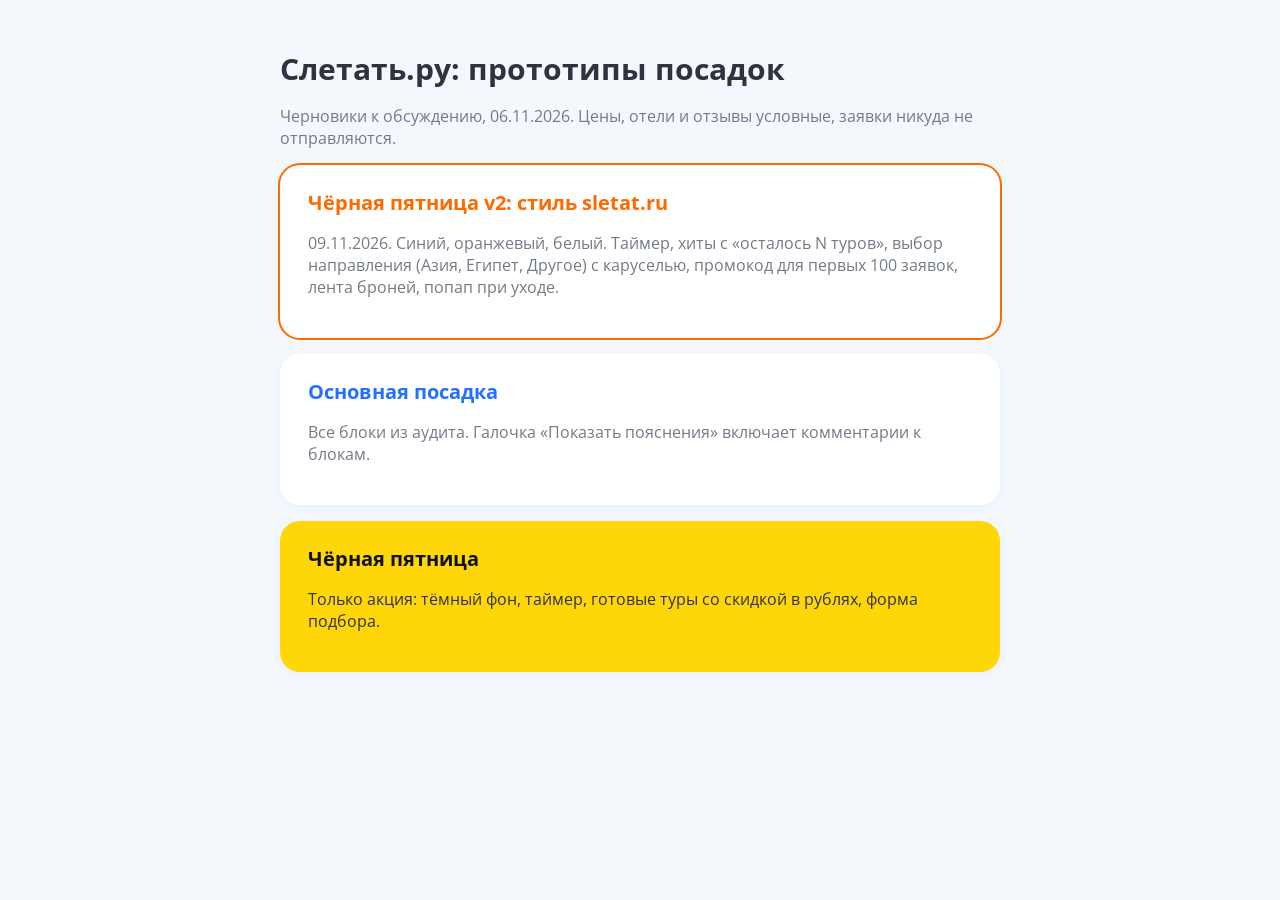
<file: index.html>
<!doctype html>
<html lang="ru"><head><meta charset="utf-8"><meta name="viewport" content="width=device-width, initial-scale=1">
<title>Слетать.ру: прототипы посадок</title>
<link href="https://fonts.googleapis.com/css2?family=Open+Sans:wght@400;700;800&display=swap" rel="stylesheet">
<style>body{font-family:'Open Sans',Arial,sans-serif;background:#F4F8FD;color:#313140;margin:0;padding:48px 16px}
main{max-width:720px;margin:0 auto}h1{font-size:30px;margin:0 0 8px}p{color:#727A87}
a.card{display:block;background:#fff;border-radius:20px;padding:24px 28px;margin-top:16px;text-decoration:none;color:inherit;box-shadow:0 2px 10px rgba(36,112,255,.06)}
a.card:hover{box-shadow:0 0 0 2px #2470FF}a.card b{font-size:20px;color:#2470FF}a.dark b{color:#111}a.dark{background:#FFD709}</style></head>
<body><main><h1>Слетать.ру: прототипы посадок</h1><p>Черновики к обсуждению, 06.11.2026. Цены, отели и отзывы условные, заявки никуда не отправляются.</p>
<a class="card" href="black-friday-v2.html" style="box-shadow:0 0 0 2px #FF6A00"><b style="color:#FF6A00">Чёрная пятница v2: стиль sletat.ru</b><p>09.11.2026. Синий, оранжевый, белый. Таймер, хиты с «осталось N туров», выбор направления (Азия, Египет, Другое) с каруселью, промокод для первых 100 заявок, лента броней, попап при уходе.</p></a>
<a class="card" href="base.html"><b>Основная посадка</b><p>Все блоки из аудита. Галочка «Показать пояснения» включает комментарии к блокам.</p></a>
<a class="card dark" href="black-friday.html"><b>Чёрная пятница</b><p style="color:#313140">Только акция: тёмный фон, таймер, готовые туры со скидкой в рублях, форма подбора.</p></a>
</main></body></html>
</file>
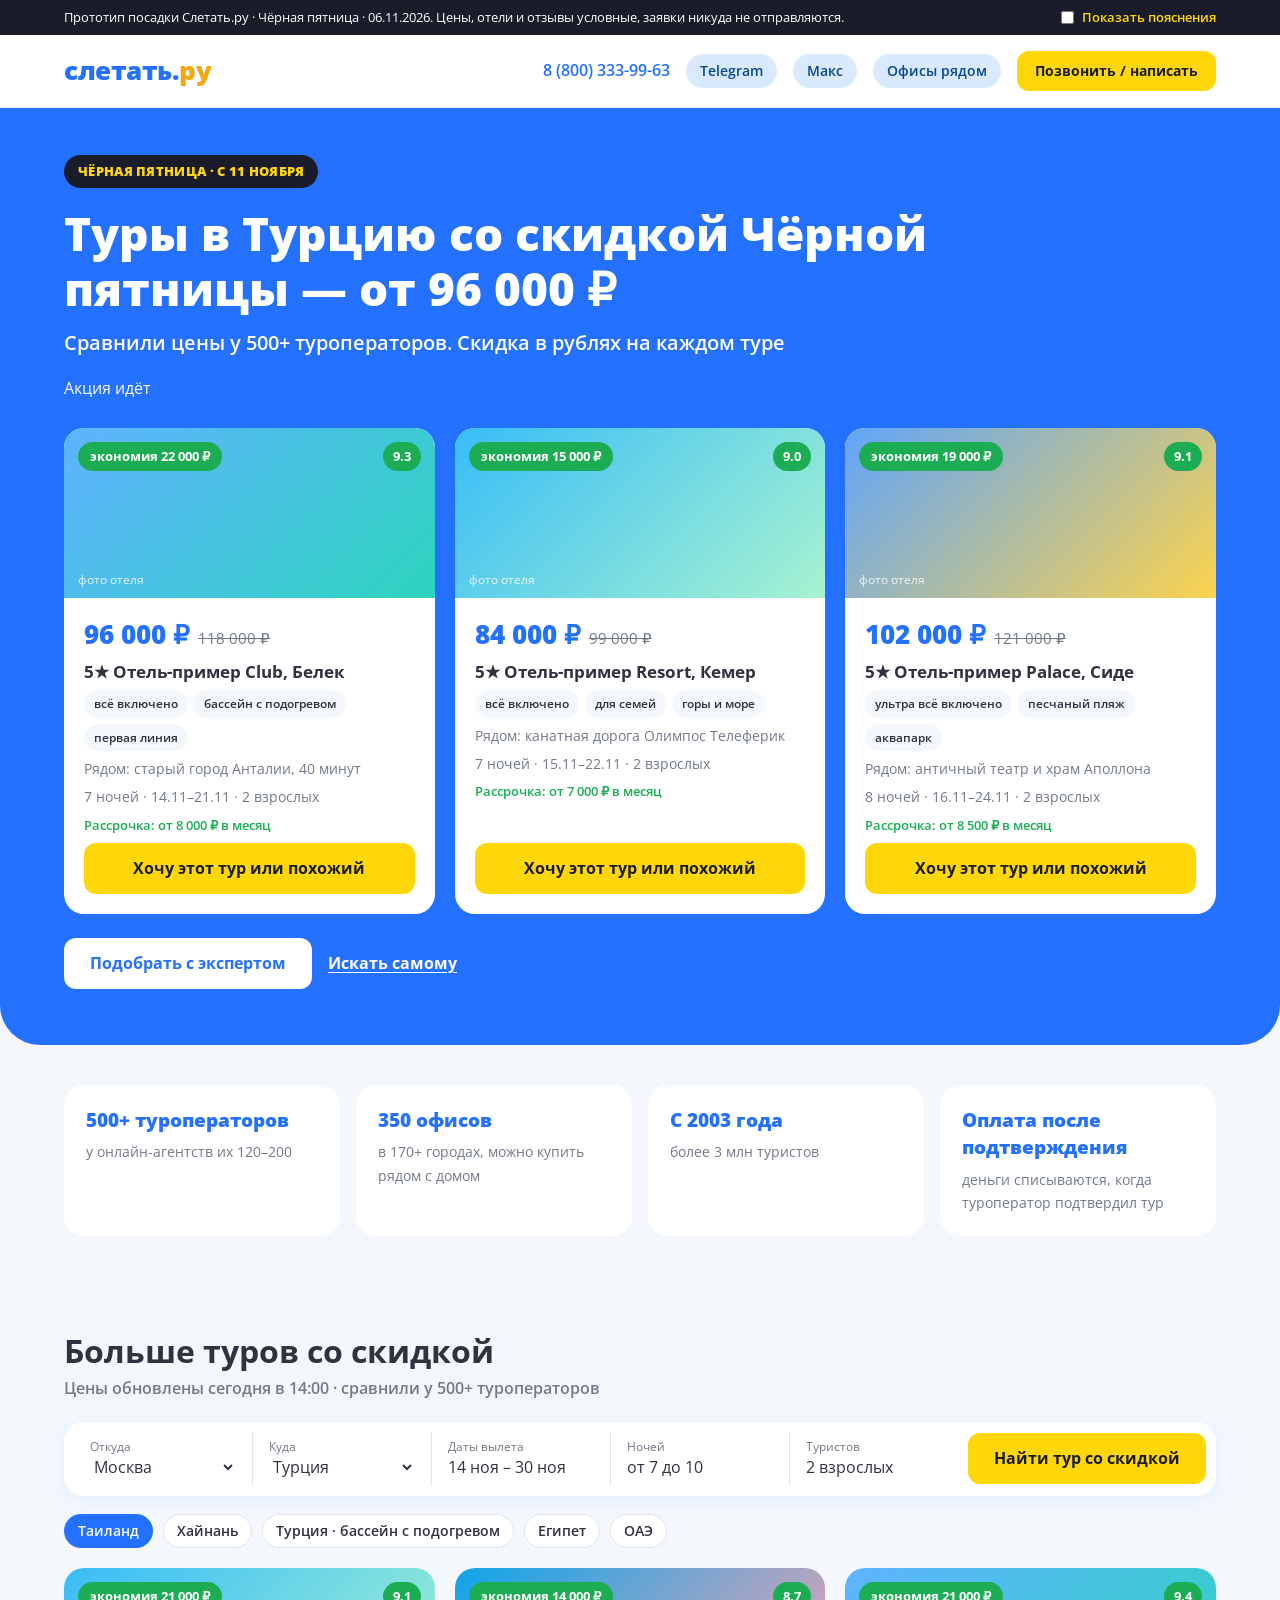
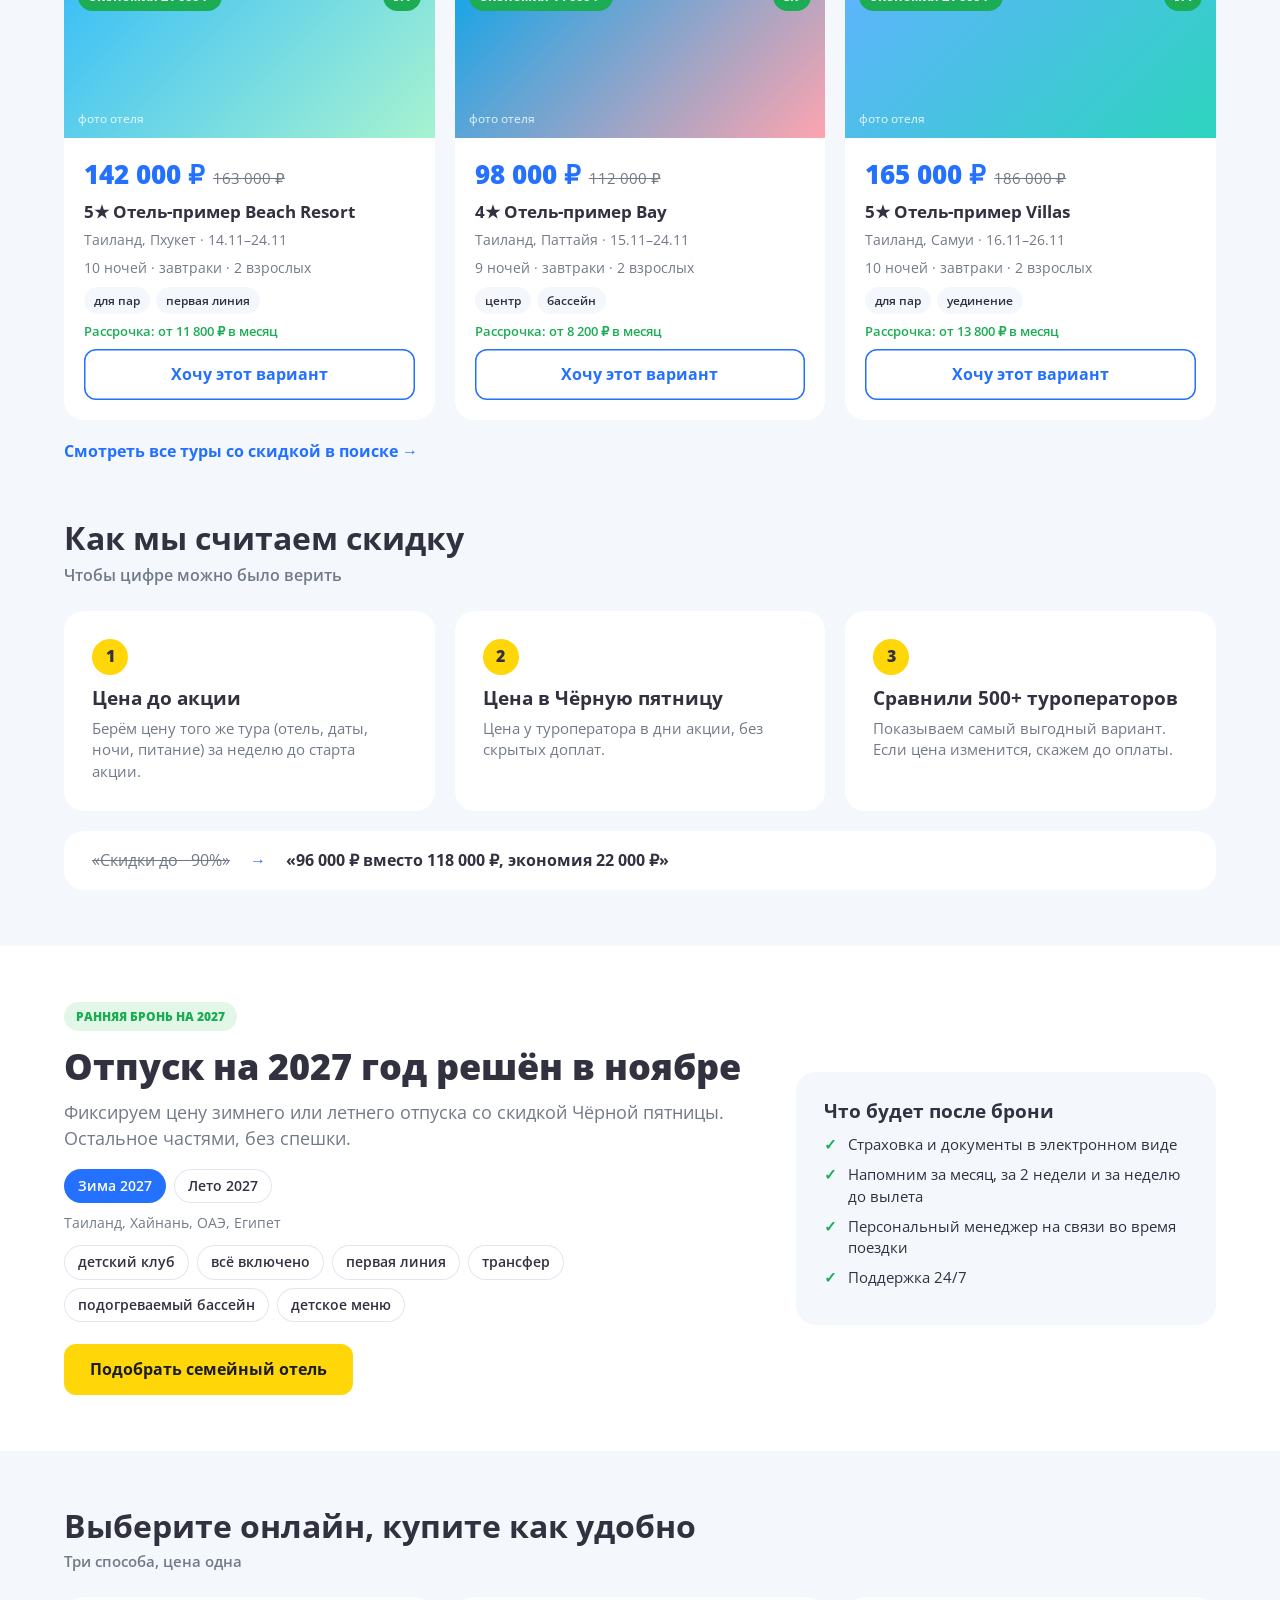
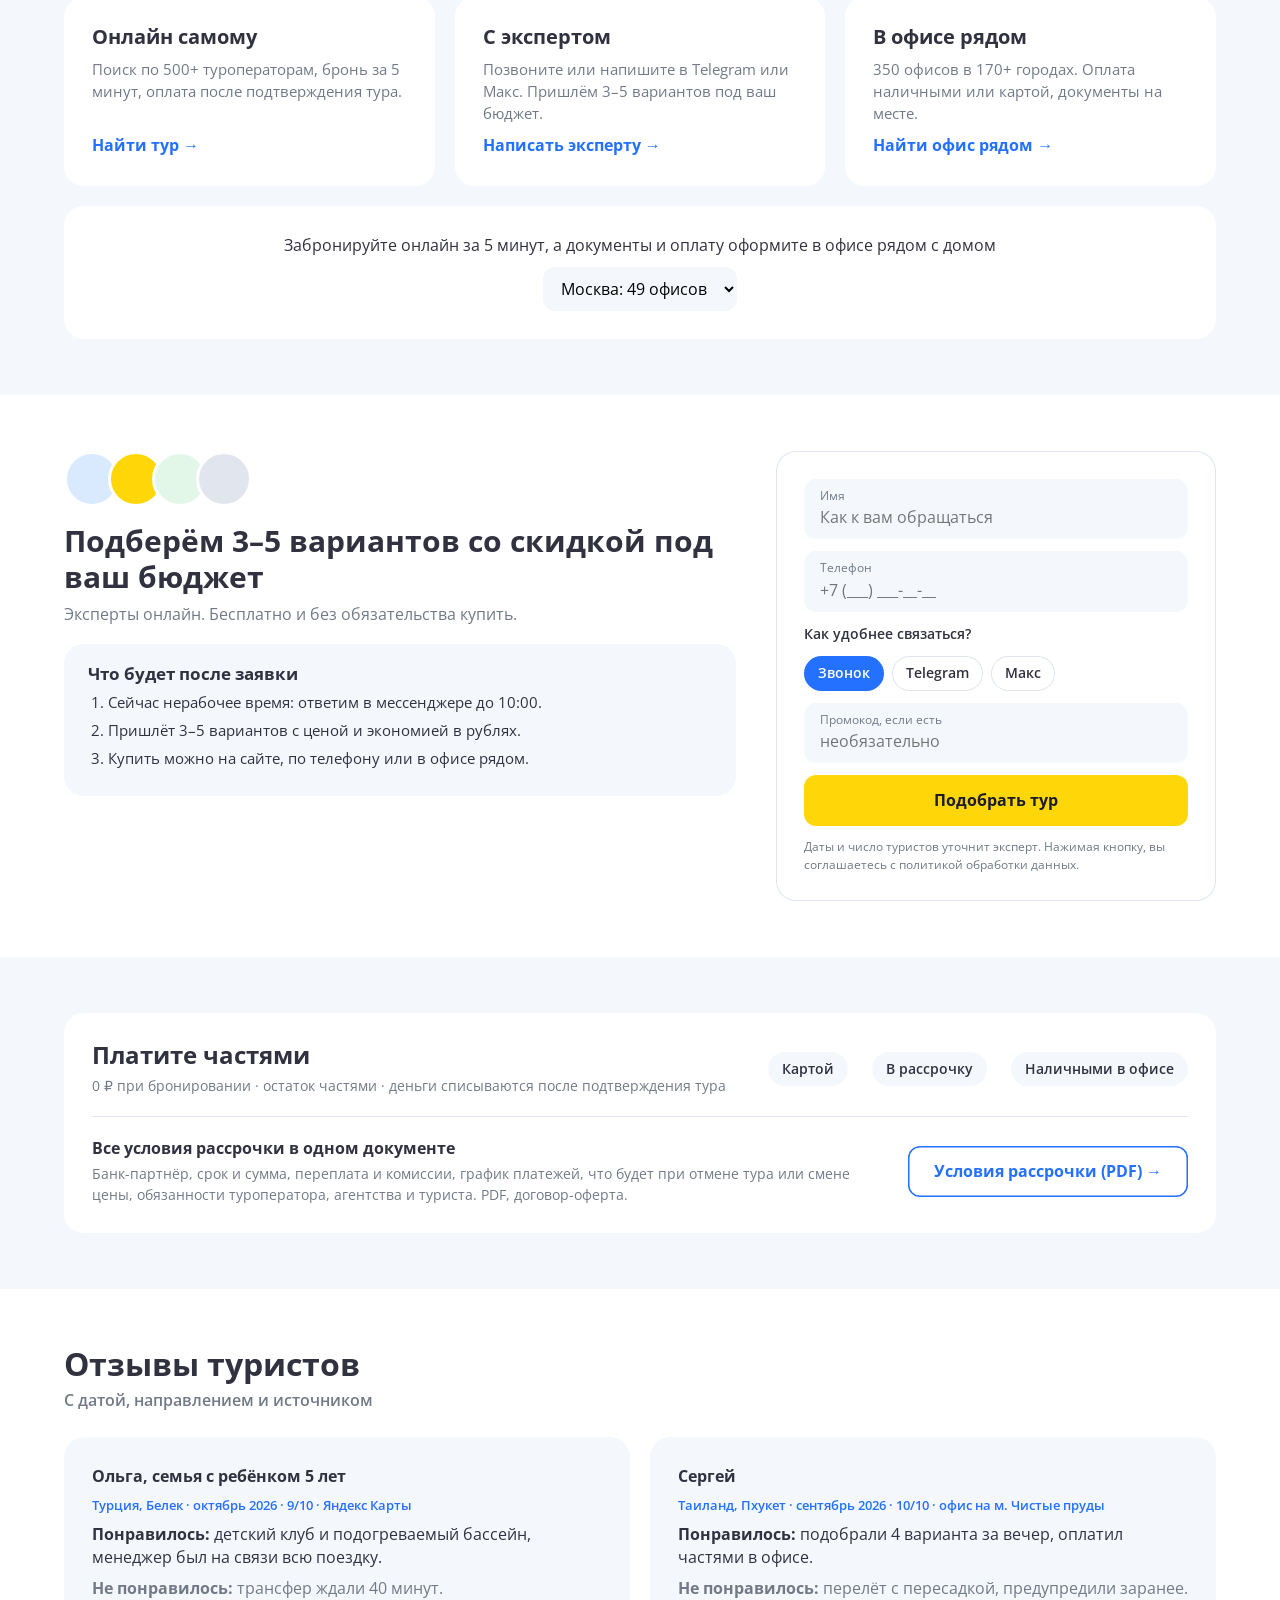
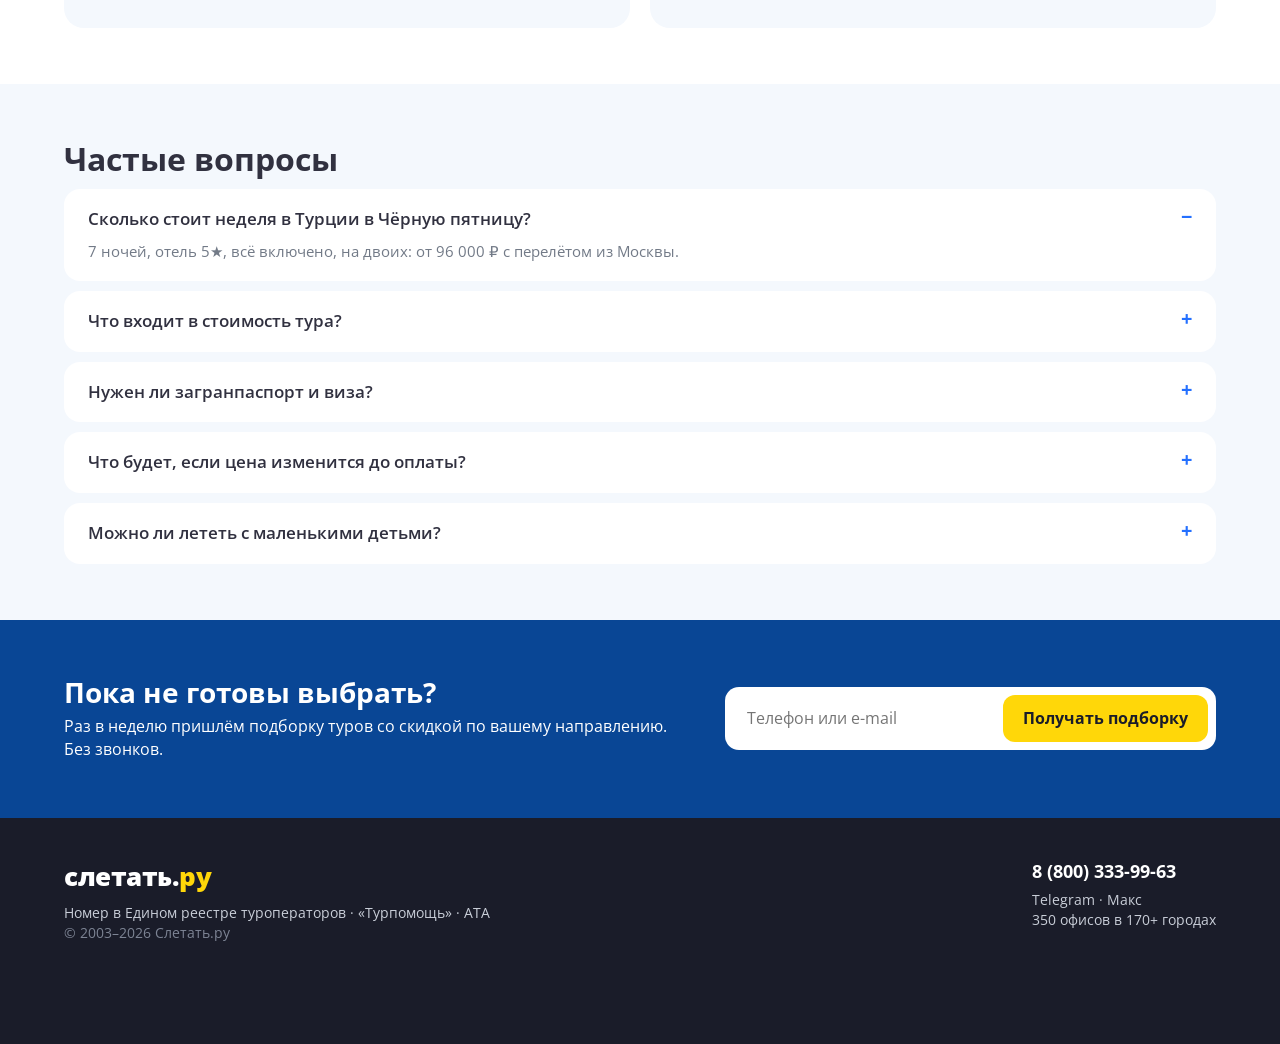
<file: base.html>
<!doctype html>
<html lang="ru">
<head>
<meta charset="utf-8">
<meta name="viewport" content="width=device-width, initial-scale=1">
<title>Туры в Турцию со скидкой Чёрной пятницы от 96 000 ₽ | Слетать.ру</title>
<link rel="preconnect" href="https://fonts.googleapis.com">
<link href="https://fonts.googleapis.com/css2?family=Open+Sans:wght@400;600;700;800&display=swap" rel="stylesheet">
<style>
:root{
  --blue:#2470FF; --blue-d:#094695; --yellow:#FFD709; --text:#313140; --grey:#727A87;
  --bg:#F4F8FD; --white:#fff; --green:#1CAD54; --green-bg:#E3F7E8; --line:#E1E6EE;
  --dark:#1A1C29; --light-blue:#D9EAFF; --note:#FFF8CC; --note-line:#EECC4D; --orange:#F6A70E;
  --r:20px;
}
*{box-sizing:border-box;margin:0;padding:0}
html{scroll-behavior:smooth}
body{font-family:'Open Sans',Arial,sans-serif;color:var(--text);background:var(--bg);font-size:16px;line-height:1.45}
a{color:var(--blue);text-decoration:none}
button{font:inherit;cursor:pointer;border:0}
.wrap{max-width:1200px;margin:0 auto;padding:0 24px}
h1,h2,h3{line-height:1.2}
h2{font-size:32px;font-weight:700}
.sub{color:var(--grey);font-weight:600;margin-top:6px}
section{padding:56px 0}
.card{background:var(--white);border-radius:var(--r)}
.btn{display:inline-flex;align-items:center;justify-content:center;gap:8px;padding:14px 26px;border-radius:12px;font-weight:700;font-size:16px;transition:filter .15s,transform .15s;text-align:center}
.btn:hover{filter:brightness(.96)}
.btn:active{transform:translateY(1px)}
.btn-y{background:var(--yellow);color:var(--dark)}
.btn-b{background:var(--blue);color:#fff}
.btn-w{background:#fff;color:var(--blue)}
.btn-o{background:#fff;color:var(--blue);box-shadow:inset 0 0 0 1.5px var(--blue)}
.chip{display:inline-flex;align-items:center;padding:7px 14px;border-radius:100px;font-size:14px;font-weight:600;background:#fff;white-space:nowrap}
.chip-line{box-shadow:inset 0 0 0 1px var(--line)}
.chip.active{background:var(--blue);color:#fff;box-shadow:none}
.price{font-size:26px;font-weight:800;color:var(--blue)}
.old{color:var(--grey);text-decoration:line-through;font-size:15px;margin-left:8px}
.eco{background:var(--green);color:#fff;font-size:13px;font-weight:700;padding:5px 12px;border-radius:100px}
.muted{color:var(--grey)}
.small{font-size:14px}

/* prototype bar */
.proto{background:var(--dark);color:#fff;font-size:13px;padding:8px 0}
.proto .wrap{display:flex;gap:16px;align-items:center;justify-content:space-between;flex-wrap:wrap}
.proto label{display:flex;gap:8px;align-items:center;cursor:pointer;font-weight:600;color:var(--yellow)}

/* header */
header{background:#fff;position:sticky;top:0;z-index:20;box-shadow:0 1px 0 var(--line)}
header .wrap{display:flex;align-items:center;gap:16px;height:72px}
.logo{font-size:26px;font-weight:800;color:var(--blue);letter-spacing:-.5px}
.logo span{color:var(--orange)}
header .grow{flex:1}
.hphone{font-weight:600;color:var(--blue)}
.hchip{background:var(--light-blue);color:var(--blue-d)}
@media(max-width:900px){header .hide-m{display:none}}

/* hero */
.hero{background:var(--blue);color:#fff;border-radius:0 0 40px 40px;padding:48px 0 56px}
.badge{display:inline-block;background:var(--dark);color:var(--yellow);font-weight:800;font-size:13px;padding:7px 14px;border-radius:100px;letter-spacing:.3px}
.hero h1{font-size:46px;font-weight:800;margin:18px 0 12px;max-width:900px}
.hero .lead{font-size:20px;font-weight:600}
.timer{display:flex;align-items:center;gap:10px;margin:20px 0 28px;flex-wrap:wrap}
.timer .t{background:var(--blue-d);border-radius:10px;padding:7px 14px;display:flex;gap:6px;align-items:baseline}
.timer b{font-size:20px;font-weight:800}
.timer small{font-size:13px}
.tours{display:grid;grid-template-columns:repeat(3,1fr);gap:20px}
.tour{color:var(--text);overflow:hidden;display:flex;flex-direction:column}
.ph{height:170px;position:relative;padding:14px;display:flex;justify-content:space-between;align-items:flex-start}
.ph .rate{background:var(--green);color:#fff;font-size:13px;font-weight:700;padding:5px 10px;border-radius:100px}
.ph .lbl{position:absolute;bottom:10px;left:14px;font-size:12px;color:rgba(255,255,255,.85)}
.g1{background:linear-gradient(135deg,#5fb3ff,#2dd4bf)}
.g2{background:linear-gradient(135deg,#38bdf8,#a7f3d0)}
.g3{background:linear-gradient(135deg,#60a5fa,#fcd34d)}
.g4{background:linear-gradient(135deg,#0ea5e9,#fda4af)}
.tour .body{padding:18px 20px 20px;display:flex;flex-direction:column;gap:8px;flex:1}
.tour h3{font-size:17px}
.pluses{display:flex;flex-wrap:wrap;gap:6px}
.pluses span{background:var(--bg);font-size:12px;font-weight:600;padding:5px 10px;border-radius:100px}
.tour .meta{font-size:14px;color:var(--grey)}
.tour .inst{font-size:13px;font-weight:600;color:var(--green)}
.tour .btn{margin-top:auto;width:100%}
.hero-alt{display:flex;gap:16px;align-items:center;margin-top:24px;flex-wrap:wrap}
.hero-alt a.self{color:#fff;font-weight:700;text-decoration:underline;text-underline-offset:3px}

/* trust */
.trust{display:grid;grid-template-columns:repeat(4,1fr);gap:16px;padding:40px 0}
.trust .card{padding:22px}
.trust b{display:block;font-size:19px;font-weight:800;color:var(--blue);margin-bottom:6px}

/* search */
.search{display:flex;align-items:center;padding:10px;gap:0;margin:22px 0 18px;box-shadow:0 4px 18px rgba(36,112,255,.08)}
.search .f{flex:1;padding:6px 16px;border-right:1px solid var(--line)}
.search .f:last-of-type{border:0}
.search label{display:block;font-size:12px;color:var(--grey)}
.search select,.search input{border:0;font:inherit;font-size:16px;color:var(--text);background:transparent;width:100%;outline:none}
.tabs{display:flex;gap:10px;flex-wrap:wrap;margin-bottom:20px}
.tabs .chip{cursor:pointer}
.more{display:inline-block;margin-top:20px;font-weight:700}

/* steps */
.grid3{display:grid;grid-template-columns:repeat(3,1fr);gap:20px;margin-top:24px}
.step{padding:28px}
.num{display:inline-flex;width:36px;height:36px;border-radius:50%;background:var(--yellow);font-weight:800;align-items:center;justify-content:center;margin-bottom:12px}
.step h3{font-size:19px;margin-bottom:8px}
.step p{color:var(--grey);font-size:15px}
.compare{margin-top:20px;padding:18px 28px;display:flex;gap:20px;align-items:center;flex-wrap:wrap}
.compare s{color:var(--grey)}

/* family */
.family{background:#fff}
.fam{display:grid;grid-template-columns:1fr 420px;gap:40px;align-items:center}
.tag-g{background:var(--green-bg);color:var(--green);font-weight:800;font-size:12px;padding:6px 12px;border-radius:100px;display:inline-block}
.fam h2{font-size:36px;font-weight:800;margin:14px 0 10px}
.fam .lead{font-size:18px;color:var(--grey)}
.seasons{display:flex;gap:8px;margin:18px 0 10px;flex-wrap:wrap}
.seasons .chip{cursor:pointer}
.filters{display:flex;flex-wrap:wrap;gap:8px;margin:12px 0 22px}
.after{background:var(--bg);padding:28px;border-radius:var(--r)}
.after h3{margin-bottom:12px}
.after li{list-style:none;margin:8px 0;padding-left:24px;position:relative;font-size:15px}
.after li:before{content:"✓";position:absolute;left:0;color:var(--green);font-weight:800}

/* buy */
.buy .card{padding:28px;display:flex;flex-direction:column;gap:10px}
.buy h3{font-size:20px}
.buy p{color:var(--grey);font-size:15px;flex:1}
.office{margin-top:20px;padding:20px 28px;display:flex;align-items:center;gap:20px;flex-wrap:wrap;justify-content:space-between}
.office select{font:inherit;padding:10px 14px;border-radius:12px;border:0;background:var(--bg)}

/* form */
.formsec{background:#fff}
.fw{display:grid;grid-template-columns:1fr 440px;gap:40px}
.avatars{display:flex;margin-bottom:16px}
.avatars i{width:56px;height:56px;border-radius:50%;border:3px solid #fff;margin-right:-12px;display:block}
.fw h2{font-size:30px}
.next{background:var(--bg);border-radius:var(--r);padding:20px 24px;margin-top:18px}
.next h3{font-size:17px;margin-bottom:8px}
.next ol{padding-left:20px;font-size:15px}
.next li{margin:6px 0}
form.lead-form{padding:28px;box-shadow:inset 0 0 0 1px var(--line);display:flex;flex-direction:column;gap:12px}
.fld{background:var(--bg);border-radius:12px;padding:8px 16px}
.fld label{display:block;font-size:12px;color:var(--grey)}
.fld input{border:0;background:transparent;font:inherit;width:100%;outline:none;padding:2px 0}
.channels{display:flex;gap:8px;flex-wrap:wrap}
.channels input{display:none}
.channels label{cursor:pointer}
.channels input:checked+.chip{background:var(--blue);color:#fff;box-shadow:none}
.legal{font-size:12px;color:var(--grey)}
.ok{display:none;padding:28px;background:var(--green-bg);border-radius:var(--r)}
.ok h3{color:var(--green);margin-bottom:8px}

/* pay */
.pay{padding:28px;display:flex;flex-direction:column;gap:20px}
.pay .row{display:flex;gap:24px;align-items:center;flex-wrap:wrap}
.pay .row .grow{flex:1;min-width:260px}
.pay hr{border:0;border-top:1px solid var(--line)}

/* reviews */
.reviews{background:#fff}
.rv{display:grid;grid-template-columns:1fr 1fr;gap:20px;margin-top:24px}
.rv .card{background:var(--bg);padding:28px;display:flex;flex-direction:column;gap:8px}
.rv .src{color:var(--blue);font-size:13px;font-weight:600}

/* faq */
details{background:#fff;border-radius:16px;padding:18px 24px;margin-top:10px}
summary{font-weight:600;font-size:17px;cursor:pointer;list-style:none;display:flex;justify-content:space-between;gap:16px}
summary::-webkit-details-marker{display:none}
summary:after{content:"+";color:var(--blue);font-weight:700;font-size:20px;line-height:1}
details[open] summary:after{content:"−"}
details p{color:var(--grey);margin-top:10px;font-size:15px}

/* deferred */
.deferred{background:var(--blue-d);color:#fff}
.deferred .wrap{display:flex;gap:32px;align-items:center;flex-wrap:wrap}
.deferred .grow{flex:1;min-width:280px}
.deferred form{display:flex;gap:10px;background:#fff;padding:8px;border-radius:14px}
.deferred input{border:0;font:inherit;padding:8px 14px;width:260px;outline:none}

footer{background:var(--dark);color:#C9CED8;padding:40px 0 100px}
footer .wrap{display:flex;gap:40px;justify-content:space-between;flex-wrap:wrap}
footer .logo{color:#fff}
footer .logo span{color:var(--yellow)}
footer b{color:#fff;font-size:18px}

/* sticky mobile bar */
.mbar{display:none;position:fixed;left:0;right:0;bottom:0;background:#fff;padding:10px 12px;gap:8px;box-shadow:0 -2px 12px rgba(0,0,0,.08);z-index:30}
.mbar .btn{flex:1;padding:12px}

/* modal */
.modal{position:fixed;inset:0;background:rgba(26,28,41,.55);display:none;align-items:center;justify-content:center;z-index:50;padding:16px}
.modal.open{display:flex}
.modal .box{background:#fff;border-radius:24px;max-width:460px;width:100%;padding:28px;position:relative;max-height:92vh;overflow:auto}
.modal .x{position:absolute;right:16px;top:12px;background:none;font-size:26px;color:var(--grey)}
.modal h3{font-size:22px;margin-bottom:6px;padding-right:24px}

/* notes (пояснения) */
.note{display:none;background:var(--note);box-shadow:inset 0 0 0 1px var(--note-line);border-radius:16px;padding:18px 22px;margin-top:24px;color:var(--text);font-size:14px}
.note b{display:block;color:var(--orange);font-size:12px;font-weight:800;letter-spacing:.3px;margin-bottom:4px}
.note ul{padding-left:18px}
.note li{margin:4px 0}
.note .s{color:var(--grey);margin-top:6px}
body.notes .note{display:block}
.hero .note,.deferred .note{color:var(--text)}

@media(max-width:900px){
  h2{font-size:26px}
  .hero{padding:32px 0 40px;border-radius:0 0 28px 28px}
  .hero h1{font-size:30px}
  .hero .lead{font-size:16px}
  .tours,.grid3,.rv,.trust{grid-template-columns:1fr}
  .tours{gap:14px}
  .fam,.fw{grid-template-columns:1fr}
  .search{flex-direction:column;align-items:stretch}
  .search .f{border-right:0;border-bottom:1px solid var(--line);padding:10px 8px}
  .search .btn{margin-top:8px}
  .deferred form{width:100%}
  .deferred input{width:100%}
  .mbar{display:flex}
  section{padding:40px 0}
}
</style>
</head>
<body>

<div class="proto"><div class="wrap">
  <span>Прототип посадки Слетать.ру · Чёрная пятница · 06.11.2026. Цены, отели и отзывы условные, заявки никуда не отправляются.</span>
  <label><input type="checkbox" id="notesToggle"> Показать пояснения</label>
</div></div>

<header><div class="wrap">
  <a class="logo" href="#">слетать.<span>ру</span></a>
  <div class="grow"></div>
  <a class="hphone" href="tel:88003339963">8 (800) 333-99-63</a>
  <a class="chip hchip hide-m" href="#">Telegram</a>
  <a class="chip hchip hide-m" href="#">Макс</a>
  <a class="chip hchip hide-m" href="#buy">Офисы рядом</a>
  <a class="btn btn-y hide-m" href="#expert" style="padding:10px 18px;font-size:14px">Позвонить / написать</a>
</div></header>

<!-- 1. Первый экран -->
<div class="hero"><div class="wrap">
  <span class="badge">ЧЁРНАЯ ПЯТНИЦА · С 11 НОЯБРЯ</span>
  <h1>Туры в Турцию со скидкой Чёрной пятницы — от 96 000 ₽</h1>
  <p class="lead">Сравнили цены у 500+ туроператоров. Скидка в рублях на каждом туре</p>
  <div class="timer"><span id="timerLabel">До старта акции:</span>
    <span class="t"><b id="tD">0</b><small>дн.</small></span>
    <span class="t"><b id="tH">0</b><small>ч</small></span>
    <span class="t"><b id="tM">0</b><small>мин</small></span>
  </div>
  <div class="tours" id="heroTours"></div>
  <div class="hero-alt">
    <a class="btn btn-w" href="#expert">Подобрать с экспертом</a>
    <a class="self" href="#search">Искать самому</a>
  </div>
  <div class="note"><b>БЛОК 1 · ПЕРВЫЙ ЭКРАН: ГОТОВЫЕ ТУРЫ</b><ul>
    <li>Заголовок повторяет запрос из объявления. Под каждое направление свой заголовок, цена в нём минимальная из витрины.</li>
    <li>Сразу 3 готовых тура с фото, плюсами, ночами, ценой и экономией в рублях. Чёрная пятница — импульсная покупка: человек видит отель и цену и представляет себя там (комментарий Натальи).</li>
    <li>Кнопка «Хочу этот тур или похожий»: заявка с названием отеля, менеджер подбирает похожее на нужные даты. Поиск ниже, в блоке 3.</li>
    <li>Дата старта 11.11 или 13.11, уточняется на синке. Таймер считает до 11.11.</li></ul>
    <p class="s">Аудит, ч.1, блок 1; конкуренты, блок 1; комментарии к концепции 1.</p></div>
</div></div>

<!-- 2. Цифры -->
<div class="wrap">
  <div class="trust">
    <div class="card"><b>500+ туроператоров</b><span class="muted small">у онлайн-агентств их 120–200</span></div>
    <div class="card"><b>350 офисов</b><span class="muted small">в 170+ городах, можно купить рядом с домом</span></div>
    <div class="card"><b>С 2003 года</b><span class="muted small">более 3 млн туристов</span></div>
    <div class="card"><b>Оплата после подтверждения</b><span class="muted small">деньги списываются, когда туроператор подтвердил тур</span></div>
  </div>
  <div class="note" style="margin-top:0"><b>БЛОК 2 · ОДНИ ЦИФРЫ НА ВСЕХ СТРАНИЦАХ</b><ul>
    <li>Вместо «15 лет» и «Гарантии лучшей цены» факты, которые можно проверить.</li>
    <li>Перед запуском свести с клиентом: 350 или 400 офисов, 100+ или 500+ туроператоров, «15 лет» или «с 2003 года».</li></ul>
    <p class="s">Аудит, ч.1, блок 3; раздел «Противоречия».</p></div>
</div>

<!-- 3. Витрина и поиск -->
<section id="search"><div class="wrap">
  <h2>Больше туров со скидкой</h2>
  <p class="sub">Цены обновлены сегодня в 14:00 · сравнили у 500+ туроператоров</p>
  <form class="card search" onsubmit="event.preventDefault();alert('В прототипе поиск не подключён. На сайте откроется поиск sletat.ru с этими параметрами и фильтром акции.')">
    <div class="f"><label>Откуда</label><select><option>Москва</option><option>Санкт-Петербург</option><option>Екатеринбург</option><option>Казань</option></select></div>
    <div class="f"><label>Куда</label><select id="sTo"><option>Турция</option><option>Таиланд</option><option>Хайнань</option><option>Египет</option><option>ОАЭ</option></select></div>
    <div class="f"><label>Даты вылета</label><input value="14 ноя – 30 ноя"></div>
    <div class="f"><label>Ночей</label><input value="от 7 до 10"></div>
    <div class="f"><label>Туристов</label><input value="2 взрослых"></div>
    <button class="btn btn-y">Найти тур со скидкой</button>
  </form>
  <div class="tabs" id="tabs"></div>
  <div class="tours" id="shopTours"></div>
  <a class="more" href="#">Смотреть все туры со скидкой в поиске →</a>
  <div class="note"><b>БЛОК 3 · ВИТРИНА И ПОИСК</b><ul>
    <li>В карточке цена, даты, ночи, питание, экономия в рублях и строка рассрочки. Зачёркиваем только настоящую цену.</li>
    <li>Кнопка открывает форму с названием отеля и не уводит на sletat.ru.</li>
    <li>Вкладки по направлениям из плана на октябрь, плюс Египет и ОАЭ. Поиск для тех, кто хочет искать сам.</li></ul>
    <p class="s">Аудит, ч.1, блоки 2 и 5; конкуренты, блоки 2, 4, 6.</p></div>
</div></section>

<!-- 4. Как считаем скидку -->
<section style="padding-top:0"><div class="wrap">
  <h2>Как мы считаем скидку</h2>
  <p class="sub">Чтобы цифре можно было верить</p>
  <div class="grid3">
    <div class="card step"><span class="num">1</span><h3>Цена до акции</h3><p>Берём цену того же тура (отель, даты, ночи, питание) за неделю до старта акции.</p></div>
    <div class="card step"><span class="num">2</span><h3>Цена в Чёрную пятницу</h3><p>Цена у туроператора в дни акции, без скрытых доплат.</p></div>
    <div class="card step"><span class="num">3</span><h3>Сравнили 500+ туроператоров</h3><p>Показываем самый выгодный вариант. Если цена изменится, скажем до оплаты.</p></div>
  </div>
  <div class="card compare"><s>«Скидки до −90%»</s><span style="color:var(--blue);font-weight:700">→</span><b>«96 000 ₽ вместо 118 000 ₽, экономия 22 000 ₽»</b></div>
  <div class="note"><b>БЛОК 4 · «КАК МЫ СЧИТАЕМ СКИДКУ»</b><ul>
    <li>Блок показывает, откуда взялась скидка. Конкуренты пишут «до −50…−90%», мы называем точную сумму.</li>
    <li>Правило №1 бренда: если фразу может сказать любой турсайт, она не подходит.</li></ul>
    <p class="s">Идеи ЧП, «Как говорить о скидках»; стратегия, блок 3.</p></div>
</div></section>

<!-- 5. Ранняя бронь 2027 -->
<section class="family"><div class="wrap">
  <div class="fam">
    <div>
      <span class="tag-g">РАННЯЯ БРОНЬ НА 2027</span>
      <h2>Отпуск на 2027 год решён в ноябре</h2>
      <p class="lead">Фиксируем цену зимнего или летнего отпуска со скидкой Чёрной пятницы. Остальное частями, без спешки.</p>
      <div class="seasons" id="seasons">
        <span class="chip active" data-s="winter">Зима 2027</span>
        <span class="chip chip-line" data-s="summer">Лето 2027</span>
      </div>
      <p class="small muted" id="seasonText">Таиланд, Хайнань, ОАЭ, Египет</p>
      <div class="filters">
        <span class="chip chip-line">детский клуб</span><span class="chip chip-line">всё включено</span><span class="chip chip-line">первая линия</span><span class="chip chip-line">трансфер</span><span class="chip chip-line">подогреваемый бассейн</span><span class="chip chip-line">детское меню</span>
      </div>
      <a class="btn btn-y" href="#expert" data-hotel="Ранняя бронь 2027, семейный отель">Подобрать семейный отель</a>
    </div>
    <div class="after"><h3>Что будет после брони</h3><ul>
      <li>Страховка и документы в электронном виде</li>
      <li>Напомним за месяц, за 2 недели и за неделю до вылета</li>
      <li>Персональный менеджер на связи во время поездки</li>
      <li>Поддержка 24/7</li></ul></div>
  </div>
  <div class="note"><b>БЛОК 5 · РАННЯЯ БРОНЬ НА 2027 ДЛЯ СЕМЕЙ</b><ul>
    <li>Семьи не ищут горящий тур на завтра. В Чёрную пятницу им можно предложить заранее зафиксировать цену отпуска.</li>
    <li>Не только лето: многие летают зимой (комментарий Натальи). Зимой Таиланд, Хайнань, ОАЭ, Египет.</li>
    <li>Размер скидки раннего бронирования уточнить у Даши.</li></ul>
    <p class="s">Идеи ЧП, концепция 2; стратегия, блок 2 (семьи ~40%, маржа раннего бронирования 12–18%).</p></div>
</div></section>

<!-- 6. Как купить -->
<section class="buy" id="buy"><div class="wrap">
  <h2>Выберите онлайн, купите как удобно</h2>
  <p class="sub">Три способа, цена одна</p>
  <div class="grid3">
    <div class="card"><h3>Онлайн самому</h3><p>Поиск по 500+ туроператорам, бронь за 5 минут, оплата после подтверждения тура.</p><a href="#search"><b>Найти тур →</b></a></div>
    <div class="card"><h3>С экспертом</h3><p>Позвоните или напишите в Telegram или Макс. Пришлём 3–5 вариантов под ваш бюджет.</p><a href="#expert"><b>Написать эксперту →</b></a></div>
    <div class="card"><h3>В офисе рядом</h3><p>350 офисов в 170+ городах. Оплата наличными или картой, документы на месте.</p><a href="#"><b>Найти офис рядом →</b></a></div>
  </div>
  <div class="card office"><span>Забронируйте онлайн за 5 минут, а документы и оплату оформите в офисе рядом с домом</span>
    <select aria-label="Ваш город"><option>Москва: 49 офисов</option><option>Санкт-Петербург</option><option>Екатеринбург</option><option>Другой город</option></select></div>
  <div class="note"><b>БЛОК 6 · КАК КУПИТЬ</b><ul>
    <li>Блок «Как можно купить тур» с главной, сокращённый до трёх способов.</li>
    <li>Ответ на довод Travelata «не успеете доехать до офиса»: бронь онлайн, документы в офисе.</li>
    <li>Макс вместо WhatsApp, как на главной sletat.ru (комментарий Натальи). Число офисов по городам кроме Москвы взять у клиента.</li></ul>
    <p class="s">Аудит, ч.1, блок 4; конкуренты, блоки 5 и 8.</p></div>
</div></section>

<!-- 7. Форма -->
<section class="formsec" id="expert"><div class="wrap">
  <div class="fw">
    <div>
      <div class="avatars"><i style="background:var(--light-blue)"></i><i style="background:var(--yellow)"></i><i style="background:var(--green-bg)"></i><i style="background:var(--line)"></i></div>
      <h2>Подберём 3–5 вариантов со скидкой под ваш бюджет</h2>
      <p class="muted" style="margin-top:8px">Эксперты онлайн. Бесплатно и без обязательства купить.</p>
      <div class="next"><h3>Что будет после заявки</h3><ol>
        <li id="slaText">Эксперт свяжется за 15 минут удобным для вас способом.</li>
        <li>Пришлёт 3–5 вариантов с ценой и экономией в рублях.</li>
        <li>Купить можно на сайте, по телефону или в офисе рядом.</li></ol></div>
    </div>
    <div class="card" style="padding:0">
      <form class="card lead-form" id="mainForm"></form>
    </div>
  </div>
  <div class="note"><b>БЛОК 7 · КОРОТКАЯ ФОРМА И СРОК ОТВЕТА</b><ul>
    <li>Обязательны только имя и телефон. Канал: звонок, Telegram или Макс.</li>
    <li>Кнопка и форма называют одно действие: «Подобрать тур».</li>
    <li>Отель из карточки и промокод попадают в заявку.</li>
    <li>Ночью и в выходные обещание меняется на «ответим в мессенджере до 10:00»: люди часто ищут туры в нерабочее время (комментарий Натальи). Рабочие часы и срок «15 минут» уточнить.</li></ul>
    <p class="s">Аудит, ч.1, блок 8; конкуренты, блоки 3 и 10; отчёт за 3-й квартал (из заявки в холд ~31%).</p></div>
</div></section>

<!-- 8. Оплата -->
<section><div class="wrap">
  <div class="card pay">
    <div class="row">
      <div class="grow"><h2 style="font-size:24px">Платите частями</h2><p class="muted small" style="margin-top:6px">0 ₽ при бронировании · остаток частями · деньги списываются после подтверждения тура</p></div>
      <span class="chip" style="background:var(--bg)">Картой</span><span class="chip" style="background:var(--bg)">В рассрочку</span><span class="chip" style="background:var(--bg)">Наличными в офисе</span>
    </div>
    <hr>
    <div class="row">
      <div class="grow"><b>Все условия рассрочки в одном документе</b><p class="muted small" style="margin-top:4px">Банк-партнёр, срок и сумма, переплата и комиссии, график платежей, что будет при отмене тура или смене цены, обязанности туроператора, агентства и туриста. PDF, договор-оферта.</p></div>
      <a class="btn btn-o" href="#" onclick="event.preventDefault();alert('Документ с условиями рассрочки нужно получить у Слетать.ру.')">Условия рассрочки (PDF) →</a>
    </div>
  </div>
  <div class="note"><b>БЛОК 8 · ОПЛАТА ЧАСТЯМИ И УСЛОВИЯ РАССРОЧКИ</b><ul>
    <li>У цены в карточке строка о рассрочке, здесь короткий блок условий и ссылка на документ в форме договора.</li>
    <li>Документ и название банка запросить у Слетать.ру: на сайте их нет.</li></ul>
    <p class="s">Конкуренты, блок 6 (Level.travel); главная sletat.ru «Безопасная оплата».</p></div>
</div></section>

<!-- 9. Отзывы -->
<section class="reviews"><div class="wrap">
  <h2>Отзывы туристов</h2>
  <p class="sub">С датой, направлением и источником</p>
  <div class="rv">
    <div class="card"><b>Ольга, семья с ребёнком 5 лет</b><span class="src">Турция, Белек · октябрь 2026 · 9/10 · Яндекс Карты</span><p><b>Понравилось:</b> детский клуб и подогреваемый бассейн, менеджер был на связи всю поездку.</p><p class="muted"><b>Не понравилось:</b> трансфер ждали 40 минут.</p></div>
    <div class="card"><b>Сергей</b><span class="src">Таиланд, Пхукет · сентябрь 2026 · 10/10 · офис на м. Чистые пруды</span><p><b>Понравилось:</b> подобрали 4 варианта за вечер, оплатил частями в офисе.</p><p class="muted"><b>Не понравилось:</b> перелёт с пересадкой, предупредили заранее.</p></div>
  </div>
  <div class="note"><b>БЛОК 9 · ОТЗЫВЫ С ДАТОЙ И ИСТОЧНИКОМ</b><ul>
    <li>Направление или отель, дата, оценка, источник. Поля «понравилось» и «не понравилось».</li>
    <li>Тексты придуманы, чтобы показать формат.</li></ul>
    <p class="s">Аудит, ч.1, блок 7; конкуренты, блок 7.</p></div>
</div></section>

<!-- 10. FAQ -->
<section><div class="wrap">
  <h2>Частые вопросы</h2>
  <details open><summary>Сколько стоит неделя в Турции в Чёрную пятницу?</summary><p>7 ночей, отель 5★, всё включено, на двоих: от 96 000 ₽ с перелётом из Москвы.</p></details>
  <details><summary>Что входит в стоимость тура?</summary><p>Перелёт, трансфер, отель, питание по выбранному тарифу и медицинская страховка. Что входит в конкретный тур, написано в карточке.</p></details>
  <details><summary>Нужен ли загранпаспорт и виза?</summary><p>Для Турции, Египта, ОАЭ, Таиланда и Хайнаня нужен загранпаспорт. Визовые правила по каждой стране эксперт пришлёт вместе с подборкой.</p></details>
  <details><summary>Что будет, если цена изменится до оплаты?</summary><p>Предупредим до оплаты и предложим варианты. Деньги списываются только после того, как туроператор подтвердил тур.</p></details>
  <details><summary>Можно ли лететь с маленькими детьми?</summary><p>Да. В фильтрах есть детский клуб, детское меню и первая линия, эксперт подберёт отели для семьи.</p></details>
  <div class="note"><b>БЛОК 10 · ВОПРОСЫ ПРО САМ ТУР</b><ul>
    <li>Без этих ответов человек идёт искать их в поисковике и может не вернуться.</li>
    <li>Ответы в прототипе черновые, сверить с клиентом (особенно визы и состав тура).</li></ul>
    <p class="s">Конкуренты, блок 8 (Level.travel).</p></div>
</div></section>

<!-- 11. Отложенный спрос -->
<section class="deferred"><div class="wrap">
  <div class="grow"><h2 style="font-size:28px">Пока не готовы выбрать?</h2><p style="margin-top:6px">Раз в неделю пришлём подборку туров со скидкой по вашему направлению. Без звонков.</p></div>
  <form id="digest" onsubmit="event.preventDefault();this.outerHTML='<p style=&quot;font-weight:700&quot;>Готово. Первая подборка придёт в понедельник.</p>'">
    <input required placeholder="Телефон или e-mail" aria-label="Телефон или e-mail">
    <button class="btn btn-y" style="padding:12px 20px">Получать подборку</button>
  </form>
  <div class="note" style="flex-basis:100%"><b>БЛОК 11 · ДЛЯ ТЕХ, КТО ПОКА НЕ ГОТОВ К ЗВОНКУ</b><ul>
    <li>Подборка раз в неделю из CRM вместо отслеживания цены: Тильда сама цену не отследит (комментарий Натальи), а разработка не нужна.</li>
    <li>Уточнить у Даши, умеет ли так CRM.</li></ul>
    <p class="s">Конкуренты, блок 9; записка по квизу.</p></div>
</div></section>

<footer><div class="wrap">
  <div><div class="logo">слетать.<span>ру</span></div>
    <p class="small" style="margin-top:8px">Номер в Едином реестре туроператоров · «Турпомощь» · АТА</p>
    <p class="small" style="color:#7d8494">© 2003–2026 Слетать.ру</p>
    <div class="note" style="max-width:520px"><b>БЛОК 12 · ГАРАНТИИ И РЕЕСТРЫ</b><ul><li>Какие реестры есть у компании и год основания уточнить у клиента.</li></ul></div>
  </div>
  <div><b>8 (800) 333-99-63</b><p class="small" style="margin-top:6px">Telegram · Макс</p><p class="small">350 офисов в 170+ городах</p></div>
</div></footer>

<div class="mbar"><a class="btn btn-y" href="tel:88003339963">Позвонить</a><a class="btn btn-b" href="#expert">Написать</a></div>

<div class="modal" id="modal"><div class="box">
  <button class="x" aria-label="Закрыть" onclick="closeModal()">×</button>
  <h3>Подберём этот тур или похожий</h3>
  <p class="muted small" style="margin-bottom:14px">На ваши даты и бюджет</p>
  <form class="lead-form" id="modalForm" style="padding:0;box-shadow:none"></form>
</div></div>

<script>
// ---------- данные (условные) ----------
const HERO=[
 {g:'g1',name:'5★ Отель-пример Club, Белек',plus:['всё включено','бассейн с подогревом','первая линия'],near:'Рядом: старый город Анталии, 40 минут',meta:'7 ночей · 14.11–21.11 · 2 взрослых',p:96000,o:118000,r:'9.3'},
 {g:'g2',name:'5★ Отель-пример Resort, Кемер',plus:['всё включено','для семей','горы и море'],near:'Рядом: канатная дорога Олимпос Телеферик',meta:'7 ночей · 15.11–22.11 · 2 взрослых',p:84000,o:99000,r:'9.0'},
 {g:'g3',name:'5★ Отель-пример Palace, Сиде',plus:['ультра всё включено','песчаный пляж','аквапарк'],near:'Рядом: античный театр и храм Аполлона',meta:'8 ночей · 16.11–24.11 · 2 взрослых',p:102000,o:121000,r:'9.1'}];
const SHOP={
 'Таиланд':[{g:'g2',name:'5★ Отель-пример Beach Resort',where:'Таиланд, Пхукет · 14.11–24.11',meta:'10 ночей · завтраки · 2 взрослых',p:142000,o:163000,r:'9.1',tags:['для пар','первая линия']},
            {g:'g4',name:'4★ Отель-пример Bay',where:'Таиланд, Паттайя · 15.11–24.11',meta:'9 ночей · завтраки · 2 взрослых',p:98000,o:112000,r:'8.7',tags:['центр','бассейн']},
            {g:'g1',name:'5★ Отель-пример Villas',where:'Таиланд, Самуи · 16.11–26.11',meta:'10 ночей · завтраки · 2 взрослых',p:165000,o:186000,r:'9.4',tags:['для пар','уединение']}],
 'Хайнань':[{g:'g3',name:'5★ Отель-пример Bay Resort',where:'Хайнань, Санья · 15.11–24.11',meta:'9 ночей · завтраки · 2 взрослых',p:152000,o:171000,r:'8.9',tags:['для семей','детский клуб']},
            {g:'g2',name:'5★ Отель-пример Yalong',where:'Хайнань, Ялунвань · 16.11–25.11',meta:'9 ночей · завтраки · 2 взрослых',p:168000,o:189000,r:'9.2',tags:['первая линия','для пар']}],
 'Турция · бассейн с подогревом':[{g:'g1',name:'5★ Отель-пример Club',where:'Турция, Белек · 14.11–21.11',meta:'7 ночей · всё включено · 2 взрослых',p:96000,o:118000,r:'9.3',tags:['бассейн с подогревом','для семей']},
            {g:'g3',name:'5★ Отель-пример Thermal',where:'Турция, Аланья · 15.11–22.11',meta:'7 ночей · всё включено · 2 взрослых',p:79000,o:93000,r:'8.8',tags:['бассейн с подогревом','спа']}],
 'Египет':[{g:'g4',name:'5★ Отель-пример Reef',where:'Египет, Шарм-эш-Шейх · 14.11–24.11',meta:'10 ночей · всё включено · 2 взрослых',p:89000,o:104000,r:'9.0',tags:['риф','для семей']},
            {g:'g2',name:'4★ Отель-пример Beach',where:'Египет, Хургада · 16.11–23.11',meta:'7 ночей · всё включено · 2 взрослых',p:61000,o:72000,r:'8.6',tags:['песчаный вход','аквапарк']}],
 'ОАЭ':[{g:'g3',name:'5★ Отель-пример Marina',where:'ОАЭ, Дубай · 15.11–22.11',meta:'7 ночей · завтраки · 2 взрослых',p:118000,o:136000,r:'9.1',tags:['пляж','город рядом']},
        {g:'g1',name:'4★ Отель-пример Coast',where:'ОАЭ, Рас-эль-Хайма · 16.11–23.11',meta:'7 ночей · всё включено · 2 взрослых',p:92000,o:107000,r:'8.8',tags:['всё включено','для семей']}]};
const rub=n=>n.toLocaleString('ru-RU').replace(/ /g,' ')+' ₽';
const inst=n=>'Рассрочка: от '+rub(Math.round(n/12/100)*100)+' в месяц';

function heroCard(t){return `<article class="card tour"><div class="ph ${t.g}"><span class="eco">экономия ${rub(t.o-t.p)}</span><span class="rate">${t.r}</span><span class="lbl">фото отеля</span></div>
<div class="body"><div><span class="price">${rub(t.p)}</span><span class="old">${rub(t.o)}</span></div><h3>${t.name}</h3>
<div class="pluses">${t.plus.map(x=>`<span>${x}</span>`).join('')}</div><div class="meta">${t.near}</div><div class="meta">${t.meta}</div><div class="inst">${inst(t.p)}</div>
<button class="btn btn-y" data-hotel="${t.name}, ${t.meta}">Хочу этот тур или похожий</button></div></article>`}
function shopCard(t){return `<article class="card tour"><div class="ph ${t.g}"><span class="eco">экономия ${rub(t.o-t.p)}</span><span class="rate">${t.r}</span><span class="lbl">фото отеля</span></div>
<div class="body"><div><span class="price">${rub(t.p)}</span><span class="old">${rub(t.o)}</span></div><h3>${t.name}</h3><div class="meta">${t.where}</div><div class="meta">${t.meta}</div>
<div class="pluses">${t.tags.map(x=>`<span>${x}</span>`).join('')}</div><div class="inst">${inst(t.p)}</div>
<button class="btn btn-o" data-hotel="${t.name}, ${t.where}">Хочу этот вариант</button></div></article>`}
document.getElementById('heroTours').innerHTML=HERO.map(heroCard).join('');
const tabs=document.getElementById('tabs'),shop=document.getElementById('shopTours');
function showTab(k){tabs.querySelectorAll('.chip').forEach(c=>{c.classList.toggle('active',c.dataset.k===k);c.classList.toggle('chip-line',c.dataset.k!==k)});shop.innerHTML=SHOP[k].map(shopCard).join('')}
tabs.innerHTML=Object.keys(SHOP).map(k=>`<span class="chip chip-line" data-k="${k}">${k}</span>`).join('');
tabs.addEventListener('click',e=>{const c=e.target.closest('.chip');if(c)showTab(c.dataset.k)});
showTab('Таиланд');

// сезоны ранней брони
const SEASON={winter:'Таиланд, Хайнань, ОАЭ, Египет',summer:'Турция, Египет (список летних направлений уточнить у клиента)'};
document.getElementById('seasons').addEventListener('click',e=>{const c=e.target.closest('.chip');if(!c)return;
 document.querySelectorAll('#seasons .chip').forEach(x=>{x.classList.toggle('active',x===c);x.classList.toggle('chip-line',x!==c)});
 document.getElementById('seasonText').textContent=SEASON[c.dataset.s]});

// таймер: до старта 11.11 (дата уточняется на синке)
const START=new Date('2026-11-11T00:00:00+03:00');
function tick(){const d=START-new Date();const l=document.getElementById('timerLabel');
 if(d<=0){l.textContent='Акция идёт';['tD','tH','tM'].forEach(id=>document.getElementById(id).parentElement.style.display='none');return}
 document.getElementById('tD').textContent=Math.floor(d/864e5);document.getElementById('tH').textContent=Math.floor(d/36e5)%24;document.getElementById('tM').textContent=Math.floor(d/6e4)%60}
tick();setInterval(tick,30000);

// рабочее время: 9–21 по Москве в будни (допущение)
function isWorkTime(){const m=new Date(new Date().toLocaleString('en-US',{timeZone:'Europe/Moscow'}));const h=m.getHours(),wd=m.getDay();return wd>0&&wd<6&&h>=9&&h<21}
const SLA=isWorkTime()?'Эксперт свяжется за 15 минут удобным для вас способом.':'Сейчас нерабочее время: ответим в мессенджере до 10:00.';
document.getElementById('slaText').textContent=SLA;

// формы (заявки никуда не отправляются)
function formHTML(hotel){return `
<div class="fld"><label>Имя</label><input name="name" required placeholder="Как к вам обращаться"></div>
<div class="fld"><label>Телефон</label><input name="phone" required type="tel" placeholder="+7 (___) ___-__-__" inputmode="tel"></div>
<div class="small" style="font-weight:600">Как удобнее связаться?</div>
<div class="channels">${['Звонок','Telegram','Макс'].map((c,i)=>`<label><input type="radio" name="ch" ${i?'':'checked'}><span class="chip chip-line">${c}</span></label>`).join('')}</div>
${hotel?`<div class="fld"><label>Интересует</label><input name="hotel" value="${hotel}"></div>`:''}
<div class="fld"><label>Промокод, если есть</label><input name="promo" placeholder="необязательно"></div>
<button class="btn btn-y" style="width:100%">Подобрать тур</button>
<p class="legal">Даты и число туристов уточнит эксперт. Нажимая кнопку, вы соглашаетесь с политикой обработки данных.</p>`}
function okHTML(){return `<div class="ok" style="display:block"><h3>Заявка принята</h3><p>${SLA}</p><p style="margin-top:8px">Пришлём 3–5 вариантов с ценой и экономией в рублях. Купить можно на сайте, по телефону или в офисе рядом.</p></div>`}
function bindForm(f,hotel){f.innerHTML=formHTML(hotel);
 const ph=f.querySelector('[name=phone]');
 ph.addEventListener('input',()=>{let d=ph.value.replace(/\D/g,'');if(d[0]==='8')d='7'+d.slice(1);if(d[0]!=='7')d='7'+d;d=d.slice(0,11);
  let s='+7';if(d.length>1)s+=' ('+d.slice(1,4);if(d.length>=4)s+=')';if(d.length>4)s+=' '+d.slice(4,7);if(d.length>7)s+='-'+d.slice(7,9);if(d.length>9)s+='-'+d.slice(9,11);ph.value=s});
 f.onsubmit=e=>{e.preventDefault();if(ph.value.replace(/\D/g,'').length<11){ph.focus();ph.parentElement.style.boxShadow='inset 0 0 0 1.5px #e5484d';return}f.outerHTML=okHTML()}}
bindForm(document.getElementById('mainForm'));
const modal=document.getElementById('modal');
function openModal(h){bindForm(document.getElementById('modalForm')||(()=>{const f=document.createElement('form');f.className='lead-form';f.id='modalForm';f.style.cssText='padding:0;box-shadow:none';modal.querySelector('.box').appendChild(f);modal.querySelector('.ok')?.remove();return f})(),h);modal.classList.add('open')}
function closeModal(){modal.classList.remove('open')}
modal.addEventListener('click',e=>{if(e.target===modal)closeModal()});
document.addEventListener('keydown',e=>{if(e.key==='Escape')closeModal()});
document.addEventListener('click',e=>{const b=e.target.closest('button[data-hotel]');if(b){e.preventDefault();openModal(b.dataset.hotel)}});

// пояснения
const nt=document.getElementById('notesToggle');
nt.addEventListener('change',()=>document.body.classList.toggle('notes',nt.checked));
</script>
</body>
</html>
</file>
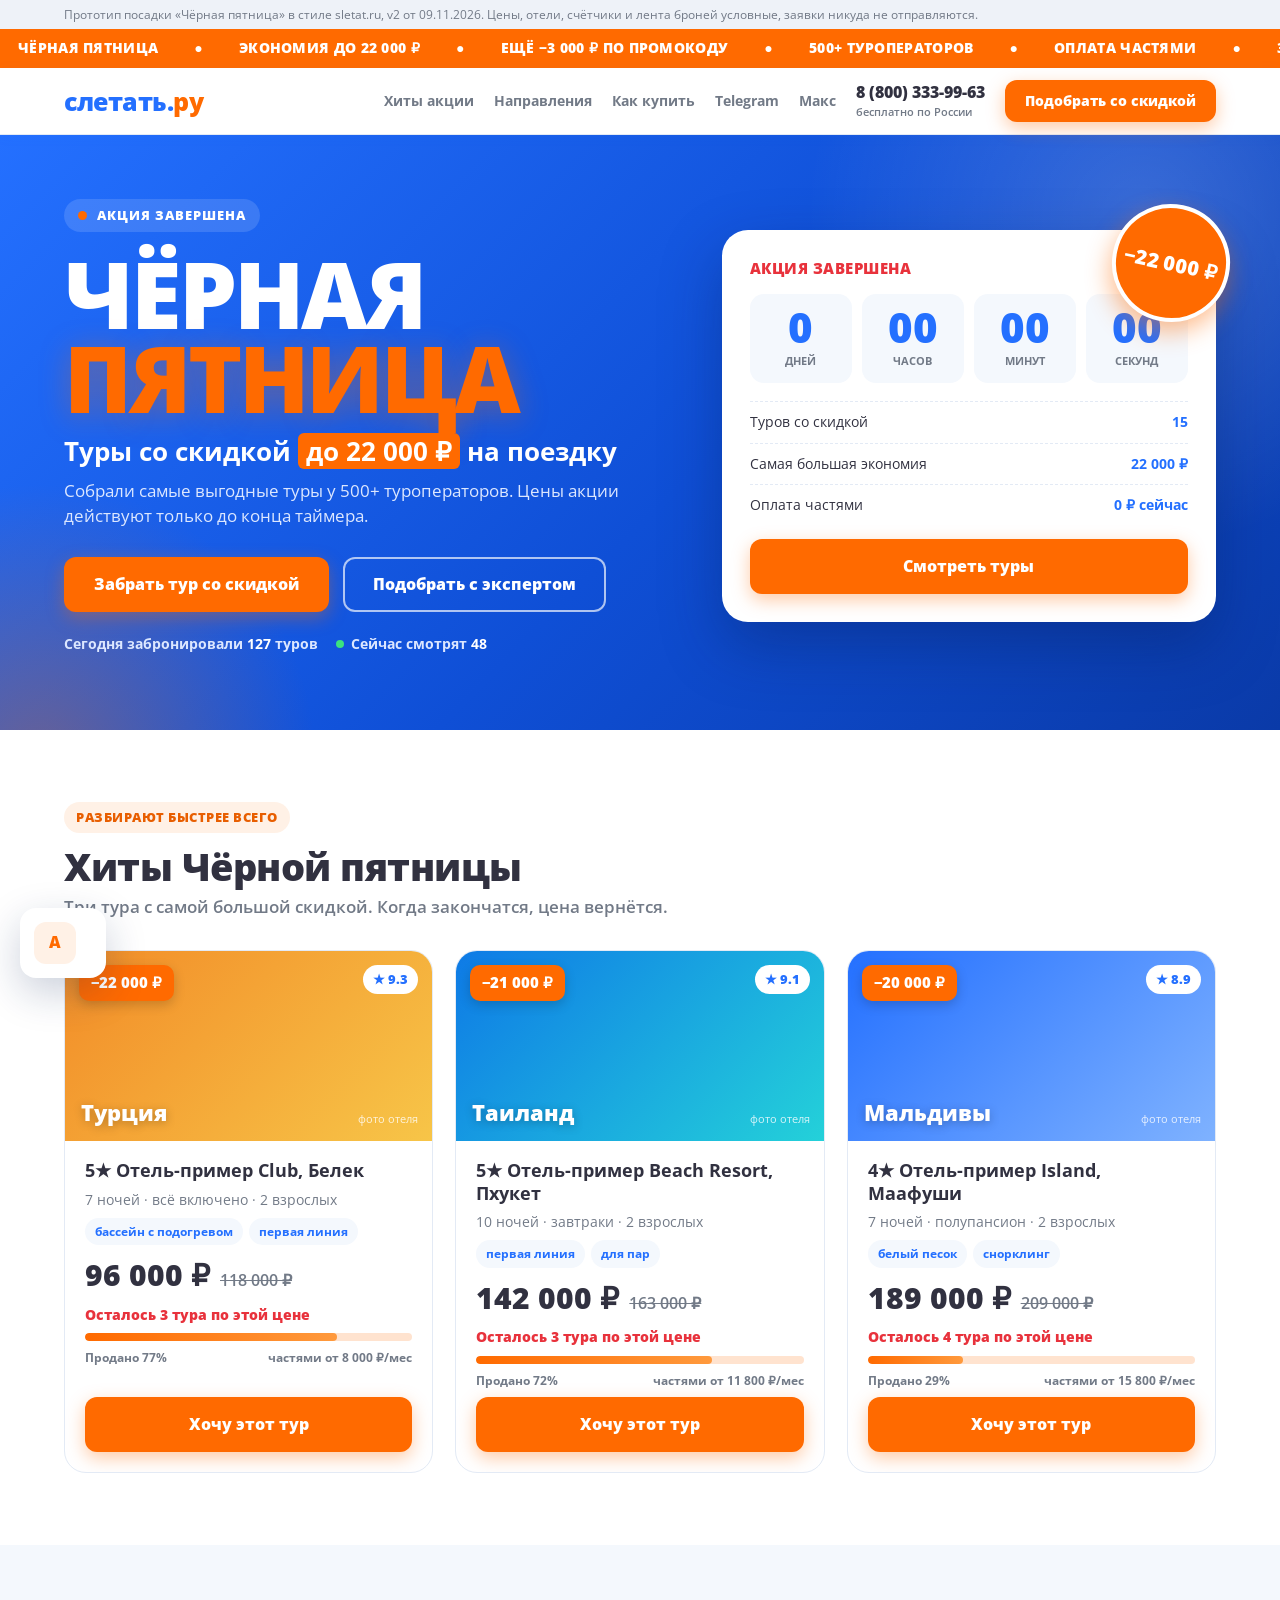
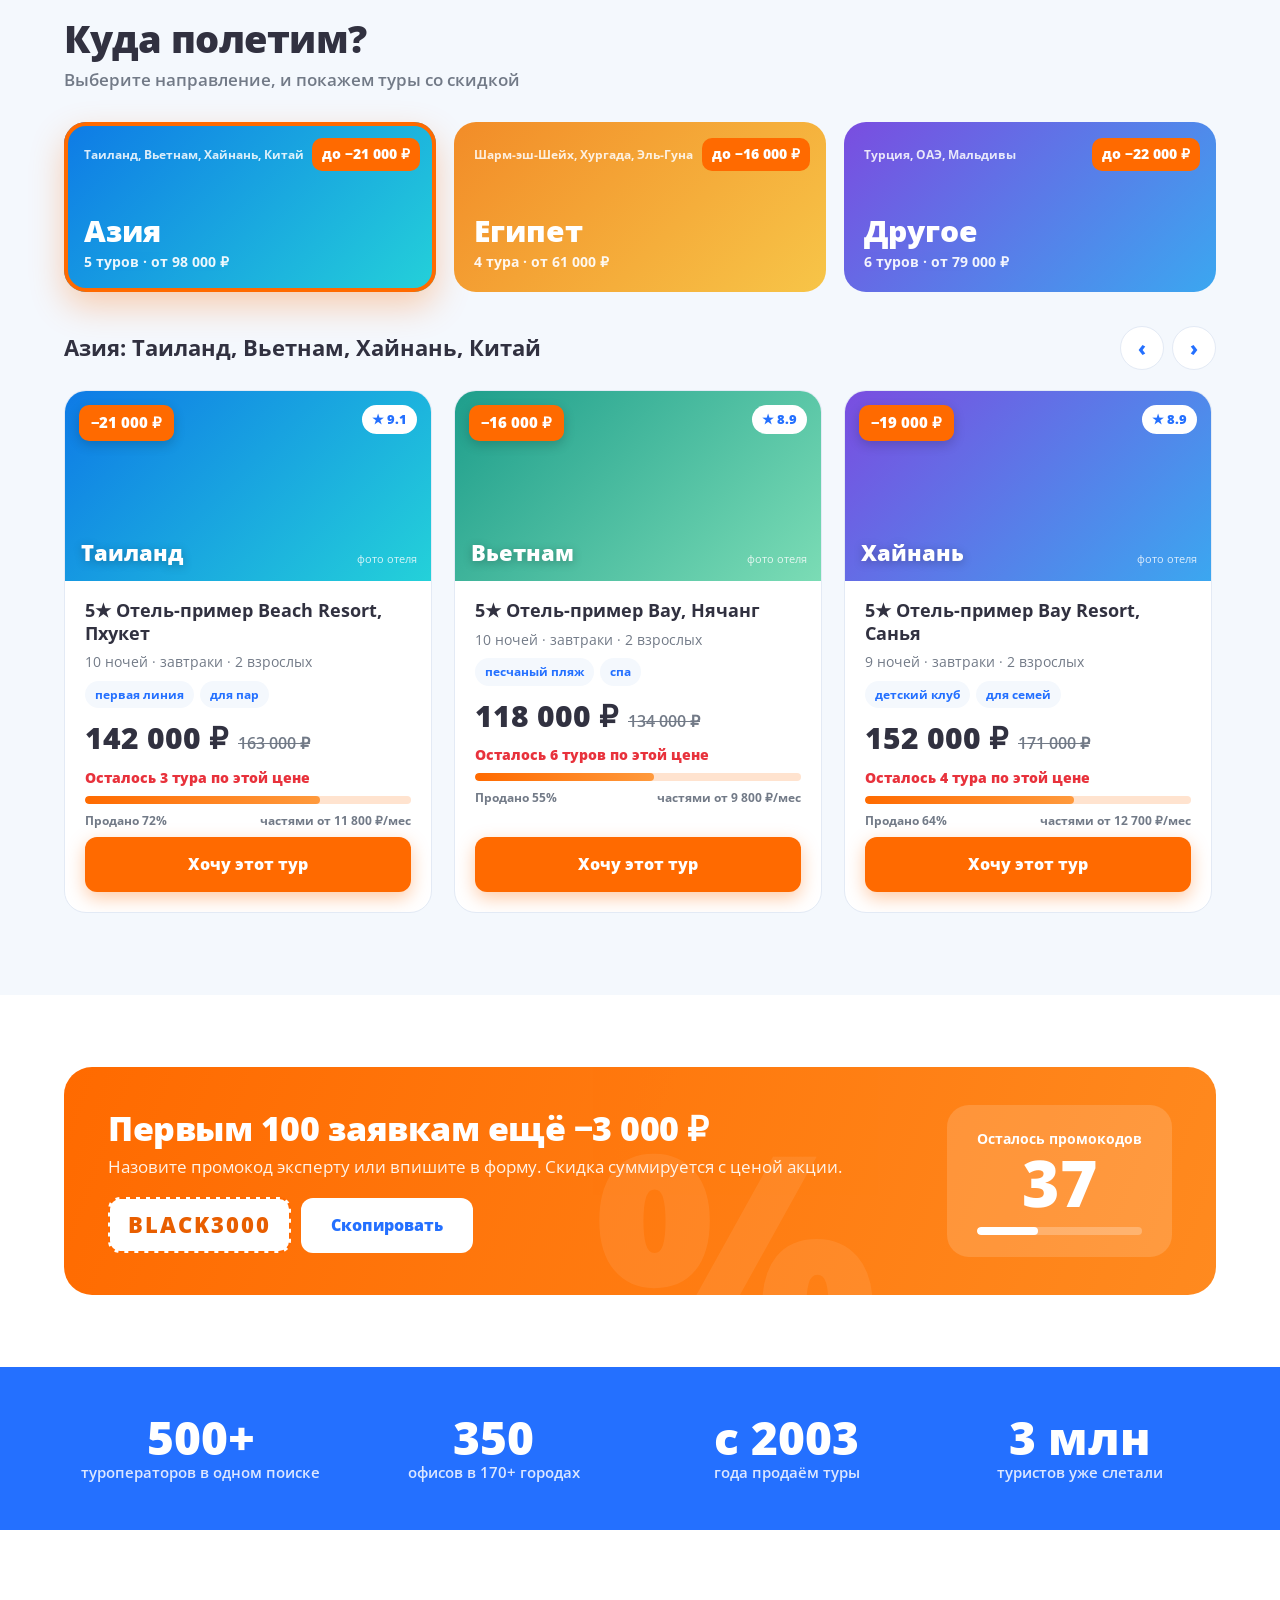
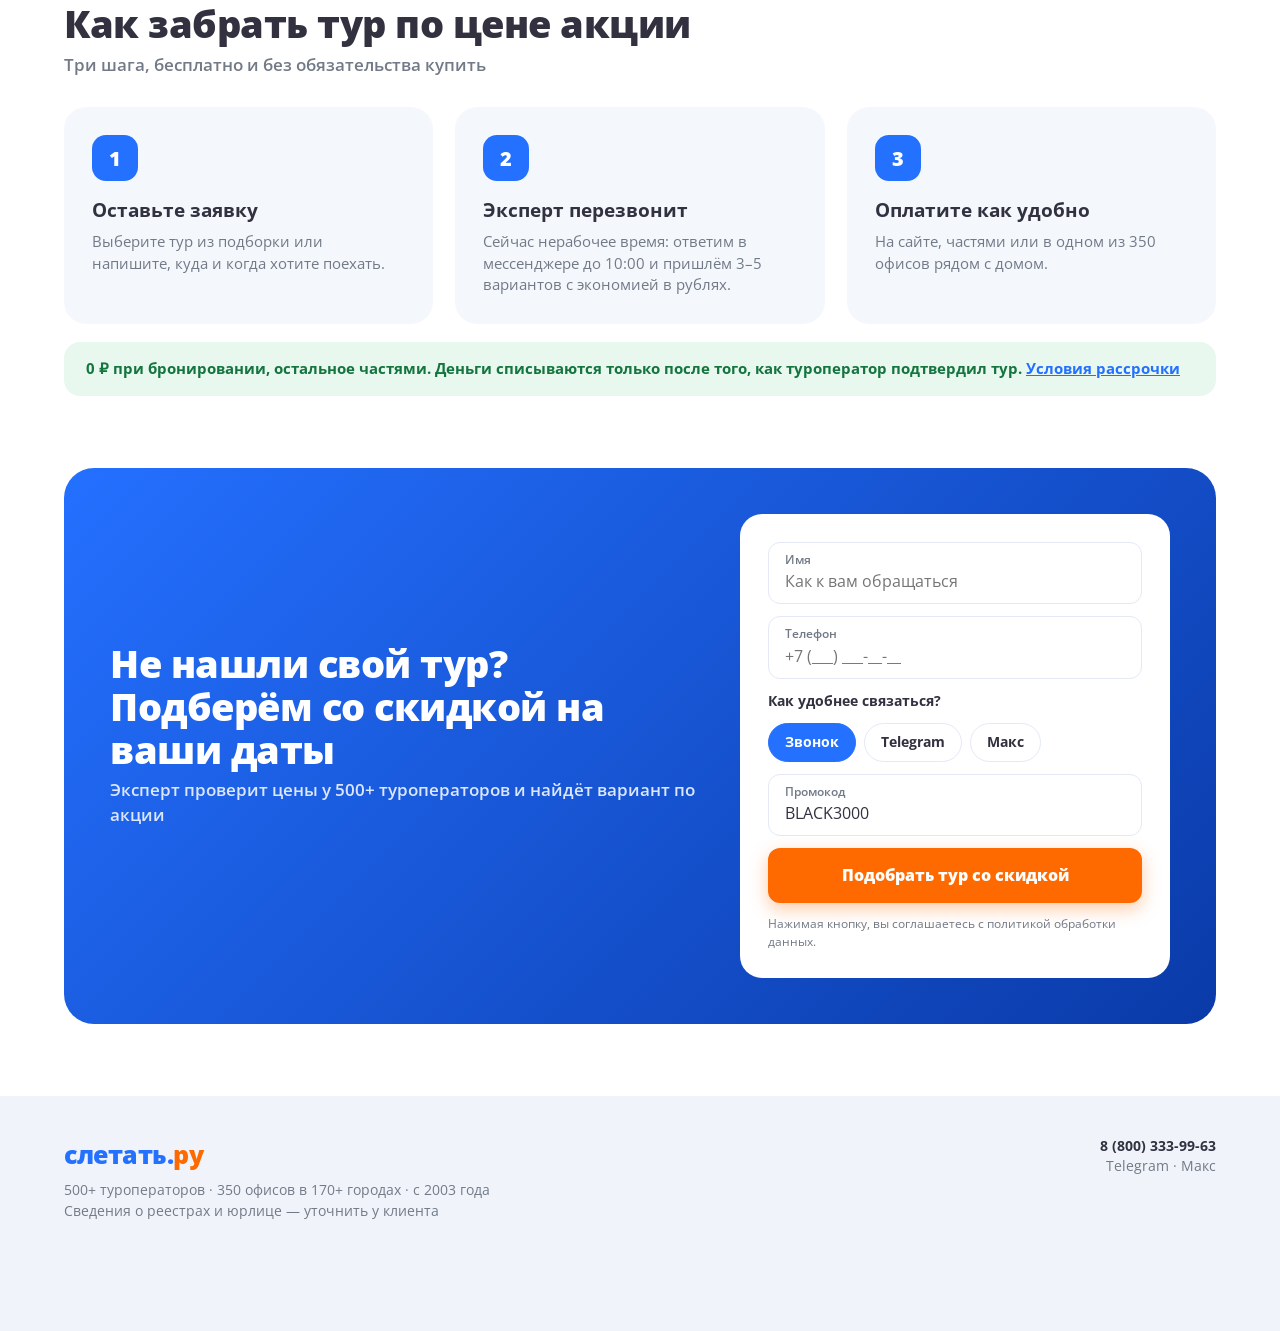
<file: black-friday-v2.html>
<!doctype html>
<html lang="ru">
<head>
<meta charset="utf-8">
<meta name="viewport" content="width=device-width, initial-scale=1">
<title>Чёрная пятница в Слетать.ру: туры со скидкой</title>
<link rel="preconnect" href="https://fonts.googleapis.com">
<link href="https://fonts.googleapis.com/css2?family=Open+Sans:wght@400;600;700;800&display=swap" rel="stylesheet">
<style>
:root{
  --blue:#2470FF; --blue-d:#0F4FD6; --blue-dd:#0A3AA8; --sky:#F4F8FD; --line:#E3EAF5;
  --orange:#FF6A00; --orange-d:#E85E00; --orange-l:#FFF1E6;
  --text:#313140; --muted:#727A87; --white:#fff; --red:#E8323C; --green:#1FA35B;
}
*{box-sizing:border-box;margin:0;padding:0}
html{scroll-behavior:smooth}
body{font-family:'Open Sans',Arial,sans-serif;background:var(--white);color:var(--text);line-height:1.45;overflow-x:hidden}
a{color:inherit;text-decoration:none}
button{font:inherit;border:0;cursor:pointer;background:none;color:inherit}
.wrap{max-width:1200px;margin:0 auto;padding:0 24px}
section{padding:72px 0}
h2{font-size:38px;font-weight:800;line-height:1.12;letter-spacing:-.5px}
.sub{color:var(--muted);font-weight:600;margin-top:8px;font-size:17px}
.btn{display:inline-flex;align-items:center;justify-content:center;gap:8px;padding:16px 30px;border-radius:12px;font-weight:800;font-size:16px;transition:transform .15s,box-shadow .15s,background .15s;white-space:nowrap}
.btn:hover{transform:translateY(-2px)}
.btn-o{background:var(--orange);color:#fff;box-shadow:0 6px 18px rgba(255,106,0,.35)}
.btn-o:hover{background:var(--orange-d);box-shadow:0 10px 26px rgba(255,106,0,.45)}
.btn-pulse{animation:glow 1.8s infinite}
@keyframes glow{0%{box-shadow:0 0 0 0 rgba(255,106,0,.55)}70%{box-shadow:0 0 0 16px rgba(255,106,0,0)}100%{box-shadow:0 0 0 0 rgba(255,106,0,0)}}
.btn-w{background:#fff;color:var(--blue)}
.btn-line{box-shadow:inset 0 0 0 2px #ffffffaa;color:#fff}
.btn-line:hover{box-shadow:inset 0 0 0 2px #fff}
.btn-b{box-shadow:inset 0 0 0 2px var(--blue);color:var(--blue)}

/* плашка прототипа */
.proto{background:#EEF2F8;color:var(--muted);font-size:12px;padding:6px 0}

/* верх: бегущая строка + шапка */
.top{position:sticky;top:0;z-index:40}
.ticker{background:var(--orange);color:#fff;overflow:hidden;white-space:nowrap;font-weight:800;font-size:14px;padding:9px 0;letter-spacing:.3px}
.ticker div{display:inline-block;animation:run 40s linear infinite}
.ticker span{margin:0 18px}
@keyframes run{to{transform:translateX(-50%)}}
header{background:#fff;border-bottom:1px solid var(--line);box-shadow:0 2px 12px rgba(36,112,255,.06)}
header .wrap{display:flex;align-items:center;gap:20px;height:66px}
.logo{font-size:25px;font-weight:800;color:var(--blue);letter-spacing:-.5px}
.logo span{color:var(--orange)}
.grow{flex:1}
.hlink{font-size:14px;font-weight:700;color:var(--muted)}
.hlink:hover{color:var(--blue)}
.hphone{font-weight:800;font-size:16px}
.hphone small{display:block;font-size:11px;color:var(--muted);font-weight:600}
header .btn{padding:11px 20px;font-size:14px}
@media(max-width:980px){.hide-m{display:none!important}}

/* первый экран */
.hero{position:relative;overflow:hidden;background:linear-gradient(135deg,var(--blue) 0%,var(--blue-d) 55%,var(--blue-dd) 100%);color:#fff;padding:64px 0 76px}
.hero:before{content:"";position:absolute;width:760px;height:760px;right:-240px;top:-300px;background:radial-gradient(circle,rgba(255,255,255,.18),transparent 62%)}
.hero:after{content:"";position:absolute;width:600px;height:600px;left:-260px;bottom:-330px;background:radial-gradient(circle,rgba(255,106,0,.35),transparent 65%)}
.hero .wrap{position:relative;z-index:1;display:grid;grid-template-columns:1.25fr 1fr;gap:40px;align-items:center}
.kicker{display:inline-flex;gap:10px;align-items:center;font-weight:800;font-size:13px;letter-spacing:1px;background:#ffffff22;padding:7px 14px;border-radius:100px}
.kicker i{width:9px;height:9px;border-radius:50%;background:var(--orange);box-shadow:0 0 0 0 rgba(255,106,0,.7);animation:dot 1.4s infinite}
@keyframes dot{70%{box-shadow:0 0 0 10px rgba(255,106,0,0)}}
.mega{font-size:92px;font-weight:800;line-height:.92;letter-spacing:-3px;margin:20px 0 14px;text-transform:uppercase}
.mega span{color:var(--orange);display:block;text-shadow:0 4px 30px rgba(255,106,0,.35)}
.hero h1{font-size:26px;font-weight:700;line-height:1.25}
.hero h1 b{background:var(--orange);padding:0 8px;border-radius:6px;white-space:nowrap}
.hero .lead{color:#DCE7FF;font-size:17px;margin-top:12px;max-width:560px}
.hero-cta{display:flex;gap:14px;margin-top:28px;flex-wrap:wrap}
.social{display:flex;gap:18px;flex-wrap:wrap;margin-top:22px;font-size:14px;font-weight:700;color:#DCE7FF}
.social b{color:#fff}
.social .live:before{content:"";display:inline-block;width:8px;height:8px;border-radius:50%;background:#3BE37F;margin-right:7px;vertical-align:1px}
.timerbox{background:#fff;color:var(--text);border-radius:26px;padding:28px;box-shadow:0 24px 60px rgba(6,30,90,.35);position:relative}
.sticker{position:absolute;right:-14px;top:-26px;background:var(--orange);color:#fff;font-weight:800;font-size:20px;line-height:1.05;text-align:center;width:118px;height:118px;border-radius:50%;display:flex;align-items:center;justify-content:center;transform:rotate(12deg);box-shadow:0 10px 24px rgba(255,106,0,.45);border:4px solid #fff}
.timerbox .lbl{font-weight:800;font-size:15px;text-transform:uppercase;letter-spacing:.5px;color:var(--red)}
.countdown{display:flex;gap:10px;margin:14px 0 18px}
.cd{flex:1;background:var(--sky);border-radius:14px;padding:12px 4px;text-align:center}
.cd b{display:block;font-size:42px;font-weight:800;line-height:1;color:var(--blue);font-variant-numeric:tabular-nums}
.cd small{color:var(--muted);font-size:11px;font-weight:700;text-transform:uppercase}
.tb-row{display:flex;justify-content:space-between;gap:10px;font-size:14px;padding:10px 0;border-top:1px dashed var(--line)}
.tb-row b{color:var(--blue)}
.timerbox .btn{width:100%;margin-top:14px}

/* хиты */
.sec-head{display:flex;justify-content:space-between;align-items:flex-end;gap:20px;flex-wrap:wrap}
.fire{display:inline-block;background:var(--orange-l);color:var(--orange-d);font-weight:800;font-size:13px;padding:6px 12px;border-radius:100px;margin-bottom:12px;text-transform:uppercase;letter-spacing:.5px}
.hits{display:grid;grid-template-columns:repeat(3,1fr);gap:22px;margin-top:30px}
.deal{background:#fff;border:1px solid var(--line);border-radius:22px;overflow:hidden;display:flex;flex-direction:column;transition:transform .2s,box-shadow .2s}
.deal:hover{transform:translateY(-4px);box-shadow:0 18px 40px rgba(36,112,255,.14)}
.ph{height:190px;position:relative;padding:14px;display:flex;justify-content:space-between;align-items:flex-start;color:#fff}
.ph .pl-name{position:absolute;left:16px;bottom:12px;font-weight:800;font-size:22px;text-shadow:0 2px 10px rgba(0,0,0,.25)}
.ph .tag{position:absolute;right:14px;bottom:14px;font-size:11px;color:#ffffffcc}
.save{background:var(--orange);color:#fff;font-weight:800;font-size:15px;padding:7px 12px;border-radius:10px;box-shadow:0 4px 12px rgba(0,0,0,.18)}
.rate{background:#fff;color:var(--blue);font-size:13px;font-weight:800;padding:5px 10px;border-radius:100px}
.g1{background:linear-gradient(135deg,#0E7AE6,#24D1D9)}
.g2{background:linear-gradient(135deg,#F28C28,#F7C548)}
.g3{background:linear-gradient(135deg,#1E9E8C,#7BDCB5)}
.g4{background:linear-gradient(135deg,#2470FF,#7FB2FF)}
.g5{background:linear-gradient(135deg,#E2604A,#F6A55B)}
.g6{background:linear-gradient(135deg,#7A4DE0,#3BA7F0)}
.deal .body{padding:18px 20px 20px;display:flex;flex-direction:column;gap:8px;flex:1}
.deal h3{font-size:18px;line-height:1.25}
.meta{color:var(--muted);font-size:14px}
.pl{display:flex;flex-wrap:wrap;gap:6px}
.pl span{font-size:12px;font-weight:700;padding:5px 10px;border-radius:100px;background:var(--sky);color:var(--blue)}
.prices{display:flex;align-items:baseline;gap:10px;flex-wrap:wrap}
.price{font-size:30px;font-weight:800}
.old{color:var(--muted);text-decoration:line-through;font-weight:600}
.left{font-size:14px;font-weight:800;color:var(--red)}
.bar{height:8px;background:#FFE3CF;border-radius:10px;overflow:hidden}
.bar i{display:block;height:100%;background:linear-gradient(90deg,var(--orange),#FF9A3D);border-radius:10px}
.bar-l{display:flex;justify-content:space-between;font-size:12px;font-weight:700;color:var(--muted)}
.inst{font-size:13px;color:var(--green);font-weight:700}
.deal .btn{margin-top:auto;width:100%}

/* направления */
.dirs{background:var(--sky)}
.tiles{display:grid;grid-template-columns:repeat(3,1fr);gap:18px;margin-top:30px}
.tile{position:relative;border-radius:22px;height:170px;padding:20px;color:#fff;text-align:left;display:flex;flex-direction:column;justify-content:flex-end;overflow:hidden;transition:transform .2s,box-shadow .2s;outline:4px solid transparent;outline-offset:-4px}
.tile:hover{transform:translateY(-3px)}
.tile.on{outline-color:var(--orange);box-shadow:0 14px 34px rgba(255,106,0,.3)}
.tile b{font-size:30px;font-weight:800;line-height:1}
.tile span{font-size:14px;font-weight:700;opacity:.92;margin-top:6px}
.tile em{position:absolute;right:16px;top:16px;font-style:normal;background:var(--orange);font-weight:800;font-size:14px;padding:6px 10px;border-radius:10px}
.tile .countries{position:absolute;left:20px;top:18px;font-size:12px;font-weight:700;opacity:.85}
.car-head{display:flex;justify-content:space-between;align-items:center;margin:34px 0 16px;gap:12px}
.car-head h3{font-size:22px}
.arrows{display:flex;gap:8px}
.arrows button{width:44px;height:44px;border-radius:50%;background:#fff;border:1px solid var(--line);font-size:20px;font-weight:800;color:var(--blue)}
.arrows button:hover{background:var(--blue);color:#fff}
.car{display:grid;grid-auto-flow:column;grid-auto-columns:calc((100% - 44px)/3);gap:22px;overflow-x:auto;scroll-snap-type:x mandatory;scrollbar-width:none;padding:4px 2px 10px}
.car::-webkit-scrollbar{display:none}
.car .deal{scroll-snap-align:start}

/* ускоритель */
.boost{background:linear-gradient(110deg,var(--orange) 0%,#FF8A1F 100%);border-radius:28px;padding:38px 44px;color:#fff;display:grid;grid-template-columns:1fr auto;gap:30px;align-items:center;position:relative;overflow:hidden}
.boost:after{content:"%";position:absolute;left:46%;bottom:-110px;font-size:300px;font-weight:800;opacity:.08;line-height:1;pointer-events:none}
.boost h2{font-size:34px}
.boost p{font-size:17px;margin-top:8px;color:#FFF3E8}
.code{display:flex;gap:10px;align-items:center;margin-top:18px;flex-wrap:wrap;position:relative;z-index:1}
.code span{background:#fff;color:var(--orange-d);font-weight:800;font-size:22px;letter-spacing:2px;padding:10px 18px;border-radius:12px;border:2px dashed var(--orange)}
.boost .left-codes{text-align:center;background:#ffffff26;border-radius:22px;padding:22px 30px;position:relative;z-index:1}
.boost .left-codes b{display:block;font-size:64px;line-height:1;font-weight:800}
.boost .left-codes small{font-weight:700;font-size:14px}
.boost .bar{background:#ffffff40;margin-top:12px}
.boost .bar i{background:#fff}

/* цифры */
.nums{background:var(--blue);color:#fff;padding:46px 0}
.nums .wrap{display:grid;grid-template-columns:repeat(4,1fr);gap:20px;text-align:center}
.nums b{display:block;font-size:46px;font-weight:800;line-height:1.05}
.nums span{color:#DCE7FF;font-weight:600;font-size:15px}

/* как купить */
.steps{display:grid;grid-template-columns:repeat(3,1fr);gap:22px;margin-top:30px}
.step{background:var(--sky);border-radius:22px;padding:28px;position:relative}
.step i{display:flex;width:46px;height:46px;border-radius:14px;background:var(--blue);color:#fff;font-style:normal;font-weight:800;font-size:20px;align-items:center;justify-content:center;margin-bottom:16px}
.step h3{font-size:19px;margin-bottom:6px}
.step p{color:var(--muted);font-size:15px}
.pay{margin-top:18px;background:#E9F8EF;color:#14753F;border-radius:16px;padding:16px 22px;font-weight:700;font-size:15px}
.pay a{color:var(--blue);text-decoration:underline}

/* форма */
.final{background:linear-gradient(135deg,var(--blue) 0%,var(--blue-dd) 100%);color:#fff;border-radius:30px;padding:46px;display:grid;grid-template-columns:1fr 430px;gap:40px;align-items:center}
.final .sub{color:#DCE7FF}
.mini-cd{display:flex;gap:8px;margin-top:22px}
.mini-cd div{background:#ffffff1f;border-radius:12px;padding:10px 12px;text-align:center;min-width:64px}
.mini-cd b{display:block;font-size:26px;font-weight:800;line-height:1;font-variant-numeric:tabular-nums}
.mini-cd small{font-size:10px;font-weight:700;text-transform:uppercase;color:#DCE7FF}
.box{background:#fff;color:var(--text);border-radius:22px;padding:28px}
.lead-form{display:flex;flex-direction:column;gap:12px}
.fld{border:1.5px solid var(--line);border-radius:12px;padding:8px 16px;background:#fff}
.fld:focus-within{border-color:var(--blue)}
.fld label{display:block;font-size:12px;color:var(--muted);font-weight:600}
.fld input{border:0;font:inherit;width:100%;outline:none;padding:2px 0;color:var(--text);background:transparent}
.chs{display:flex;gap:8px;flex-wrap:wrap}
.chs input{display:none}
.chs span{display:inline-block;padding:8px 16px;border-radius:100px;border:1.5px solid var(--line);font-weight:700;font-size:14px;cursor:pointer}
.chs input:checked+span{background:var(--blue);color:#fff;border-color:var(--blue)}
.legal{font-size:12px;color:var(--muted)}
.ok{background:#E9F8EF;border-radius:16px;padding:22px}
.ok h3{color:var(--green);margin-bottom:6px}

footer{background:#F0F4FA;padding:40px 0 110px;color:var(--muted);font-size:14px}
footer .wrap{display:flex;justify-content:space-between;gap:24px;flex-wrap:wrap}
footer b{color:var(--text)}

/* лента броней */
.toast{position:fixed;left:20px;bottom:20px;z-index:35;background:#fff;border-radius:16px;box-shadow:0 14px 40px rgba(20,40,90,.22);padding:14px 18px 14px 14px;display:flex;gap:12px;align-items:center;max-width:360px;transform:translateY(140%);transition:transform .45s cubic-bezier(.2,.9,.3,1.2)}
.toast.show{transform:none}
.toast .av{flex:none;width:42px;height:42px;border-radius:12px;background:var(--orange-l);color:var(--orange);display:flex;align-items:center;justify-content:center;font-weight:800}
.toast p{font-size:14px;line-height:1.35}
.toast small{color:var(--muted);font-size:12px}

/* моб. панель */
.mbar{display:none;position:fixed;left:0;right:0;bottom:0;z-index:38;background:#fff;box-shadow:0 -6px 20px rgba(20,40,90,.12)}
.mbar .t{background:var(--blue);color:#fff;text-align:center;font-size:12px;font-weight:800;padding:5px}
.mbar .r{display:flex;gap:8px;padding:10px 12px}
.mbar .btn{flex:1;padding:13px 8px;font-size:15px}

/* модалки */
.modal{position:fixed;inset:0;background:rgba(10,25,60,.6);display:none;align-items:center;justify-content:center;z-index:60;padding:16px}
.modal.open{display:flex}
.modal .box{max-width:460px;width:100%;position:relative;max-height:92vh;overflow:auto}
.modal .x{position:absolute;right:14px;top:8px;color:var(--muted);font-size:28px}
.modal h3{font-size:22px;padding-right:28px;line-height:1.2}
.exit h3{font-size:28px}
.exit .big{font-size:54px;font-weight:800;color:var(--orange);line-height:1;margin:10px 0 6px}

@media(max-width:980px){
  section{padding:48px 0}
  h2{font-size:28px}
  .hero{padding:36px 0 48px}
  .hero .wrap{grid-template-columns:1fr;gap:34px}
  .mega{font-size:54px;letter-spacing:-1.5px}
  .hero h1{font-size:21px}
  .sticker{width:92px;height:92px;font-size:16px;right:-4px;top:-30px}
  .cd b{font-size:32px}
  .hits,.tiles,.steps{grid-template-columns:1fr}
  .hits{grid-auto-flow:column;grid-template-columns:none;grid-auto-columns:84%;overflow-x:auto;scroll-snap-type:x mandatory;scrollbar-width:none}
  .hits::-webkit-scrollbar{display:none}
  .hits .deal{scroll-snap-align:start}
  .tiles{grid-template-columns:repeat(3,1fr);gap:10px}
  .tile{height:120px;padding:12px;border-radius:16px}
  .tile b{font-size:19px}
  .tile span{font-size:11px}
  .tile em{font-size:11px;right:8px;top:8px;padding:4px 6px}
  .tile .countries{display:none}
  .car{grid-auto-columns:84%}
  .arrows{display:none}
  .boost{grid-template-columns:1fr;padding:28px}
  .boost h2{font-size:26px}
  .nums .wrap{grid-template-columns:1fr 1fr;gap:26px}
  .nums b{font-size:34px}
  .final{grid-template-columns:1fr;padding:28px}
  .wrap{padding:0 16px}
  .mbar{display:block}
  .toast{left:12px;right:12px;bottom:112px;max-width:none}
}
</style>
</head>
<body>

<div class="proto"><div class="wrap">Прототип посадки «Чёрная пятница» в стиле sletat.ru, v2 от 09.11.2026. Цены, отели, счётчики и лента броней условные, заявки никуда не отправляются.</div></div>

<div class="top">
  <div class="ticker"><div id="tick"></div></div>
  <header><div class="wrap">
    <a class="logo" href="#">слетать.<span>ру</span></a>
    <div class="grow"></div>
    <a class="hlink hide-m" href="#hits">Хиты акции</a>
    <a class="hlink hide-m" href="#dirs">Направления</a>
    <a class="hlink hide-m" href="#how">Как купить</a>
    <a class="hlink hide-m" href="#">Telegram</a>
    <a class="hlink hide-m" href="#">Макс</a>
    <a class="hphone" href="tel:88003339963">8 (800) 333-99-63<small class="hide-m">бесплатно по России</small></a>
    <a class="btn btn-o hide-m" href="#form">Подобрать со скидкой</a>
  </div></header>
</div>

<div class="hero"><div class="wrap">
  <div>
    <div class="kicker"><i></i><span id="kickerText">СТАРТ 11 НОЯБРЯ</span></div>
    <div class="mega">Чёрная<span>пятница</span></div>
    <h1>Туры со скидкой <b id="heroMax">до 22 000 ₽</b> на поездку</h1>
    <p class="lead">Собрали самые выгодные туры у 500+ туроператоров. Цены акции действуют только до конца таймера.</p>
    <div class="hero-cta">
      <a class="btn btn-o btn-pulse" href="#hits">Забрать тур со скидкой</a>
      <a class="btn btn-line" href="#form">Подобрать с экспертом</a>
    </div>
    <div class="social">
      <span>Сегодня забронировали <b id="booked">127</b> туров</span>
      <span class="live">Сейчас смотрят <b id="watching">48</b></span>
    </div>
  </div>
  <div class="timerbox">
    <div class="sticker" id="sticker">−22 000 ₽</div>
    <div class="lbl" id="cdLabel">До старта акции</div>
    <div class="countdown">
      <div class="cd"><b id="d">0</b><small>дней</small></div>
      <div class="cd"><b id="h">00</b><small>часов</small></div>
      <div class="cd"><b id="m">00</b><small>минут</small></div>
      <div class="cd"><b id="s">00</b><small>секунд</small></div>
    </div>
    <div class="tb-row"><span>Туров со скидкой</span><b id="dealsCount">15</b></div>
    <div class="tb-row"><span>Самая большая экономия</span><b id="maxSave">22 000 ₽</b></div>
    <div class="tb-row"><span>Оплата частями</span><b>0 ₽ сейчас</b></div>
    <a class="btn btn-o" href="#hits">Смотреть туры</a>
  </div>
</div></div>

<section id="hits"><div class="wrap">
  <div class="sec-head"><div>
    <span class="fire">Разбирают быстрее всего</span>
    <h2>Хиты Чёрной пятницы</h2>
    <p class="sub">Три тура с самой большой скидкой. Когда закончатся, цена вернётся.</p>
  </div></div>
  <div class="hits" id="hitsGrid"></div>
</div></section>

<section class="dirs" id="dirs"><div class="wrap">
  <h2>Куда полетим?</h2>
  <p class="sub">Выберите направление, и покажем туры со скидкой</p>
  <div class="tiles" id="tiles"></div>
  <div class="car-head">
    <h3 id="carTitle">Азия</h3>
    <div class="arrows"><button aria-label="Назад" data-dir="-1">‹</button><button aria-label="Вперёд" data-dir="1">›</button></div>
  </div>
  <div class="car" id="car"></div>
</div></section>

<section><div class="wrap">
  <div class="boost">
    <div>
      <h2>Первым 100 заявкам ещё −3 000 ₽</h2>
      <p>Назовите промокод эксперту или впишите в форму. Скидка суммируется с ценой акции.</p>
      <div class="code"><span id="promo">BLACK3000</span><button class="btn btn-w" id="copyBtn">Скопировать</button></div>
    </div>
    <div class="left-codes">
      <small>Осталось промокодов</small>
      <b id="codesLeft">37</b>
      <div class="bar"><i id="codesBar" style="width:37%"></i></div>
    </div>
  </div>
</div></section>

<div class="nums"><div class="wrap">
  <div><b>500+</b><span>туроператоров в одном поиске</span></div>
  <div><b>350</b><span>офисов в 170+ городах</span></div>
  <div><b>с 2003</b><span>года продаём туры</span></div>
  <div><b>3 млн</b><span>туристов уже слетали</span></div>
</div></div>

<section id="how"><div class="wrap">
  <h2>Как забрать тур по цене акции</h2>
  <p class="sub">Три шага, бесплатно и без обязательства купить</p>
  <div class="steps">
    <div class="step"><i>1</i><h3>Оставьте заявку</h3><p>Выберите тур из подборки или напишите, куда и когда хотите поехать.</p></div>
    <div class="step"><i>2</i><h3>Эксперт перезвонит</h3><p id="sla">Свяжемся за 15 минут удобным способом и пришлём 3–5 вариантов с экономией в рублях.</p></div>
    <div class="step"><i>3</i><h3>Оплатите как удобно</h3><p>На сайте, частями или в одном из 350 офисов рядом с домом.</p></div>
  </div>
  <div class="pay">0 ₽ при бронировании, остальное частями. Деньги списываются только после того, как туроператор подтвердил тур. <a href="#" id="instLink">Условия рассрочки</a></div>
</div></section>

<section id="form" style="padding-top:0"><div class="wrap">
  <div class="final">
    <div>
      <h2>Не нашли свой тур? Подберём со скидкой на ваши даты</h2>
      <p class="sub">Эксперт проверит цены у 500+ туроператоров и найдёт вариант по акции</p>
      <div class="mini-cd" id="miniCd"></div>
    </div>
    <div class="box"><form class="lead-form" id="mainForm"></form></div>
  </div>
</div></section>

<footer><div class="wrap">
  <div><span class="logo">слетать.<span>ру</span></span><p style="margin-top:8px">500+ туроператоров · 350 офисов в 170+ городах · с 2003 года</p><p>Сведения о реестрах и юрлице — уточнить у клиента</p></div>
  <div style="text-align:right"><b>8 (800) 333-99-63</b><p>Telegram · Макс</p></div>
</div></footer>

<div class="toast" id="toast"><div class="av" id="toastAv">А</div><div><p id="toastText"></p><small id="toastTime"></small></div></div>

<div class="mbar"><div class="t" id="mbarT">…</div><div class="r"><a class="btn btn-b" href="tel:88003339963">Позвонить</a><a class="btn btn-o" href="#hits">Забрать скидку</a></div></div>

<div class="modal" id="modal"><div class="box">
  <button class="x" aria-label="Закрыть" data-close>×</button>
  <h3>Подберём этот тур или похожий</h3>
  <p class="sub" style="margin:4px 0 14px;font-size:15px">на ваши даты и бюджет, по цене акции</p>
  <div id="modalBody"></div>
</div></div>

<div class="modal" id="exitModal"><div class="box exit">
  <button class="x" aria-label="Закрыть" data-close>×</button>
  <h3>Подождите! Заберите скидку</h3>
  <div class="big">−3 000 ₽</div>
  <p class="sub" style="margin:0 0 16px;font-size:15px">Оставьте телефон, и эксперт закрепит промокод за вами до конца акции</p>
  <div id="exitBody"></div>
</div></div>

<script>
// Даты акции: старт 11.11 (по синку, может сдвинуться на 13.11), окончание 15.11 — допущение
const START=new Date('2026-11-11T00:00:00+03:00');
const END=new Date('2026-11-15T23:59:59+03:00');

// Туры условные. dir: asia / egypt / other
const DEALS=[
 {dir:'asia',c:'Таиланд',g:'g1',n:'5★ Отель-пример Beach Resort, Пхукет',m:'10 ночей · завтраки · 2 взрослых',pl:['первая линия','для пар'],p:142000,o:163000,r:'9.1',sold:72,left:3},
 {dir:'asia',c:'Вьетнам',g:'g3',n:'5★ Отель-пример Bay, Нячанг',m:'10 ночей · завтраки · 2 взрослых',pl:['песчаный пляж','спа'],p:118000,o:134000,r:'8.9',sold:55,left:6},
 {dir:'asia',c:'Хайнань',g:'g6',n:'5★ Отель-пример Bay Resort, Санья',m:'9 ночей · завтраки · 2 взрослых',pl:['детский клуб','для семей'],p:152000,o:171000,r:'8.9',sold:64,left:4},
 {dir:'asia',c:'Таиланд',g:'g4',n:'4★ Отель-пример Bay, Паттайя',m:'9 ночей · завтраки · 2 взрослых',pl:['центр','бассейн'],p:98000,o:112000,r:'8.7',sold:48,left:7},
 {dir:'asia',c:'Китай',g:'g5',n:'5★ Отель-пример Garden, Пекин',m:'7 ночей · завтраки · 2 взрослых',pl:['экскурсии','город'],p:109000,o:121000,r:'8.8',sold:31,left:9},
 {dir:'egypt',c:'Египет',g:'g2',n:'5★ Отель-пример Reef, Шарм-эш-Шейх',m:'10 ночей · всё включено · 2 взрослых',pl:['коралловый риф','для семей'],p:89000,o:104000,r:'9.0',sold:81,left:2},
 {dir:'egypt',c:'Египет',g:'g5',n:'4★ Отель-пример Beach, Хургада',m:'7 ночей · всё включено · 2 взрослых',pl:['песчаный вход','аквапарк'],p:61000,o:72000,r:'8.6',sold:67,left:4},
 {dir:'egypt',c:'Египет',g:'g1',n:'5★ Отель-пример Palace, Макади-Бей',m:'8 ночей · ультра всё включено · 2 взрослых',pl:['подогреваемый бассейн','для семей'],p:94000,o:110000,r:'9.2',sold:58,left:5},
 {dir:'egypt',c:'Египет',g:'g3',n:'5★ Отель-пример Resort, Эль-Гуна',m:'10 ночей · всё включено · 2 взрослых',pl:['лагуна','тихий отдых'],p:112000,o:127000,r:'9.0',sold:40,left:8},
 {dir:'other',c:'Турция',g:'g2',n:'5★ Отель-пример Club, Белек',m:'7 ночей · всё включено · 2 взрослых',pl:['бассейн с подогревом','первая линия'],p:96000,o:118000,r:'9.3',sold:77,left:3},
 {dir:'other',c:'Турция',g:'g4',n:'5★ Отель-пример Resort, Кемер',m:'7 ночей · всё включено · 2 взрослых',pl:['для семей','горы и море'],p:84000,o:99000,r:'9.0',sold:52,left:6},
 {dir:'other',c:'ОАЭ',g:'g6',n:'5★ Отель-пример Marina, Дубай',m:'7 ночей · завтраки · 2 взрослых',pl:['пляж','город рядом'],p:118000,o:136000,r:'9.1',sold:60,left:5},
 {dir:'other',c:'Турция',g:'g1',n:'5★ Отель-пример Palace, Сиде',m:'8 ночей · ультра всё включено · 2 взрослых',pl:['аквапарк','песчаный пляж'],p:102000,o:121000,r:'9.1',sold:46,left:7},
 {dir:'other',c:'ОАЭ',g:'g3',n:'4★ Отель-пример Beach, Рас-эль-Хайма',m:'7 ночей · завтраки · 2 взрослых',pl:['свой пляж','для семей'],p:79000,o:91000,r:'8.7',sold:38,left:8},
 {dir:'other',c:'Мальдивы',g:'g4',n:'4★ Отель-пример Island, Маафуши',m:'7 ночей · полупансион · 2 взрослых',pl:['белый песок','снорклинг'],p:189000,o:209000,r:'8.9',sold:29,left:4}];
const DIRS={
 asia:{t:'Азия',s:'Таиланд, Вьетнам, Хайнань, Китай',g:'g1'},
 egypt:{t:'Египет',s:'Шарм-эш-Шейх, Хургада, Эль-Гуна',g:'g2'},
 other:{t:'Другое',s:'Турция, ОАЭ, Мальдивы',g:'g6'}};

const rub=n=>n.toLocaleString('ru-RU').replace(/\s/g,' ')+' ₽';
const $=id=>document.getElementById(id);
const plural=(n,a,b,c)=>{const m=n%10,h=n%100;return m===1&&h!==11?a:(m>=2&&m<=4&&(h<12||h>14)?b:c)};
const esc=s=>String(s).replace(/"/g,'&quot;');

function card(d){return `<article class="deal"><div class="ph ${d.g}"><span class="save">−${rub(d.o-d.p)}</span><span class="rate">★ ${d.r}</span><span class="pl-name">${d.c}</span><span class="tag">фото отеля</span></div>
<div class="body"><h3>${d.n}</h3><div class="meta">${d.m}</div><div class="pl">${d.pl.map(x=>`<span>${x}</span>`).join('')}</div>
<div class="prices"><span class="price">${rub(d.p)}</span><span class="old">${rub(d.o)}</span></div>
<div class="left">Осталось ${d.left} ${plural(d.left,"тур","тура","туров")} по этой цене</div>
<div class="bar"><i style="width:${d.sold}%"></i></div><div class="bar-l"><span>Продано ${d.sold}%</span><span>частями от ${rub(Math.round(d.p/12/100)*100)}/мес</span></div>
<button class="btn btn-o" data-hotel="${esc(d.n+', '+d.m)}">Хочу этот тур</button></div></article>`}

// цифры для первого экрана
const maxSave=Math.max(...DEALS.map(d=>d.o-d.p));
$('heroMax').textContent='до '+rub(maxSave);$('maxSave').textContent=rub(maxSave);$('sticker').textContent='−'+rub(maxSave);$('dealsCount').textContent=DEALS.length;

// хиты: три с самой большой экономией
$('hitsGrid').innerHTML=[...DEALS].sort((a,b)=>(b.o-b.p)-(a.o-a.p)).slice(0,3).map(card).join('');

// направления: три плитки и одна карусель
let curDir='asia';
function renderDirs(){
  $('tiles').innerHTML=Object.entries(DIRS).map(([k,v])=>{const ds=DEALS.filter(d=>d.dir===k);const min=Math.min(...ds.map(d=>d.p));const mx=Math.max(...ds.map(d=>d.o-d.p));
   return `<button class="tile ${v.g} ${k===curDir?'on':''}" data-k="${k}"><span class="countries">${v.s}</span><em>до −${rub(mx)}</em><b>${v.t}</b><span>${ds.length} ${plural(ds.length,"тур","тура","туров")} · от ${rub(min)}</span></button>`}).join('');
  $('carTitle').textContent=DIRS[curDir].t+': '+DIRS[curDir].s;
  $('car').innerHTML=DEALS.filter(d=>d.dir===curDir).map(card).join('');$('car').scrollLeft=0;
}
$('tiles').addEventListener('click',e=>{const t=e.target.closest('.tile');if(t){curDir=t.dataset.k;renderDirs()}});
document.querySelector('.arrows').addEventListener('click',e=>{const b=e.target.closest('button');if(!b)return;const c=$('car');const w=c.querySelector('.deal').offsetWidth+22;c.scrollBy({left:w*b.dataset.dir,behavior:'smooth'})});
renderDirs();

// бегущая строка
const T=['ЧЁРНАЯ ПЯТНИЦА','ЭКОНОМИЯ ДО '+rub(maxSave).toUpperCase(),'ЕЩЁ −3 000 ₽ ПО ПРОМОКОДУ','500+ ТУРОПЕРАТОРОВ','ОПЛАТА ЧАСТЯМИ','350 ОФИСОВ'];
$('tick').innerHTML=Array(4).fill(T.map(x=>`<span>${x}</span><span>●</span>`).join('')).join('');

// таймер
const pad=n=>String(n).padStart(2,'0');
function tick(){
  const now=new Date();let target,label,kicker;
  if(now<START){target=START;label='До старта акции';kicker='СТАРТ 11 НОЯБРЯ'}
  else if(now<END){target=END;label='До конца акции';kicker='АКЦИЯ ИДЁТ'}
  else{$('cdLabel').textContent='Акция завершена';$('kickerText').textContent='АКЦИЯ ЗАВЕРШЕНА';$('mbarT').textContent='Акция завершена';$('miniCd').innerHTML='';return}
  const d=target-now;const D=Math.floor(d/864e5),H=Math.floor(d/36e5)%24,M=Math.floor(d/6e4)%60,S=Math.floor(d/1e3)%60;
  $('d').textContent=D;$('h').textContent=pad(H);$('m').textContent=pad(M);$('s').textContent=pad(S);
  $('cdLabel').textContent=label;$('kickerText').textContent=kicker;
  $('mbarT').textContent=label+': '+D+' д '+pad(H)+':'+pad(M)+':'+pad(S);
  $('miniCd').innerHTML=[[D,'дней'],[pad(H),'часов'],[pad(M),'минут'],[pad(S),'секунд']].map(([v,l])=>`<div><b>${v}</b><small>${l}</small></div>`).join('');
}
tick();setInterval(tick,1000);

// счётчики (демо)
let booked=127,watching=48,codes=37;
setInterval(()=>{if(Math.random()<.5){booked++;$('booked').textContent=booked}watching=Math.max(31,watching+Math.round(Math.random()*6-3));$('watching').textContent=watching},4000);
setInterval(()=>{if(codes>9){codes--;$('codesLeft').textContent=codes;$('codesBar').style.width=codes+'%'}},45000);
$('copyBtn').onclick=()=>{try{navigator.clipboard.writeText('BLACK3000')}catch(e){}$('copyBtn').textContent='Скопировано'};
$('instLink').onclick=e=>{e.preventDefault();alert('Документ с условиями рассрочки нужно получить у Слетать.ру.')};

// лента броней (демо)
const FEED=[['Анна','Казани','Таиланд',84000],['Игорь','Екатеринбурга','Египет',61000],['Мария','Москвы','Турцию',96000],['Олег','Новосибирска','Хайнань',152000],['Светлана','Самары','ОАЭ',79000],['Дмитрий','Перми','Вьетнам',118000]];
let fi=0;
function showToast(){const [n,c,w,p]=FEED[fi++%FEED.length];$('toastAv').textContent=n[0];$('toastText').innerHTML=`<b>${n} из ${c}</b> забронировал(а) ${w} за ${rub(p)}`;$('toastTime').textContent=(2+fi%7)+' минуты назад';$('toast').classList.add('show');setTimeout(()=>$('toast').classList.remove('show'),5000)}
setTimeout(()=>{showToast();setInterval(showToast,14000)},6000);

// рабочее время 9–21 МСК в будни (допущение)
function work(){const m=new Date(new Date().toLocaleString('en-US',{timeZone:'Europe/Moscow'}));return m.getDay()>0&&m.getDay()<6&&m.getHours()>=9&&m.getHours()<21}
const SLA=work()?'Эксперт свяжется за 15 минут удобным вам способом.':'Сейчас нерабочее время: ответим в мессенджере до 10:00.';
if(!work())$('sla').textContent='Сейчас нерабочее время: ответим в мессенджере до 10:00 и пришлём 3–5 вариантов с экономией в рублях.';

// формы (никуда не отправляются)
function formHTML(h,short){return `
${short?'':'<div class="fld"><label>Имя</label><input name="name" placeholder="Как к вам обращаться"></div>'}
<div class="fld"><label>Телефон</label><input name="phone" type="tel" inputmode="tel" placeholder="+7 (___) ___-__-__"></div>
${short?'':`<div style="font-size:14px;font-weight:700">Как удобнее связаться?</div>
<div class="chs">${['Звонок','Telegram','Макс'].map((c,i)=>`<label><input type="radio" name="ch" ${i?'':'checked'}><span>${c}</span></label>`).join('')}</div>`}
${h?`<div class="fld"><label>Интересует</label><input value="${h}"></div>`:''}
${short?'':'<div class="fld"><label>Промокод</label><input value="BLACK3000"></div>'}
<button class="btn btn-o" style="width:100%">${short?'Закрепить скидку':'Подобрать тур со скидкой'}</button>
<p class="legal">Нажимая кнопку, вы соглашаетесь с политикой обработки данных.</p>`}
function bind(f,h,short){f.innerHTML=formHTML(h,short);const ph=f.querySelector('[name=phone]');
 ph.addEventListener('input',()=>{let d=ph.value.replace(/\D/g,'');if(!d){ph.value='';return}if(d[0]==='8')d='7'+d.slice(1);if(d[0]!=='7')d='7'+d;d=d.slice(0,11);
  let s='+7';if(d.length>1)s+=' ('+d.slice(1,4);if(d.length>=4)s+=')';if(d.length>4)s+=' '+d.slice(4,7);if(d.length>7)s+='-'+d.slice(7,9);if(d.length>9)s+='-'+d.slice(9,11);ph.value=s});
 f.onsubmit=e=>{e.preventDefault();if(ph.value.replace(/\D/g,'').length<11){ph.parentElement.style.borderColor='var(--red)';ph.focus();return}
  f.outerHTML=`<div class="ok"><h3>Заявка принята</h3><p>${SLA}</p><p style="margin-top:6px;color:var(--muted)">Промокод BLACK3000 закреплён за вами до конца акции.</p></div>`}}
bind($('mainForm'));
function openModal(h){const mb=$('modalBody');mb.innerHTML='<form class="lead-form"></form>';bind(mb.firstChild,h);$('modal').classList.add('open')}
document.querySelectorAll('.modal').forEach(m=>m.addEventListener('click',e=>{if(e.target===m||e.target.hasAttribute('data-close'))m.classList.remove('open')}));
document.addEventListener('keydown',e=>{if(e.key==='Escape')document.querySelectorAll('.modal').forEach(m=>m.classList.remove('open'))});
document.addEventListener('click',e=>{const b=e.target.closest('[data-hotel]');if(b){e.preventDefault();openModal(b.dataset.hotel)}});

// попап при уходе: курсор ушёл вверх (десктоп) или 40 секунд на странице (телефон); один раз
let exitShown=false;
function showExit(){if(exitShown||document.querySelector('.modal.open'))return;exitShown=true;const eb=$('exitBody');eb.innerHTML='<form class="lead-form"></form>';bind(eb.firstChild,'',true);$('exitModal').classList.add('open')}
document.addEventListener('mouseout',e=>{if(!e.relatedTarget&&e.clientY<=0)showExit()});
if(matchMedia('(max-width:980px)').matches)setTimeout(showExit,40000);
</script>
</body>
</html>
</file>
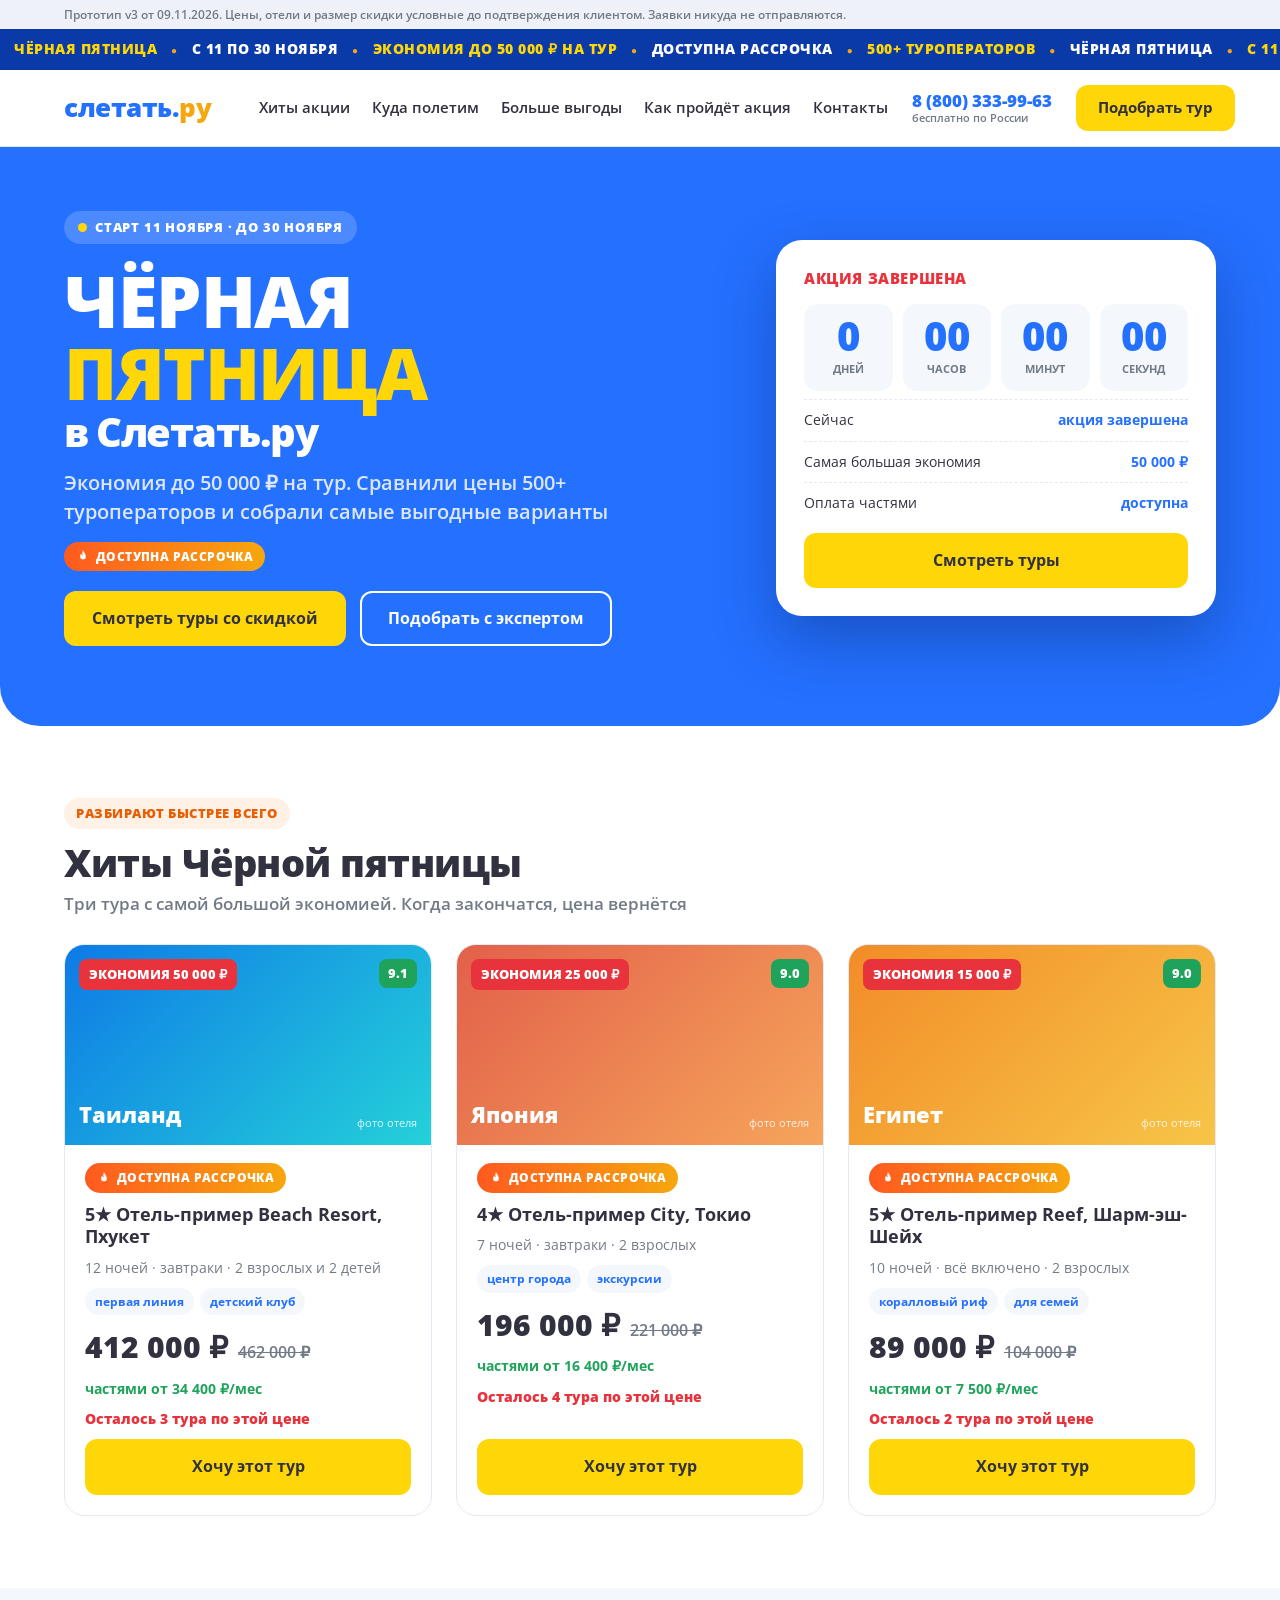
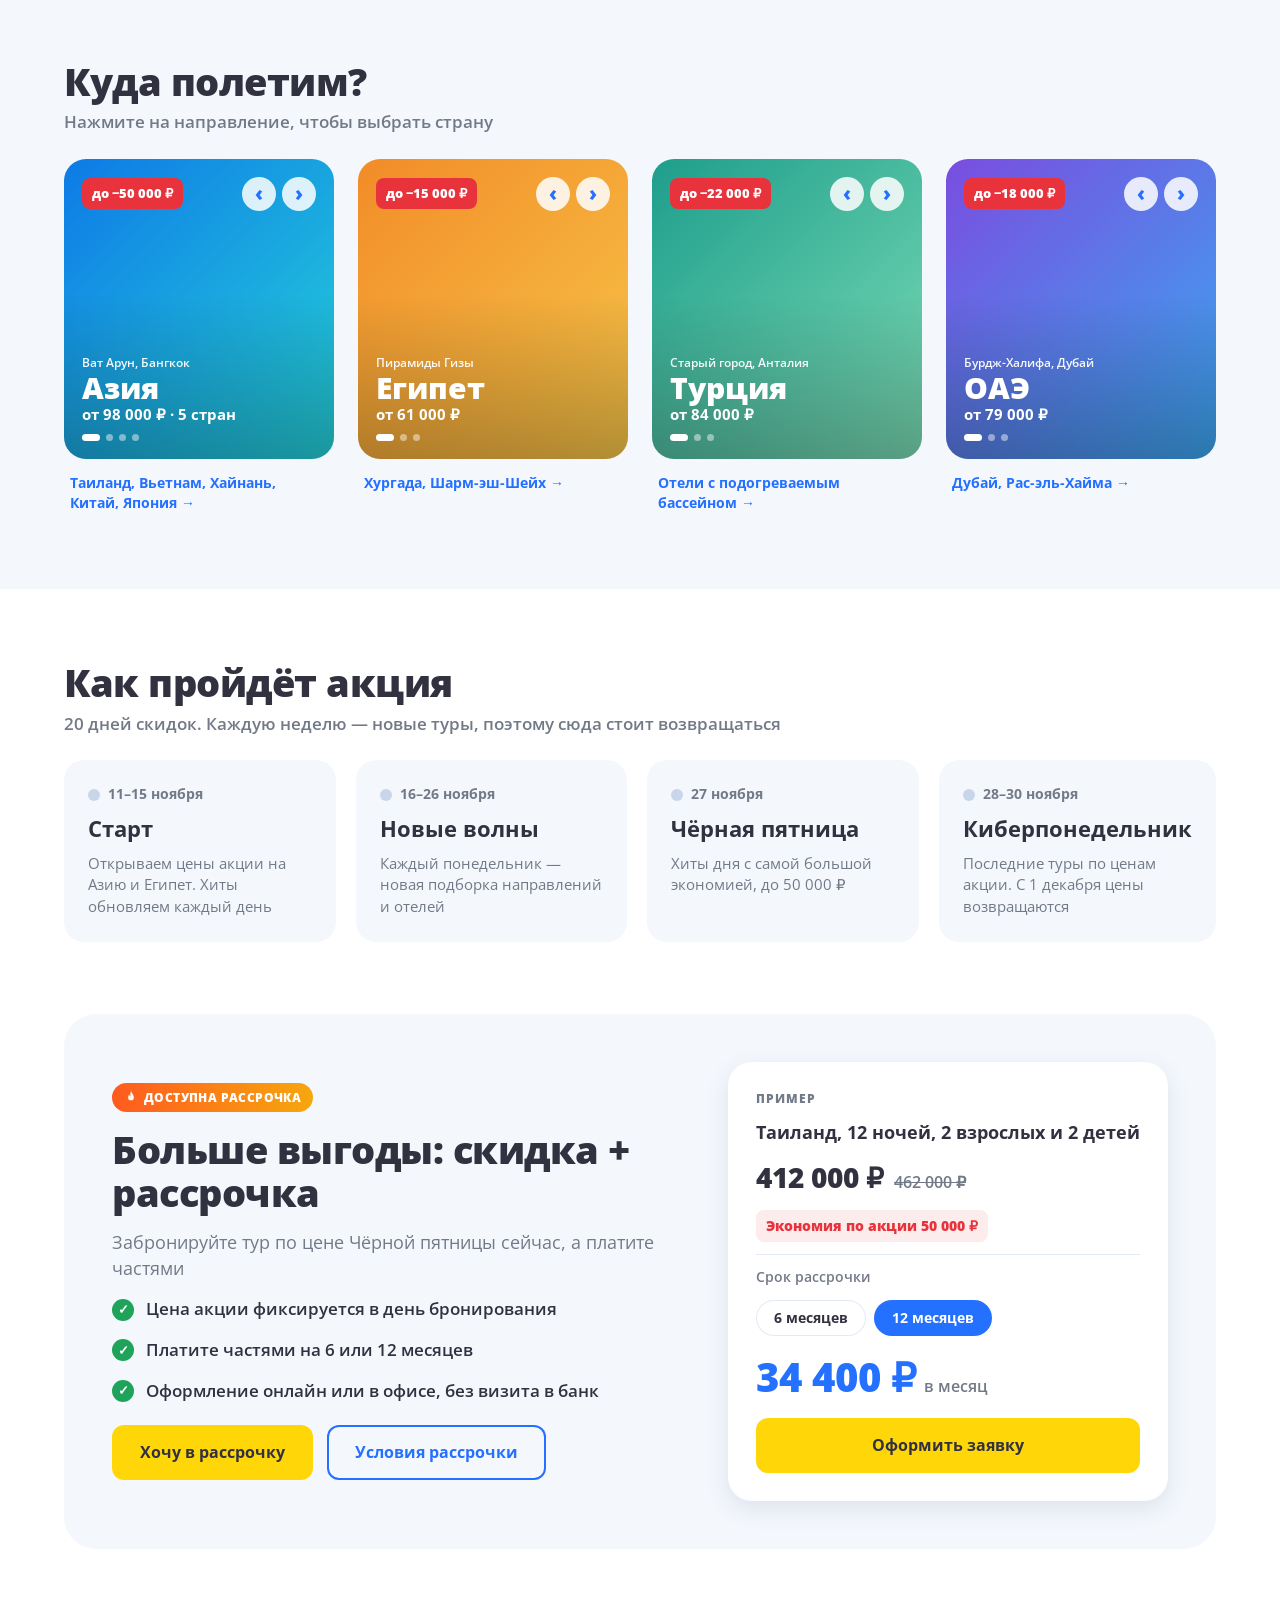
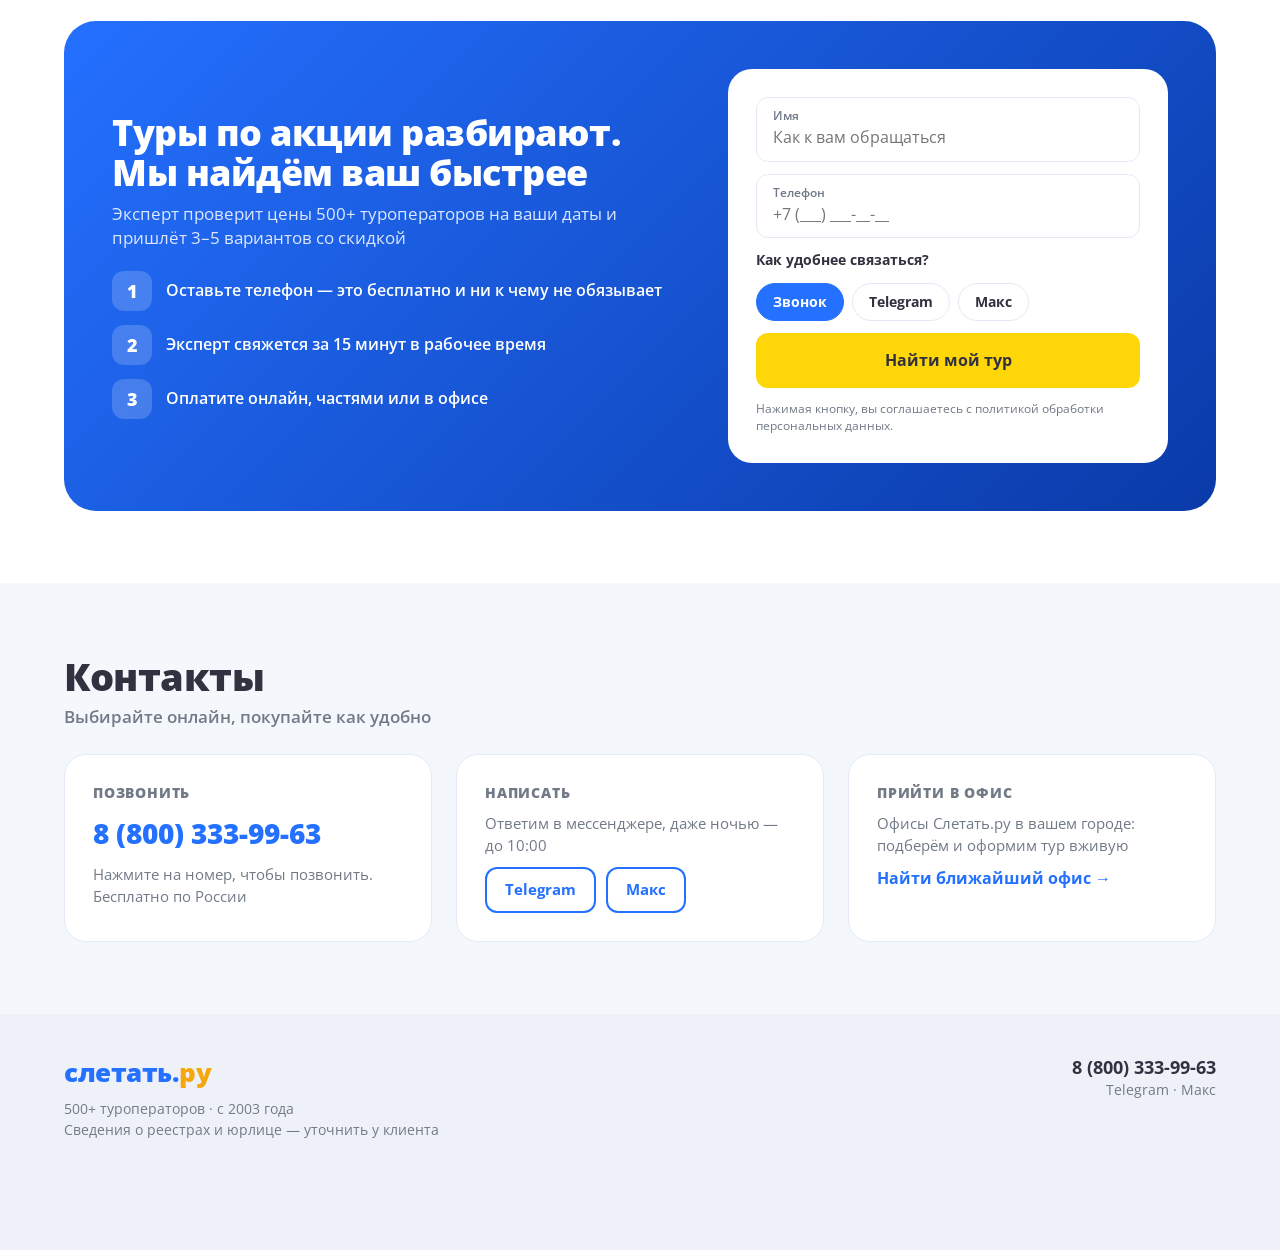
<file: black-friday-v3.html>
<!doctype html>
<html lang="ru">
<head>
<meta charset="utf-8">
<meta name="viewport" content="width=device-width, initial-scale=1">
<title>Чёрная пятница в Слетать.ру</title>
<link href="https://fonts.googleapis.com/css2?family=Open+Sans:wght@400;600;700;800&display=swap" rel="stylesheet">
<style>
:root{--blue:#2470FF;--navy:#0A3AA8;--text:#313140;--muted:#727A87;--sky:#F4F8FD;--line:#E3EAF5;--yel:#FFD709;--org:#F6A70E;--red:#E8323C;--grn:#1FA35B}
*{box-sizing:border-box;margin:0;padding:0}
html{scroll-behavior:smooth;scroll-padding-top:120px}
body{font-family:'Open Sans',Arial,sans-serif;background:#fff;color:var(--text);line-height:1.45;overflow-x:hidden}
a{color:inherit;text-decoration:none}
button{font:inherit;border:0;cursor:pointer;background:none;color:inherit}
.wrap{max-width:1200px;margin:0 auto;padding:0 24px}
section{padding:72px 0}
h2{font-size:38px;font-weight:800;line-height:1.12;letter-spacing:-.5px}
.sub{color:var(--muted);font-weight:600;margin-top:8px;font-size:17px}
.btn{display:inline-flex;align-items:center;justify-content:center;gap:8px;padding:16px 28px;border-radius:12px;font-weight:700;font-size:16px;transition:transform .15s,box-shadow .15s;white-space:nowrap}
.btn:hover{transform:translateY(-2px)}
.btn-y{background:var(--yel);color:var(--text)}
.btn-y:hover{box-shadow:0 8px 20px rgba(255,215,9,.45)}
.btn-o{box-shadow:inset 0 0 0 2px #fff;color:#fff}
.btn-b{box-shadow:inset 0 0 0 2px var(--blue);color:var(--blue)}
.hot{display:inline-flex;align-items:center;gap:6px;background:linear-gradient(90deg,#FF5A1F,var(--org));color:#fff;font-weight:800;font-size:12px;letter-spacing:.4px;text-transform:uppercase;padding:6px 12px;border-radius:100px;align-self:flex-start}
.hot svg{width:14px;height:14px}
.proto{background:#EEF2F8;color:var(--muted);font-size:12px;font-weight:600;padding:6px 0}

/* верх */
.top{position:sticky;top:0;z-index:40}
.ticker{background:var(--navy);overflow:hidden;white-space:nowrap;font-weight:800;font-size:14px;padding:10px 0;letter-spacing:.5px}
.ticker div{display:inline-block;animation:run 40s linear infinite}
.ticker span{margin:0 14px;color:var(--yel)}.ticker span:nth-child(4n+3){color:#fff}.ticker i{font-style:normal;color:var(--org);font-size:10px}
@keyframes run{to{transform:translateX(-50%)}}
header{background:#fff;border-bottom:1px solid var(--line)}
header .wrap{display:flex;align-items:center;gap:24px;height:76px}
.logo{font-size:26px;font-weight:800;color:var(--blue);letter-spacing:-.5px}.logo span{color:var(--org)}
.grow{flex:1}
nav{display:flex;gap:22px}nav a{font-size:15px;font-weight:600;white-space:nowrap}nav a:hover{color:var(--blue)}
.hphone{font-weight:800;font-size:17px;color:var(--blue);line-height:1.2;white-space:nowrap}.hphone small{display:block;font-size:11px;color:var(--muted);font-weight:600}
header .btn{padding:12px 22px;font-size:15px}
.burger{display:none;width:44px;height:44px;border-radius:12px;background:var(--sky);font-size:22px;color:var(--blue)}
.mnav{display:none;background:#fff;border-bottom:1px solid var(--line);padding:8px 16px 16px}
.mnav a{display:block;padding:12px 0;font-weight:700;border-bottom:1px solid var(--line)}
.mnav.open{display:block}

/* первый экран */
.hero{background:var(--blue);color:#fff;padding:64px 0 80px;border-radius:0 0 40px 40px}
.hero .wrap{display:grid;grid-template-columns:1fr 440px;gap:48px;align-items:center}
.kicker{display:inline-flex;gap:8px;align-items:center;background:#ffffff2e;padding:7px 14px;border-radius:100px;font-weight:800;font-size:13px;letter-spacing:.8px}
.kicker i{width:9px;height:9px;border-radius:50%;background:var(--yel)}
.mega{font-size:72px;font-weight:800;line-height:1;letter-spacing:-1.5px;margin:20px 0 4px}
.mega span{color:var(--yel)}
.mega small{display:block;font-size:40px;margin-top:4px}
.lead{color:#DCE7FF;font-size:20px;font-weight:600;max-width:600px;margin:16px 0}
.hero-cta{display:flex;gap:14px;flex-wrap:wrap;margin-top:20px}
.timer{background:#fff;color:var(--text);border-radius:26px;padding:28px;box-shadow:0 24px 60px rgba(6,30,90,.35)}
.timer .lbl{color:var(--red);font-weight:800;font-size:15px;letter-spacing:.6px;text-transform:uppercase}
.cdn{display:flex;gap:10px;margin:14px 0 8px}
.cd{flex:1;background:var(--sky);border-radius:14px;padding:12px 4px;text-align:center}
.cd b{display:block;font-size:40px;font-weight:800;line-height:1;color:var(--blue);font-variant-numeric:tabular-nums}
.cd small{color:var(--muted);font-size:11px;font-weight:700;text-transform:uppercase}
.trow{display:flex;justify-content:space-between;gap:10px;font-size:14px;padding:10px 0;border-top:1px dashed var(--line)}.trow b{color:var(--blue)}
.timer .btn{width:100%;margin-top:10px}

/* карточки */
.fire{display:inline-block;background:#FFF1E6;color:#E85E00;font-weight:800;font-size:13px;padding:6px 12px;border-radius:100px;margin-bottom:12px;text-transform:uppercase;letter-spacing:.5px}
.hits{display:grid;grid-template-columns:repeat(3,1fr);gap:24px;margin-top:28px}
.deal{background:#fff;border:1px solid var(--line);border-radius:20px;overflow:hidden;display:flex;flex-direction:column;transition:transform .2s,box-shadow .2s}
.deal:hover{transform:translateY(-4px);box-shadow:0 18px 40px rgba(36,112,255,.14)}
.ph{height:200px;padding:14px;display:flex;flex-direction:column;justify-content:space-between;color:#fff}
.ph .r1,.ph .r2{display:flex;justify-content:space-between;align-items:flex-start}
.ph .r2{align-items:flex-end}.ph .r2 b{font-size:22px;font-weight:800}.ph .r2 small{font-size:11px;opacity:.85}
.save{background:var(--red);font-weight:800;font-size:13px;padding:6px 10px;border-radius:8px}
.rate{background:var(--grn);font-weight:800;font-size:13px;padding:5px 9px;border-radius:8px}
.deal .body{padding:18px 20px 20px;display:flex;flex-direction:column;gap:10px;flex:1}
.deal h3{font-size:18px;line-height:1.25}
.meta{color:var(--muted);font-size:14px}
.pl{display:flex;flex-wrap:wrap;gap:6px}.pl span{font-size:12px;font-weight:700;padding:5px 10px;border-radius:100px;background:var(--sky);color:var(--blue)}
.prices{display:flex;align-items:baseline;gap:10px}.price{font-size:30px;font-weight:800}.old{color:var(--muted);text-decoration:line-through;font-weight:600}
.mon{color:var(--grn);font-weight:700;font-size:14px}
.left{color:var(--red);font-weight:800;font-size:14px}
.deal .btn{margin-top:auto;width:100%}
.g1{background:linear-gradient(135deg,#0E7AE6,#24D1D9)}.g2{background:linear-gradient(135deg,#F28C28,#F7C548)}.g3{background:linear-gradient(135deg,#1E9E8C,#7BDCB5)}
.g4{background:linear-gradient(135deg,#7A4DE0,#3BA7F0)}.g5{background:linear-gradient(135deg,#E2604A,#F6A55B)}.g6{background:linear-gradient(135deg,#2470FF,#7FB2FF)}

/* направления */
.dirs{background:var(--sky)}
.tiles{display:grid;grid-template-columns:repeat(4,1fr);gap:24px;margin-top:24px;align-items:start}
.tile{display:flex;flex-direction:column;gap:10px}
.photo{position:relative;height:300px;border-radius:22px;overflow:hidden;color:#fff;cursor:pointer;outline:4px solid transparent;outline-offset:-4px;transition:outline-color .2s}
.tile.open .photo{outline-color:var(--org)}
.slide{position:absolute;inset:0;opacity:0;transition:opacity .6s}.slide.on{opacity:1}
.photo .ov{position:absolute;inset:0;padding:18px;display:flex;flex-direction:column;justify-content:space-between;background:linear-gradient(180deg,transparent 45%,rgba(0,0,0,.28))}
.photo .t1{display:flex;justify-content:space-between;align-items:center}
.arr{display:flex;gap:6px}.arr button{width:34px;height:34px;border-radius:50%;background:#ffffffd9;color:var(--blue);font-size:20px;font-weight:800;line-height:1}
.cap{font-size:12px;font-weight:600;opacity:.95}
.photo b{display:block;font-size:30px;font-weight:800;line-height:1.1}
.photo .from{font-weight:700;font-size:15px}
.dots{display:flex;gap:6px;margin-top:8px}.dots i{width:7px;height:7px;border-radius:10px;background:#ffffff73;transition:width .3s}.dots i.on{width:18px;background:#fff}
.hint{font-weight:700;font-size:14px;color:var(--blue);padding:4px 6px}
.list{display:none;background:#fff;border:1px solid var(--line);border-radius:18px;padding:8px;box-shadow:0 12px 30px rgba(20,40,90,.14)}
.tile.open .list{display:block}.tile.open .hint{display:none}
.list a{display:flex;justify-content:space-between;align-items:center;padding:12px 14px;border-radius:10px;font-weight:700}
.list a:hover{background:var(--sky)}.list a span{color:var(--muted);font-weight:600;font-size:14px}

/* этапы */
.stages{display:grid;grid-template-columns:repeat(4,1fr);gap:20px;margin-top:24px}
.stage{background:var(--sky);border-radius:20px;padding:24px;display:flex;flex-direction:column;gap:8px}
.stage .d{display:flex;gap:8px;align-items:center;color:var(--muted);font-weight:700;font-size:14px}.stage .d i{width:12px;height:12px;border-radius:50%;background:#C9D6EA}
.stage h3{font-size:22px}.stage p{color:var(--muted);font-size:15px}
.stage.now{background:var(--blue);color:#fff}.stage.now .d{color:#DCE7FF}.stage.now .d i{background:var(--yel)}.stage.now p{color:#fff}
.stage .tag{display:none;align-self:flex-start;background:var(--yel);color:var(--text);font-weight:800;font-size:11px;letter-spacing:.6px;padding:4px 10px;border-radius:100px}.stage.now .tag{display:inline-block}

/* больше выгоды */
.more{background:var(--sky);border-radius:32px;padding:48px;display:grid;grid-template-columns:1fr 440px;gap:56px;align-items:center}
.more .txt{display:flex;flex-direction:column;gap:16px}
.more .txt p{color:var(--muted);font-size:18px}
.chk{display:flex;gap:12px;align-items:center;font-weight:600;font-size:17px}.chk:before{content:"✓";flex:none;width:22px;height:22px;border-radius:50%;background:var(--grn);color:#fff;font-size:13px;font-weight:800;display:flex;align-items:center;justify-content:center}
.calc{background:#fff;border-radius:24px;padding:28px;box-shadow:0 8px 24px rgba(20,40,90,.1);display:flex;flex-direction:column;gap:12px}
.calc .cap2{font-size:12px;font-weight:800;color:var(--muted);letter-spacing:1px}
.calc .ec{align-self:flex-start;background:#FDECEC;color:var(--red);font-weight:800;font-size:14px;padding:6px 10px;border-radius:8px}
.calc hr{border:0;border-top:1px solid var(--line)}
.tabs{display:flex;gap:8px}.tabs button{padding:8px 18px;border-radius:100px;box-shadow:inset 0 0 0 1px var(--line);font-weight:700;font-size:14px}.tabs button.on{background:var(--blue);color:#fff;box-shadow:none}
.permo{display:flex;align-items:baseline;gap:8px}.permo b{font-size:40px;font-weight:800;color:var(--blue)}.permo span{color:var(--muted);font-weight:600}

/* форма */
.final{background:linear-gradient(135deg,var(--blue),var(--navy));color:#fff;border-radius:32px;padding:48px;display:grid;grid-template-columns:1fr 440px;gap:48px;align-items:center}
.final h2{font-size:36px}
.final .sub{color:#DCE7FF;font-weight:400}
.steps{display:flex;flex-direction:column;gap:14px;margin-top:20px}
.steps div{display:flex;gap:14px;align-items:center;font-weight:600}.steps i{flex:none;width:40px;height:40px;border-radius:12px;background:#ffffff2e;font-style:normal;font-weight:800;font-size:18px;display:flex;align-items:center;justify-content:center}
.box{background:#fff;color:var(--text);border-radius:24px;padding:28px}
.lead-form{display:flex;flex-direction:column;gap:12px}
.fld{border:1.5px solid var(--line);border-radius:12px;padding:9px 16px}.fld:focus-within{border-color:var(--blue)}
.fld label{display:block;font-size:12px;color:var(--muted);font-weight:600}.fld input{border:0;font:inherit;width:100%;outline:none;padding:2px 0;background:transparent}
.chs{display:flex;gap:8px;flex-wrap:wrap}.chs input{display:none}.chs span{display:inline-block;padding:8px 16px;border-radius:100px;border:1.5px solid var(--line);font-weight:700;font-size:14px;cursor:pointer}
.chs input:checked+span{background:var(--blue);color:#fff;border-color:var(--blue)}
.legal{font-size:12px;color:var(--muted)}
.ok{background:#E9F8EF;border-radius:16px;padding:22px}.ok h3{color:var(--grn);margin-bottom:6px}

/* контакты */
.contacts{background:var(--sky)}
.cgrid{display:grid;grid-template-columns:repeat(3,1fr);gap:24px;margin-top:24px}
.cc{background:#fff;border:1px solid var(--line);border-radius:22px;padding:28px;display:flex;flex-direction:column;gap:10px}
.cc .h{font-size:14px;font-weight:800;color:var(--muted);letter-spacing:.8px}
.cc .tel{font-size:28px;font-weight:800;color:var(--blue)}
.cc p{color:var(--muted);font-size:15px}
.cc .row{display:flex;gap:10px;flex-wrap:wrap}.cc .row .btn{padding:12px 20px;font-size:15px}
.cc .lnk{font-weight:700;color:var(--blue)}
footer{background:#EEF2F8;padding:40px 0 110px;color:var(--muted);font-size:14px}
footer .wrap{display:flex;justify-content:space-between;gap:24px;flex-wrap:wrap}footer b{color:var(--text);font-size:18px}

.mbar{display:none;position:fixed;left:0;right:0;bottom:0;z-index:38;background:#fff;box-shadow:0 -6px 20px rgba(20,40,90,.12)}
.mbar .t{background:var(--navy);color:#fff;text-align:center;font-size:12px;font-weight:800;padding:5px}
.mbar .r{display:flex;gap:8px;padding:10px 12px}.mbar .btn{flex:1;padding:13px 8px;font-size:15px}
.modal{position:fixed;inset:0;background:rgba(10,25,60,.6);display:none;align-items:center;justify-content:center;z-index:60;padding:16px}
.modal.open{display:flex}.modal .box{max-width:460px;width:100%;position:relative}
.modal .x{position:absolute;right:14px;top:8px;color:var(--muted);font-size:28px}.modal h3{font-size:22px;padding-right:28px}

@media(max-width:980px){
 section{padding:48px 0}h2{font-size:28px}.wrap{padding:0 16px}
 nav,.hide-m{display:none!important}.burger{display:block}
 header .wrap{height:64px;gap:12px}
 .hero{padding:32px 0 48px;border-radius:0 0 28px 28px}.hero .wrap{grid-template-columns:1fr;gap:28px}
 .hero .wrap>*,.more>*,.final>*{min-width:0}.mega{font-size:38px;letter-spacing:-1px}.mega small{font-size:24px}.cdn{gap:6px}.hphone{font-size:15px}.lead{font-size:17px}.cd b{font-size:30px}
 .hits,.tiles,.stages,.cgrid{grid-template-columns:1fr}
 .hits{grid-auto-flow:column;grid-template-columns:none;grid-auto-columns:86%;overflow-x:auto;scroll-snap-type:x mandatory;scrollbar-width:none}.hits .deal{scroll-snap-align:start}
 .photo{height:220px}
 .more,.final{grid-template-columns:1fr;padding:24px;gap:28px}
 .mbar{display:block}
}
</style>
</head>
<body>

<div class="proto"><div class="wrap">Прототип v3 от 09.11.2026. Цены, отели и размер скидки условные до подтверждения клиентом. Заявки никуда не отправляются.</div></div>

<div class="top">
 <div class="ticker"><div id="tick"></div></div>
 <header><div class="wrap">
  <a class="logo" href="#">слетать.<span>ру</span></a>
  <div class="grow"></div>
  <nav><a href="#hits">Хиты акции</a><a href="#dirs">Куда полетим</a><a href="#more">Больше выгоды</a><a href="#stages">Как пройдёт акция</a><a href="#contacts">Контакты</a></nav>
  <a class="hphone" href="tel:88003339963">8 (800) 333-99-63<small>бесплатно по России</small></a>
  <a class="btn btn-y hide-m" href="#form">Подобрать тур</a>
  <button class="burger" id="burger" aria-label="Меню">☰</button>
 </div></header>
 <div class="mnav" id="mnav"><a href="#hits">Хиты акции</a><a href="#dirs">Куда полетим</a><a href="#more">Больше выгоды</a><a href="#stages">Как пройдёт акция</a><a href="#contacts">Контакты</a></div>
</div>

<div class="hero"><div class="wrap">
 <div>
  <div class="kicker"><i></i>СТАРТ 11 НОЯБРЯ · ДО 30 НОЯБРЯ</div>
  <div class="mega">ЧЁРНАЯ <span>ПЯТНИЦА</span><small>в Слетать.ру</small></div>
  <p class="lead">Экономия до 50 000 ₽ на тур. Сравнили цены 500+ туроператоров и собрали самые выгодные варианты</p>
  <span class="hot" data-flame>Доступна рассрочка</span>
  <div class="hero-cta"><a class="btn btn-y" href="#hits">Смотреть туры со скидкой</a><a class="btn btn-o" href="#form">Подобрать с экспертом</a></div>
 </div>
 <div class="timer">
  <div class="lbl" id="cdLabel">До старта акции</div>
  <div class="cdn"><div class="cd"><b id="d">0</b><small>дней</small></div><div class="cd"><b id="h">00</b><small>часов</small></div><div class="cd"><b id="m">00</b><small>минут</small></div><div class="cd"><b id="s">00</b><small>секунд</small></div></div>
  <div class="trow"><span>Сейчас</span><b id="stageNow">—</b></div>
  <div class="trow"><span>Самая большая экономия</span><b>50 000 ₽</b></div>
  <div class="trow"><span>Оплата частями</span><b>доступна</b></div>
  <a class="btn btn-y" href="#hits">Смотреть туры</a>
 </div>
</div></div>

<section id="hits"><div class="wrap">
 <span class="fire">Разбирают быстрее всего</span>
 <h2>Хиты Чёрной пятницы</h2>
 <p class="sub">Три тура с самой большой экономией. Когда закончатся, цена вернётся</p>
 <div class="hits" id="hitsGrid"></div>
</div></section>

<section class="dirs" id="dirs"><div class="wrap">
 <h2>Куда полетим?</h2>
 <p class="sub">Нажмите на направление, чтобы выбрать страну</p>
 <div class="tiles" id="tiles"></div>
</div></section>

<section id="stages" style="padding-bottom:0"><div class="wrap">
 <h2>Как пройдёт акция</h2>
 <p class="sub">20 дней скидок. Каждую неделю — новые туры, поэтому сюда стоит возвращаться</p>
 <div class="stages" id="stagesGrid"></div>
</div></section>

<section id="more"><div class="wrap"><div class="more">
 <div class="txt">
  <span class="hot" data-flame>Доступна рассрочка</span>
  <h2>Больше выгоды: скидка + рассрочка</h2>
  <p>Забронируйте тур по цене Чёрной пятницы сейчас, а платите частями</p>
  <div class="chk">Цена акции фиксируется в день бронирования</div>
  <div class="chk">Платите частями на 6 или 12 месяцев</div>
  <div class="chk">Оформление онлайн или в офисе, без визита в банк</div>
  <div class="hero-cta" style="margin-top:6px"><a class="btn btn-y" href="#form">Хочу в рассрочку</a><a class="btn btn-b" href="#" id="instLink">Условия рассрочки</a></div>
 </div>
 <div class="calc">
  <div class="cap2">ПРИМЕР</div>
  <h3 style="font-size:18px">Таиланд, 12 ночей, 2 взрослых и 2 детей</h3>
  <div class="prices"><span class="price" style="font-size:28px">412 000 ₽</span><span class="old">462 000 ₽</span></div>
  <span class="ec">Экономия по акции 50 000 ₽</span>
  <hr>
  <div style="font-size:14px;font-weight:600;color:var(--muted)">Срок рассрочки</div>
  <div class="tabs" id="tabs"><button data-n="6">6 месяцев</button><button data-n="12" class="on">12 месяцев</button></div>
  <div class="permo"><b id="perMo">34 400 ₽</b><span>в месяц</span></div>
  <a class="btn btn-y" href="#form" style="width:100%">Оформить заявку</a>
 </div>
</div></div></section>

<section id="form" style="padding-top:0"><div class="wrap"><div class="final">
 <div>
  <h2>Туры по акции разбирают.<br>Мы найдём ваш быстрее</h2>
  <p class="sub">Эксперт проверит цены 500+ туроператоров на ваши даты и пришлёт 3–5 вариантов со скидкой</p>
  <div class="steps">
   <div><i>1</i>Оставьте телефон — это бесплатно и ни к чему не обязывает</div>
   <div><i>2</i><span id="sla">Эксперт свяжется за 15 минут в рабочее время</span></div>
   <div><i>3</i>Оплатите онлайн, частями или в офисе</div>
  </div>
 </div>
 <div class="box"><form class="lead-form" id="mainForm"></form></div>
</div></div></section>

<section class="contacts" id="contacts"><div class="wrap">
 <h2>Контакты</h2>
 <p class="sub">Выбирайте онлайн, покупайте как удобно</p>
 <div class="cgrid">
  <div class="cc"><div class="h">ПОЗВОНИТЬ</div><a class="tel" href="tel:88003339963">8 (800) 333-99-63</a><p>Нажмите на номер, чтобы позвонить. Бесплатно по России</p></div>
  <div class="cc"><div class="h">НАПИСАТЬ</div><p>Ответим в мессенджере, даже ночью — до 10:00</p><div class="row"><a class="btn btn-b" href="#">Telegram</a><a class="btn btn-b" href="#">Макс</a></div></div>
  <div class="cc"><div class="h">ПРИЙТИ В ОФИС</div><p>Офисы Слетать.ру в вашем городе: подберём и оформим тур вживую</p><a class="lnk" href="#">Найти ближайший офис →</a></div>
 </div>
</div></section>

<footer><div class="wrap">
 <div><span class="logo">слетать.<span>ру</span></span><p style="margin-top:8px">500+ туроператоров · с 2003 года</p><p>Сведения о реестрах и юрлице — уточнить у клиента</p></div>
 <div style="text-align:right"><b>8 (800) 333-99-63</b><p>Telegram · Макс</p></div>
</div></footer>

<div class="mbar"><div class="t" id="mbarT">…</div><div class="r"><a class="btn btn-b" href="tel:88003339963">Позвонить</a><a class="btn btn-y" href="#hits">Туры со скидкой</a></div></div>

<div class="modal" id="modal"><div class="box">
 <button class="x" aria-label="Закрыть" data-close>×</button>
 <h3>Подберём этот тур или похожий</h3>
 <p class="sub" style="margin:4px 0 14px;font-size:15px">на ваши даты и бюджет, по цене акции</p>
 <div id="modalBody"></div>
</div></div>

<script>
// Этапы акции — предложение, согласовать с клиентом
const STAGES=[
 {from:'2026-11-11T00:00:00+03:00',to:'2026-11-15T23:59:59+03:00',d:'11–15 ноября',t:'Старт',p:'Открываем цены акции на Азию и Египет. Хиты обновляем каждый день'},
 {from:'2026-11-16T00:00:00+03:00',to:'2026-11-26T23:59:59+03:00',d:'16–26 ноября',t:'Новые волны',p:'Каждый понедельник — новая подборка направлений и отелей'},
 {from:'2026-11-27T00:00:00+03:00',to:'2026-11-27T23:59:59+03:00',d:'27 ноября',t:'Чёрная пятница',p:'Хиты дня с самой большой экономией, до 50 000 ₽'},
 {from:'2026-11-28T00:00:00+03:00',to:'2026-11-30T23:59:59+03:00',d:'28–30 ноября',t:'Киберпонедельник',p:'Последние туры по ценам акции. С 1 декабря цены возвращаются'}];
STAGES.forEach(s=>{s.F=new Date(s.from);s.T=new Date(s.to)});

// Туры условные, «Отель-пример» заменить на отели из подборок
const HITS=[
 {c:'Таиланд',g:'g1',n:'5★ Отель-пример Beach Resort, Пхукет',m:'12 ночей · завтраки · 2 взрослых и 2 детей',pl:['первая линия','детский клуб'],p:412000,o:462000,r:'9.1',left:3},
 {c:'Япония',g:'g5',n:'4★ Отель-пример City, Токио',m:'7 ночей · завтраки · 2 взрослых',pl:['центр города','экскурсии'],p:196000,o:221000,r:'9.0',left:4},
 {c:'Египет',g:'g2',n:'5★ Отель-пример Reef, Шарм-эш-Шейх',m:'10 ночей · всё включено · 2 взрослых',pl:['коралловый риф','для семей'],p:89000,o:104000,r:'9.0',left:2}];
const DIRS=[
 {t:'Азия',from:'от 98 000 ₽ · 5 стран',save:'50 000 ₽',slides:[['g1','Ват Арун, Бангкок'],['g3','Бухта Халонг, Вьетнам'],['g6','Санья, Хайнань'],['g5','Гора Фудзи, Япония']],
  list:[['Таиланд','от 98 000 ₽'],['Вьетнам','от 118 000 ₽'],['Хайнань','от 152 000 ₽'],['Китай','от 109 000 ₽'],['Япония','от 196 000 ₽']]},
 {t:'Египет',from:'от 61 000 ₽',save:'15 000 ₽',slides:[['g2','Пирамиды Гизы'],['g1','Рас-Мохаммед, Шарм-эш-Шейх'],['g5','Луксор']],list:[['Хургада','от 61 000 ₽'],['Шарм-эш-Шейх','от 89 000 ₽']]},
 {t:'Турция',from:'от 84 000 ₽',save:'22 000 ₽',slides:[['g3','Старый город, Анталия'],['g4','Каппадокия'],['g2','Памуккале']],hint:'Отели с подогреваемым бассейном →'},
 {t:'ОАЭ',from:'от 79 000 ₽',save:'18 000 ₽',slides:[['g4','Бурдж-Халифа, Дубай'],['g6','Мечеть шейха Зайда, Абу-Даби'],['g2','Пустыня Рас-эль-Хаймы']],hint:'Дубай, Рас-эль-Хайма →'}];

const $=id=>document.getElementById(id);
const rub=n=>n.toLocaleString('ru-RU').replace(/\s/g,' ')+' ₽';
const plural=(n,a,b,c)=>{const m=n%10,h=n%100;return m===1&&h!==11?a:(m>=2&&m<=4&&(h<12||h>14)?b:c)};
const FLAME='<svg viewBox="0 0 24 24"><path d="M12 1.5c.8 3.6 4.9 6 4.9 11.2a4.9 4.9 0 0 1-9.8 0c0-2.2 1-3.8 2.1-4.8 0 2 .8 3.2 2.1 3.4-.4-3.5-.6-6.5.7-9.8z" fill="#fff"/></svg>';
const hot='<span class="hot">'+FLAME+'Доступна рассрочка</span>';
document.querySelectorAll('[data-flame]').forEach(e=>e.insertAdjacentHTML('afterbegin',FLAME));

// хиты
$('hitsGrid').innerHTML=HITS.map(d=>`<article class="deal"><div class="ph ${d.g}"><div class="r1"><span class="save">ЭКОНОМИЯ ${rub(d.o-d.p)}</span><span class="rate">${d.r}</span></div><div class="r2"><b>${d.c}</b><small>фото отеля</small></div></div>
<div class="body">${hot}<h3>${d.n}</h3><div class="meta">${d.m}</div><div class="pl">${d.pl.map(x=>`<span>${x}</span>`).join('')}</div>
<div class="prices"><span class="price">${rub(d.p)}</span><span class="old">${rub(d.o)}</span></div>
<div class="mon">частями от ${rub(Math.ceil(d.p/12/100)*100)}/мес</div>
<div class="left">Осталось ${d.left} ${plural(d.left,'тур','тура','туров')} по этой цене</div>
<button class="btn btn-y" data-hotel="${d.n}, ${d.m}">Хочу этот тур</button></div></article>`).join('');

// направления: фото листаются, клик открывает список стран
$('tiles').innerHTML=DIRS.map((t,i)=>`<div class="tile" data-i="${i}">
 <div class="photo">${t.slides.map((s,j)=>`<div class="slide ${s[0]} ${j?'':'on'}"></div>`).join('')}
  <div class="ov"><div class="t1"><span class="save">до −${t.save}</span><span class="arr"><button data-step="-1" aria-label="Назад">‹</button><button data-step="1" aria-label="Вперёд">›</button></span></div>
  <div><div class="cap">${t.slides[0][1]}</div><b>${t.t}</b><div class="from">${t.from}</div><div class="dots">${t.slides.map((s,j)=>`<i class="${j?'':'on'}"></i>`).join('')}</div></div></div></div>
 ${t.list?`<div class="list">${t.list.map(([n,p])=>`<a href="#form" data-dest="${n}">${n}<span>${p} ›</span></a>`).join('')}</div><div class="hint">${t.list.map(x=>x[0]).join(', ')} →</div>`:`<a class="hint" href="#form">${t.hint}</a>`}
</div>`).join('');
const pos=DIRS.map(()=>0);
function show(i,k){const tile=document.querySelector(`.tile[data-i="${i}"]`);const n=DIRS[i].slides.length;pos[i]=(k+n)%n;
 tile.querySelectorAll('.slide').forEach((s,j)=>s.classList.toggle('on',j===pos[i]));tile.querySelectorAll('.dots i').forEach((s,j)=>s.classList.toggle('on',j===pos[i]));
 tile.querySelector('.cap').textContent=DIRS[i].slides[pos[i]][1]}
setInterval(()=>DIRS.forEach((_,i)=>show(i,pos[i]+1)),3500);
$('tiles').addEventListener('click',e=>{const tile=e.target.closest('.tile');if(!tile)return;const i=+tile.dataset.i;
 const st=e.target.closest('[data-step]');if(st){show(i,pos[i]+ +st.dataset.step);return}
 if(e.target.closest('.photo')&&DIRS[i].list){const was=tile.classList.contains('open');document.querySelectorAll('.tile').forEach(t=>t.classList.remove('open'));if(!was)tile.classList.add('open')}
 else if(e.target.closest('.photo'))location.hash='form'});

// этапы
function curStage(now){return STAGES.findIndex(s=>now>=s.F&&now<=s.T)}
$('stagesGrid').innerHTML=STAGES.map((s,i)=>`<div class="stage" data-i="${i}"><div class="d"><i></i>${s.d}</div><h3>${s.t}</h3><p>${s.p}</p><span class="tag">СЕЙЧАС</span></div>`).join('');

// бегущая строка
const TK=['ЧЁРНАЯ ПЯТНИЦА','С 11 ПО 30 НОЯБРЯ','ЭКОНОМИЯ ДО 50 000 ₽ НА ТУР','ДОСТУПНА РАССРОЧКА','500+ ТУРОПЕРАТОРОВ'];
$('tick').innerHTML=Array(4).fill(TK.map(x=>`<span>${x}</span><i>●</i>`).join('')).join('');

// таймер: до старта, потом до конца текущего этапа
const pad=n=>String(n).padStart(2,'0');
function tick(){const now=new Date();const ci=curStage(now);let target,label,stage;
 if(now<STAGES[0].F){target=STAGES[0].F;label='До старта акции';stage='скоро старт'}
 else if(ci>=0){target=STAGES[ci].T;label='До конца этапа «'+STAGES[ci].t+'»';stage='этап '+(ci+1)+': '+STAGES[ci].t.toLowerCase()}
 else if(now>STAGES[3].T){$('cdLabel').textContent='Акция завершена';$('stageNow').textContent='акция завершена';$('mbarT').textContent='Акция завершена';return}
 else{const nx=STAGES.find(s=>s.F>now);target=nx.F;label='До этапа «'+nx.t+'»';stage='между этапами'}
 const d=target-now,D=Math.floor(d/864e5),H=Math.floor(d/36e5)%24,M=Math.floor(d/6e4)%60,S=Math.floor(d/1e3)%60;
 $('d').textContent=D;$('h').textContent=pad(H);$('m').textContent=pad(M);$('s').textContent=pad(S);
 $('cdLabel').textContent=label;$('stageNow').textContent=stage;$('mbarT').textContent=label+': '+D+' д '+pad(H)+':'+pad(M)+':'+pad(S);
 document.querySelectorAll('.stage').forEach(el=>el.classList.toggle('now',+el.dataset.i===(ci>=0?ci:0)))}
tick();setInterval(tick,1000);

// рассрочка: пример расчёта, условия — у клиента
$('tabs').addEventListener('click',e=>{const b=e.target.closest('button');if(!b)return;$('tabs').querySelectorAll('button').forEach(x=>x.classList.toggle('on',x===b));$('perMo').textContent=rub(Math.ceil(412000/+b.dataset.n/100)*100)});
$('instLink').onclick=e=>{e.preventDefault();alert('Условия рассрочки (банк, срок, переплата) нужно получить у Слетать.ру.')};
$('burger').onclick=()=>$('mnav').classList.toggle('open');
$('mnav').addEventListener('click',e=>{if(e.target.tagName==='A')$('mnav').classList.remove('open')});

// рабочее время 9–21 МСК в будни — допущение
function work(){const m=new Date(new Date().toLocaleString('en-US',{timeZone:'Europe/Moscow'}));return m.getDay()>0&&m.getDay()<6&&m.getHours()>=9&&m.getHours()<21}
const SLA=work()?'Эксперт свяжется за 15 минут удобным вам способом.':'Сейчас нерабочее время: ответим в мессенджере до 10:00.';

// формы (никуда не отправляются), промокода нет
function formHTML(h){return `<div class="fld"><label>Имя</label><input name="name" placeholder="Как к вам обращаться"></div>
<div class="fld"><label>Телефон</label><input name="phone" type="tel" inputmode="tel" placeholder="+7 (___) ___-__-__"></div>
${h?`<div class="fld"><label>Интересует</label><input name="want" value="${h}"></div>`:''}
<div style="font-size:14px;font-weight:700">Как удобнее связаться?</div>
<div class="chs">${['Звонок','Telegram','Макс'].map((c,i)=>`<label><input type="radio" name="ch" ${i?'':'checked'}><span>${c}</span></label>`).join('')}</div>
<button class="btn btn-y" style="width:100%">Найти мой тур</button>
<p class="legal">Нажимая кнопку, вы соглашаетесь с политикой обработки персональных данных.</p>`}
function bind(f,h){f.innerHTML=formHTML(h);const ph=f.querySelector('[name=phone]');
 ph.addEventListener('input',()=>{let d=ph.value.replace(/\D/g,'');if(!d){ph.value='';return}if(d[0]==='8')d='7'+d.slice(1);if(d[0]!=='7')d='7'+d;d=d.slice(0,11);
  let s='+7';if(d.length>1)s+=' ('+d.slice(1,4);if(d.length>=4)s+=')';if(d.length>4)s+=' '+d.slice(4,7);if(d.length>7)s+='-'+d.slice(7,9);if(d.length>9)s+='-'+d.slice(9,11);ph.value=s});
 f.onsubmit=e=>{e.preventDefault();if(ph.value.replace(/\D/g,'').length<11){ph.parentElement.style.borderColor='var(--red)';ph.focus();return}
  f.outerHTML=`<div class="ok"><h3>Заявка принята</h3><p>${SLA}</p></div>`}}
bind($('mainForm'));
function openModal(h){$('modalBody').innerHTML='<form class="lead-form"></form>';bind($('modalBody').firstChild,h);$('modal').classList.add('open')}
document.addEventListener('click',e=>{const b=e.target.closest('[data-hotel]');if(b){e.preventDefault();openModal(b.dataset.hotel)}
 const dst=e.target.closest('[data-dest]');if(dst){const w=$('mainForm').querySelector('[name=want]');if(!w){$('mainForm').insertAdjacentHTML('afterbegin',`<div class="fld"><label>Куда</label><input name="want" value="${dst.dataset.dest}"></div>`)}else w.value=dst.dataset.dest}});
$('modal').addEventListener('click',e=>{if(e.target===$('modal')||e.target.hasAttribute('data-close'))$('modal').classList.remove('open')});
document.addEventListener('keydown',e=>{if(e.key==='Escape')$('modal').classList.remove('open')});
</script>
</body>
</html>
</file>
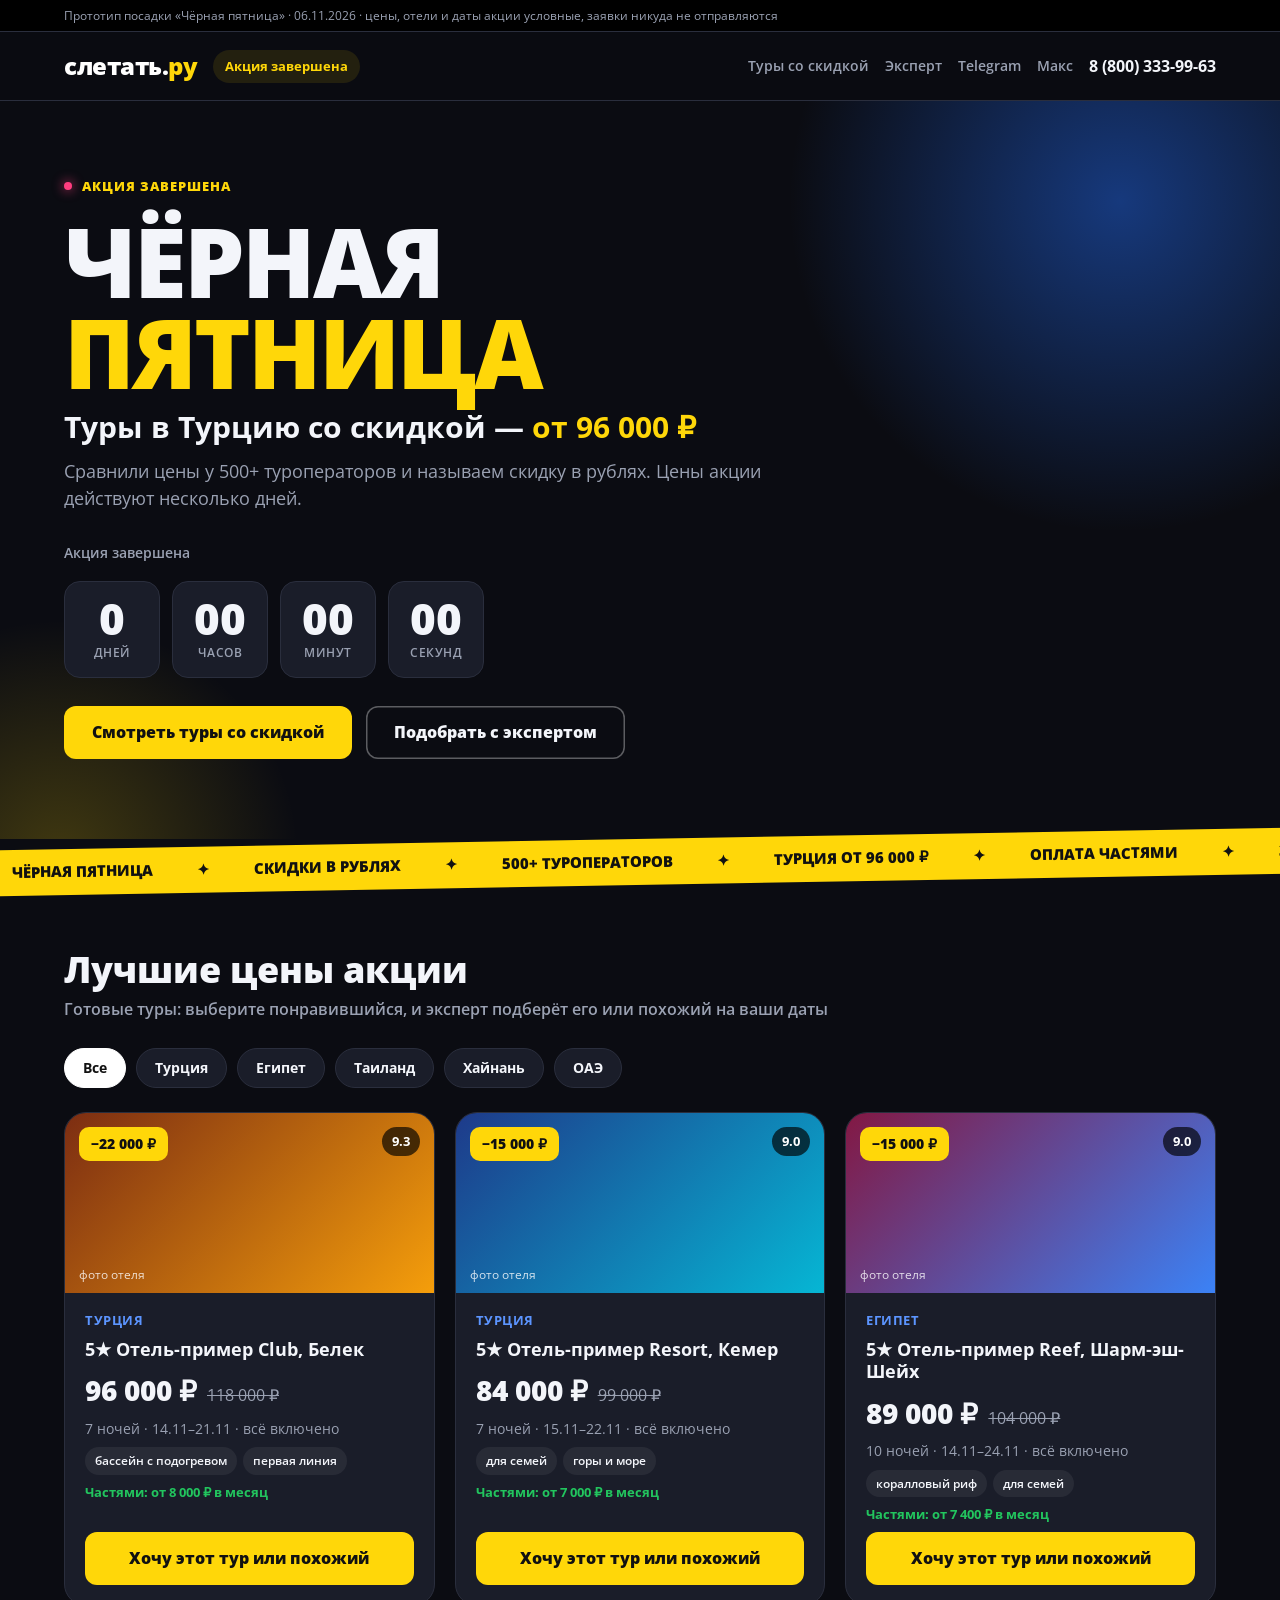
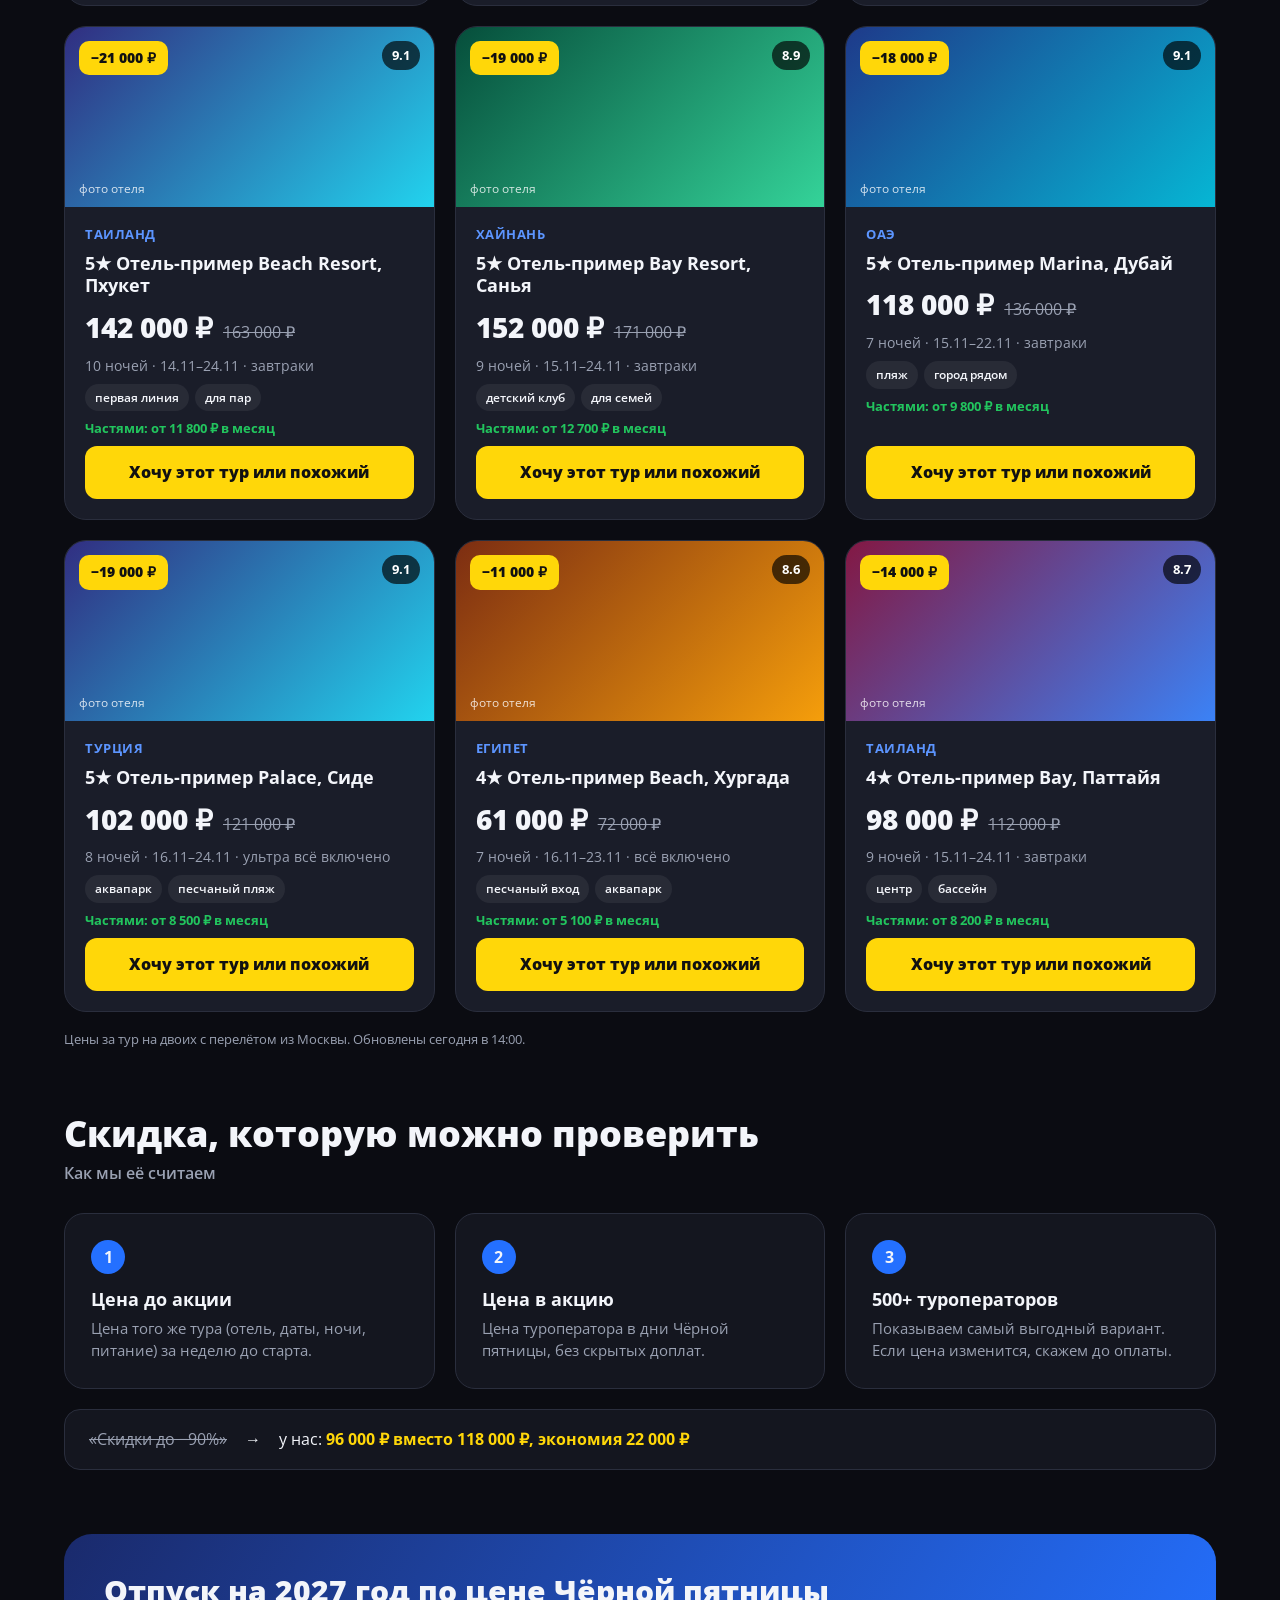
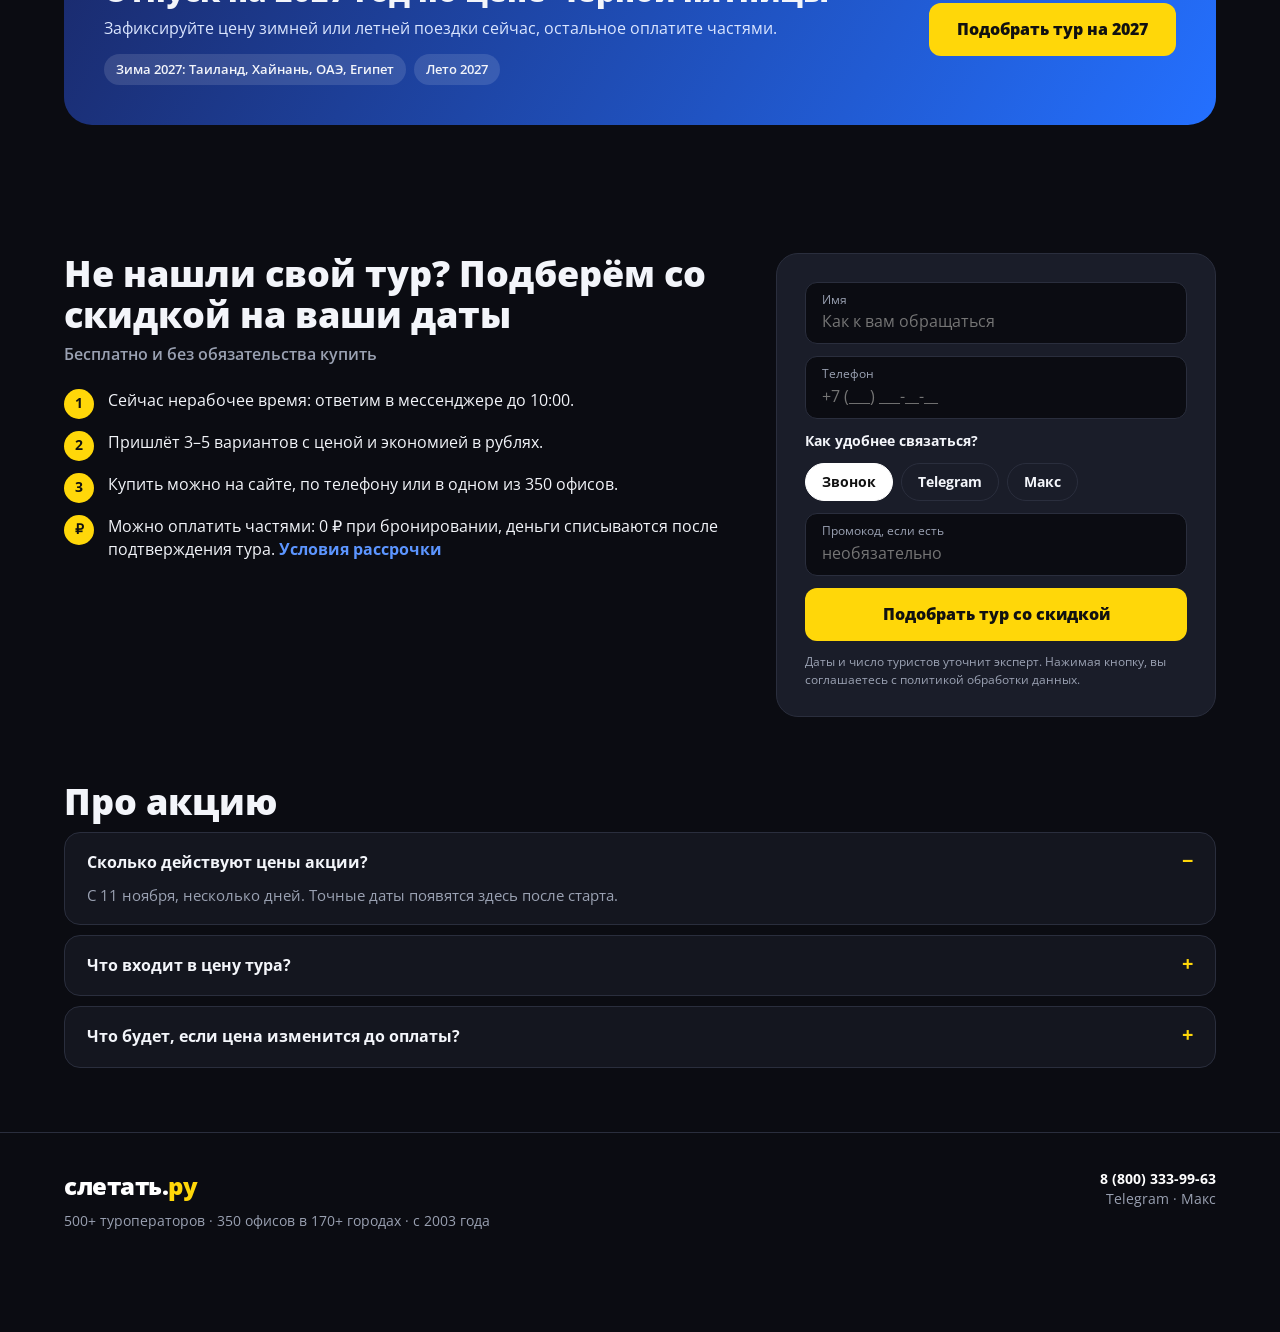
<file: black-friday.html>
<!doctype html>
<html lang="ru">
<head>
<meta charset="utf-8">
<meta name="viewport" content="width=device-width, initial-scale=1">
<title>Чёрная пятница в Слетать.ру: туры со скидкой в рублях</title>
<link rel="preconnect" href="https://fonts.googleapis.com">
<link href="https://fonts.googleapis.com/css2?family=Open+Sans:wght@400;600;700;800&display=swap" rel="stylesheet">
<style>
:root{
  --bg:#0B0C12; --bg2:#14161F; --card:#1A1D29; --line:#2A2E3D;
  --text:#F3F5FA; --muted:#9AA1B2; --yellow:#FFD709; --blue:#2470FF; --blue-l:#5C95FF;
  --green:#22C55E; --pink:#FF3D7F;
}
*{box-sizing:border-box;margin:0;padding:0}
html{scroll-behavior:smooth}
body{font-family:'Open Sans',Arial,sans-serif;background:var(--bg);color:var(--text);line-height:1.45;overflow-x:hidden}
a{color:inherit;text-decoration:none}
button{font:inherit;border:0;cursor:pointer}
.wrap{max-width:1200px;margin:0 auto;padding:0 24px}
section{padding:64px 0}
h2{font-size:36px;font-weight:800;line-height:1.15}
.sub{color:var(--muted);font-weight:600;margin-top:8px}
.btn{display:inline-flex;align-items:center;justify-content:center;padding:15px 28px;border-radius:12px;font-weight:800;font-size:16px;transition:transform .15s,filter .15s,box-shadow .15s}
.btn:hover{transform:translateY(-1px);filter:brightness(1.05)}
.btn-y{background:var(--yellow);color:#111;box-shadow:0 0 0 0 rgba(255,215,9,.5)}
.btn-y:hover{box-shadow:0 8px 28px rgba(255,215,9,.35)}
.btn-ghost{background:transparent;color:var(--text);box-shadow:inset 0 0 0 1.5px #ffffff55}
.btn-ghost:hover{box-shadow:inset 0 0 0 1.5px #fff}

/* прототип */
.proto{background:#000;color:var(--muted);font-size:12px;padding:7px 0;border-bottom:1px solid var(--line)}

/* шапка */
header{position:sticky;top:0;z-index:20;background:rgba(11,12,18,.88);backdrop-filter:blur(10px);border-bottom:1px solid var(--line)}
header .wrap{display:flex;align-items:center;gap:16px;height:68px}
.logo{font-size:24px;font-weight:800;color:#fff;letter-spacing:-.5px}
.logo span{color:var(--yellow)}
.grow{flex:1}
.mini-timer{font-size:13px;font-weight:700;color:var(--yellow);background:#FFD7091A;padding:7px 12px;border-radius:100px;white-space:nowrap}
.hlink{font-size:14px;font-weight:600;color:var(--muted)}
.hlink:hover{color:#fff}
.hphone{font-weight:700}
@media(max-width:900px){.hide-m{display:none}}

/* hero */
.hero{position:relative;overflow:hidden;padding:72px 0 80px}
.hero:before{content:"";position:absolute;width:720px;height:720px;right:-200px;top:-260px;background:radial-gradient(circle,rgba(36,112,255,.45),transparent 65%);pointer-events:none}
.hero:after{content:"";position:absolute;width:520px;height:520px;left:-200px;bottom:-280px;background:radial-gradient(circle,rgba(255,215,9,.22),transparent 65%);pointer-events:none}
.hero .wrap{position:relative;z-index:1}
.kicker{display:inline-flex;gap:10px;align-items:center;font-weight:800;font-size:13px;letter-spacing:1px;color:var(--yellow)}
.kicker i{width:8px;height:8px;border-radius:50%;background:var(--pink);box-shadow:0 0 12px var(--pink);animation:pulse 1.6s infinite}
@keyframes pulse{50%{opacity:.35}}
.mega{font-size:96px;font-weight:800;line-height:.95;letter-spacing:-3px;margin:18px 0 8px;text-transform:uppercase}
.mega span{color:var(--yellow)}
.hero h1{font-size:30px;font-weight:700;max-width:760px}
.hero h1 b{color:var(--yellow)}
.hero .lead{color:var(--muted);font-size:18px;margin-top:10px;max-width:700px}
.countdown{display:flex;gap:12px;margin:32px 0 10px;flex-wrap:wrap;align-items:flex-end}
.cd{background:var(--card);border:1px solid var(--line);border-radius:16px;min-width:96px;padding:14px 10px;text-align:center}
.cd b{display:block;font-size:44px;font-weight:800;line-height:1;font-variant-numeric:tabular-nums}
.cd small{color:var(--muted);font-size:12px;font-weight:600;text-transform:uppercase;letter-spacing:.5px}
.cd-label{color:var(--muted);font-size:14px;font-weight:600;margin-bottom:6px;width:100%}
.hero-cta{display:flex;gap:14px;margin-top:28px;flex-wrap:wrap}

/* бегущая строка */
.ticker{background:var(--yellow);color:#111;overflow:hidden;white-space:nowrap;font-weight:800;font-size:15px;padding:12px 0;transform:rotate(-1deg);margin:0 -10px}
.ticker div{display:inline-block;animation:run 30s linear infinite}
.ticker span{margin:0 22px}
@keyframes run{to{transform:translateX(-50%)}}

/* фильтры и карточки */
.filters{display:flex;gap:10px;flex-wrap:wrap;margin:26px 0 24px}
.f{padding:9px 18px;border-radius:100px;background:var(--card);border:1px solid var(--line);color:var(--text);font-weight:700;font-size:14px}
.f.on{background:#fff;color:#111;border-color:#fff}
.grid{display:grid;grid-template-columns:repeat(3,1fr);gap:20px}
.deal{background:var(--card);border:1px solid var(--line);border-radius:22px;overflow:hidden;display:flex;flex-direction:column;transition:border-color .2s,transform .2s}
.deal:hover{border-color:var(--blue-l);transform:translateY(-3px)}
.ph{height:180px;position:relative;padding:14px;display:flex;justify-content:space-between;align-items:flex-start}
.ph .lbl{position:absolute;left:14px;bottom:10px;font-size:12px;color:#ffffffcc}
.g1{background:linear-gradient(135deg,#1e3a8a,#06b6d4)}
.g2{background:linear-gradient(135deg,#312e81,#22d3ee)}
.g3{background:linear-gradient(135deg,#7c2d12,#f59e0b)}
.g4{background:linear-gradient(135deg,#831843,#3b82f6)}
.g5{background:linear-gradient(135deg,#064e3b,#34d399)}
.save{background:var(--yellow);color:#111;font-weight:800;font-size:14px;padding:7px 12px;border-radius:10px}
.rate{background:#000a;color:#fff;font-size:13px;font-weight:700;padding:5px 10px;border-radius:100px}
.deal .body{padding:18px 20px 20px;display:flex;flex-direction:column;gap:8px;flex:1}
.dest{color:var(--blue-l);font-size:13px;font-weight:700;text-transform:uppercase;letter-spacing:.5px}
.deal h3{font-size:18px;line-height:1.25}
.prices{display:flex;align-items:baseline;gap:10px;margin-top:2px}
.price{font-size:28px;font-weight:800}
.old{color:var(--muted);text-decoration:line-through}
.meta{color:var(--muted);font-size:14px}
.pl{display:flex;flex-wrap:wrap;gap:6px}
.pl span{font-size:12px;font-weight:600;padding:5px 10px;border-radius:100px;background:#ffffff10}
.inst{font-size:13px;color:var(--green);font-weight:700}
.deal .btn{margin-top:auto;width:100%}
.note-under{color:var(--muted);font-size:13px;margin-top:18px}

/* как считаем */
.how{display:grid;grid-template-columns:repeat(3,1fr);gap:20px;margin-top:28px}
.how div{background:var(--bg2);border:1px solid var(--line);border-radius:20px;padding:26px}
.how b{display:inline-flex;width:34px;height:34px;border-radius:50%;background:var(--blue);align-items:center;justify-content:center;margin-bottom:12px}
.how h3{font-size:18px;margin-bottom:6px}
.how p{color:var(--muted);font-size:15px}
.vs{margin-top:20px;display:flex;gap:18px;align-items:center;flex-wrap:wrap;background:var(--bg2);border:1px solid var(--line);border-radius:16px;padding:18px 24px}
.vs s{color:var(--muted)}
.vs b{color:var(--yellow)}

/* ранняя бронь */
.early{background:linear-gradient(120deg,#1a2a6c,#2470FF);border-radius:28px;padding:40px;display:flex;gap:32px;align-items:center;flex-wrap:wrap}
.early .grow{min-width:280px}
.early h2{font-size:30px}
.early p{color:#dbe6ff;margin-top:8px}
.seasons{display:flex;gap:8px;margin-top:14px;flex-wrap:wrap}
.seasons span{background:#ffffff1f;padding:6px 12px;border-radius:100px;font-size:13px;font-weight:600}

/* форма */
.fw{display:grid;grid-template-columns:1fr 440px;gap:40px;align-items:start}
.steps{margin-top:22px;display:flex;flex-direction:column;gap:12px}
.steps div{display:flex;gap:14px;align-items:flex-start}
.steps b{flex:none;width:30px;height:30px;border-radius:50%;background:var(--yellow);color:#111;display:flex;align-items:center;justify-content:center;font-size:14px}
.box{background:var(--card);border:1px solid var(--line);border-radius:22px;padding:28px}
.lead-form{display:flex;flex-direction:column;gap:12px}
.fld{background:var(--bg);border:1px solid var(--line);border-radius:12px;padding:8px 16px}
.fld:focus-within{border-color:var(--blue-l)}
.fld label{display:block;font-size:12px;color:var(--muted)}
.fld input{background:transparent;border:0;color:var(--text);font:inherit;width:100%;outline:none;padding:2px 0}
.chs{display:flex;gap:8px;flex-wrap:wrap}
.chs input{display:none}
.chs span{display:inline-block;padding:8px 16px;border-radius:100px;border:1px solid var(--line);font-weight:700;font-size:14px;cursor:pointer}
.chs input:checked+span{background:#fff;color:#111;border-color:#fff}
.legal{font-size:12px;color:var(--muted)}
.ok{background:#22c55e1a;border:1px solid #22c55e66;border-radius:16px;padding:22px}
.ok h3{color:var(--green);margin-bottom:6px}

/* faq */
details{background:var(--bg2);border:1px solid var(--line);border-radius:16px;padding:18px 22px;margin-top:10px}
summary{font-weight:700;cursor:pointer;list-style:none;display:flex;justify-content:space-between;gap:16px}
summary::-webkit-details-marker{display:none}
summary:after{content:"+";color:var(--yellow);font-size:20px;line-height:1}
details[open] summary:after{content:"−"}
details p{color:var(--muted);margin-top:10px;font-size:15px}

footer{border-top:1px solid var(--line);padding:36px 0 100px;color:var(--muted);font-size:14px}
footer .wrap{display:flex;justify-content:space-between;gap:24px;flex-wrap:wrap}

.mbar{display:none;position:fixed;left:0;right:0;bottom:0;z-index:30;background:rgba(11,12,18,.95);border-top:1px solid var(--line);padding:10px 12px;gap:8px}
.mbar .btn{flex:1;padding:12px}

.modal{position:fixed;inset:0;background:rgba(0,0,0,.7);display:none;align-items:center;justify-content:center;z-index:50;padding:16px}
.modal.open{display:flex}
.modal .box{max-width:460px;width:100%;position:relative;max-height:92vh;overflow:auto}
.modal .x{position:absolute;right:14px;top:10px;background:none;color:var(--muted);font-size:26px}
.modal h3{font-size:22px;padding-right:28px}

@media(max-width:900px){
  section{padding:44px 0}
  h2{font-size:28px}
  .hero{padding:44px 0 52px}
  .mega{font-size:52px;letter-spacing:-1.5px}
  .hero h1{font-size:22px}
  .cd{min-width:70px;padding:10px 6px}
  .cd b{font-size:30px}
  .grid,.how,.fw{grid-template-columns:1fr}
  .early{padding:28px}
  .mbar{display:flex}
}
</style>
</head>
<body>

<div class="proto"><div class="wrap">Прототип посадки «Чёрная пятница» · 06.11.2026 · цены, отели и даты акции условные, заявки никуда не отправляются</div></div>

<header><div class="wrap">
  <a class="logo" href="#">слетать.<span>ру</span></a>
  <span class="mini-timer" id="miniTimer">…</span>
  <div class="grow"></div>
  <a class="hlink hide-m" href="#deals">Туры со скидкой</a>
  <a class="hlink hide-m" href="#expert">Эксперт</a>
  <a class="hlink hide-m" href="#">Telegram</a>
  <a class="hlink hide-m" href="#">Макс</a>
  <a class="hphone" href="tel:88003339963">8 (800) 333-99-63</a>
</div></header>

<div class="hero"><div class="wrap">
  <div class="kicker"><i></i><span id="kickerText">СТАРТ 11 НОЯБРЯ</span></div>
  <div class="mega">Чёрная<br><span>пятница</span></div>
  <h1>Туры в Турцию со скидкой — <b>от 96 000 ₽</b></h1>
  <p class="lead">Сравнили цены у 500+ туроператоров и называем скидку в рублях. Цены акции действуют несколько дней.</p>
  <div class="countdown">
    <div class="cd-label" id="cdLabel">До старта акции</div>
    <div class="cd"><b id="d">0</b><small>дней</small></div>
    <div class="cd"><b id="h">00</b><small>часов</small></div>
    <div class="cd"><b id="m">00</b><small>минут</small></div>
    <div class="cd"><b id="s">00</b><small>секунд</small></div>
  </div>
  <div class="hero-cta">
    <a class="btn btn-y" href="#deals">Смотреть туры со скидкой</a>
    <a class="btn btn-ghost" href="#expert">Подобрать с экспертом</a>
  </div>
</div></div>

<div class="ticker"><div id="tick"></div></div>

<section id="deals"><div class="wrap">
  <h2>Лучшие цены акции</h2>
  <p class="sub">Готовые туры: выберите понравившийся, и эксперт подберёт его или похожий на ваши даты</p>
  <div class="filters" id="filters"></div>
  <div class="grid" id="grid"></div>
  <p class="note-under">Цены за тур на двоих с перелётом из Москвы. Обновлены сегодня в 14:00.</p>
</div></section>

<section style="padding-top:0"><div class="wrap">
  <h2>Скидка, которую можно проверить</h2>
  <p class="sub">Как мы её считаем</p>
  <div class="how">
    <div><b>1</b><h3>Цена до акции</h3><p>Цена того же тура (отель, даты, ночи, питание) за неделю до старта.</p></div>
    <div><b>2</b><h3>Цена в акцию</h3><p>Цена туроператора в дни Чёрной пятницы, без скрытых доплат.</p></div>
    <div><b>3</b><h3>500+ туроператоров</h3><p>Показываем самый выгодный вариант. Если цена изменится, скажем до оплаты.</p></div>
  </div>
  <div class="vs"><s>«Скидки до −90%»</s><span>→</span><span>у нас: <b>96 000 ₽ вместо 118 000 ₽, экономия 22 000 ₽</b></span></div>
</div></section>

<section style="padding-top:0"><div class="wrap">
  <div class="early">
    <div class="grow">
      <h2>Отпуск на 2027 год по цене Чёрной пятницы</h2>
      <p>Зафиксируйте цену зимней или летней поездки сейчас, остальное оплатите частями.</p>
      <div class="seasons"><span>Зима 2027: Таиланд, Хайнань, ОАЭ, Египет</span><span>Лето 2027</span></div>
    </div>
    <button class="btn btn-y" data-hotel="Ранняя бронь на 2027">Подобрать тур на 2027</button>
  </div>
</div></section>

<section id="expert"><div class="wrap">
  <div class="fw">
    <div>
      <h2>Не нашли свой тур? Подберём со скидкой на ваши даты</h2>
      <p class="sub">Бесплатно и без обязательства купить</p>
      <div class="steps">
        <div><b>1</b><span id="sla">Эксперт свяжется за 15 минут удобным вам способом.</span></div>
        <div><b>2</b><span>Пришлёт 3–5 вариантов с ценой и экономией в рублях.</span></div>
        <div><b>3</b><span>Купить можно на сайте, по телефону или в одном из 350 офисов.</span></div>
        <div><b>₽</b><span>Можно оплатить частями: 0 ₽ при бронировании, деньги списываются после подтверждения тура. <a href="#" style="color:var(--blue-l);font-weight:700" onclick="event.preventDefault();alert('Документ с условиями рассрочки нужно получить у Слетать.ру.')">Условия рассрочки</a></span></div>
      </div>
    </div>
    <div class="box"><form class="lead-form" id="mainForm"></form></div>
  </div>
</div></section>

<section style="padding-top:0"><div class="wrap">
  <h2>Про акцию</h2>
  <details open><summary>Сколько действуют цены акции?</summary><p>С 11 ноября, несколько дней. Точные даты появятся здесь после старта.</p></details>
  <details><summary>Что входит в цену тура?</summary><p>Перелёт, трансфер, отель, питание по тарифу и страховка. Состав конкретного тура указан в карточке.</p></details>
  <details><summary>Что будет, если цена изменится до оплаты?</summary><p>Предупредим до оплаты и предложим варианты. Деньги списываются только после подтверждения тура туроператором.</p></details>
</div></section>

<footer><div class="wrap">
  <div><span class="logo">слетать.<span>ру</span></span><p style="margin-top:8px">500+ туроператоров · 350 офисов в 170+ городах · с 2003 года</p></div>
  <div style="text-align:right"><b style="color:#fff">8 (800) 333-99-63</b><p>Telegram · Макс</p></div>
</div></footer>

<div class="mbar"><a class="btn btn-y" href="tel:88003339963">Позвонить</a><a class="btn btn-ghost" href="#expert">Написать</a></div>

<div class="modal" id="modal"><div class="box">
  <button class="x" aria-label="Закрыть" onclick="closeModal()">×</button>
  <h3>Подберём этот тур или похожий</h3>
  <p class="sub" style="margin:4px 0 14px">на ваши даты и бюджет</p>
  <div id="modalBody"></div>
</div></div>

<script>
// ---- даты акции: старт 11.11 (уточняется на синке), окончание — допущение ----
const START=new Date('2026-11-11T00:00:00+03:00');
const END=new Date('2026-11-15T23:59:59+03:00');

const DEALS=[
 {c:'Турция',g:'g3',n:'5★ Отель-пример Club, Белек',m:'7 ночей · 14.11–21.11 · всё включено',pl:['бассейн с подогревом','первая линия'],p:96000,o:118000,r:'9.3'},
 {c:'Турция',g:'g1',n:'5★ Отель-пример Resort, Кемер',m:'7 ночей · 15.11–22.11 · всё включено',pl:['для семей','горы и море'],p:84000,o:99000,r:'9.0'},
 {c:'Египет',g:'g4',n:'5★ Отель-пример Reef, Шарм-эш-Шейх',m:'10 ночей · 14.11–24.11 · всё включено',pl:['коралловый риф','для семей'],p:89000,o:104000,r:'9.0'},
 {c:'Таиланд',g:'g2',n:'5★ Отель-пример Beach Resort, Пхукет',m:'10 ночей · 14.11–24.11 · завтраки',pl:['первая линия','для пар'],p:142000,o:163000,r:'9.1'},
 {c:'Хайнань',g:'g5',n:'5★ Отель-пример Bay Resort, Санья',m:'9 ночей · 15.11–24.11 · завтраки',pl:['детский клуб','для семей'],p:152000,o:171000,r:'8.9'},
 {c:'ОАЭ',g:'g1',n:'5★ Отель-пример Marina, Дубай',m:'7 ночей · 15.11–22.11 · завтраки',pl:['пляж','город рядом'],p:118000,o:136000,r:'9.1'},
 {c:'Турция',g:'g2',n:'5★ Отель-пример Palace, Сиде',m:'8 ночей · 16.11–24.11 · ультра всё включено',pl:['аквапарк','песчаный пляж'],p:102000,o:121000,r:'9.1'},
 {c:'Египет',g:'g3',n:'4★ Отель-пример Beach, Хургада',m:'7 ночей · 16.11–23.11 · всё включено',pl:['песчаный вход','аквапарк'],p:61000,o:72000,r:'8.6'},
 {c:'Таиланд',g:'g4',n:'4★ Отель-пример Bay, Паттайя',m:'9 ночей · 15.11–24.11 · завтраки',pl:['центр','бассейн'],p:98000,o:112000,r:'8.7'}];
const rub=n=>n.toLocaleString('ru-RU').replace(/ /g,' ')+' ₽';

// фильтры и карточки
const cats=['Все',...new Set(DEALS.map(d=>d.c))];let cur='Все';
const fEl=document.getElementById('filters'),gEl=document.getElementById('grid');
function render(){
  fEl.innerHTML=cats.map(c=>`<button class="f ${c===cur?'on':''}" data-c="${c}">${c}</button>`).join('');
  gEl.innerHTML=DEALS.filter(d=>cur==='Все'||d.c===cur).map(d=>`<article class="deal"><div class="ph ${d.g}"><span class="save">−${rub(d.o-d.p)}</span><span class="rate">${d.r}</span><span class="lbl">фото отеля</span></div>
  <div class="body"><span class="dest">${d.c}</span><h3>${d.n}</h3><div class="prices"><span class="price">${rub(d.p)}</span><span class="old">${rub(d.o)}</span></div>
  <div class="meta">${d.m}</div><div class="pl">${d.pl.map(x=>`<span>${x}</span>`).join('')}</div>
  <div class="inst">Частями: от ${rub(Math.round(d.p/12/100)*100)} в месяц</div>
  <button class="btn btn-y" data-hotel="${d.n}, ${d.m}">Хочу этот тур или похожий</button></div></article>`).join('');
}
fEl.addEventListener('click',e=>{const b=e.target.closest('.f');if(b){cur=b.dataset.c;render()}});
render();

// бегущая строка
const T=['ЧЁРНАЯ ПЯТНИЦА','СКИДКИ В РУБЛЯХ','500+ ТУРОПЕРАТОРОВ','ТУРЦИЯ ОТ 96 000 ₽','ОПЛАТА ЧАСТЯМИ','350 ОФИСОВ'];
document.getElementById('tick').innerHTML=Array(4).fill(T.map(x=>`<span>${x}</span><span>✦</span>`).join('')).join('');

// таймер
const pad=n=>String(n).padStart(2,'0');
function tick(){
  const now=new Date();let target,label,kicker;
  if(now<START){target=START;label='До старта акции';kicker='СТАРТ 11 НОЯБРЯ'}
  else if(now<END){target=END;label='До конца акции';kicker='АКЦИЯ ИДЁТ'}
  else{document.getElementById('cdLabel').textContent='Акция завершена';document.getElementById('kickerText').textContent='АКЦИЯ ЗАВЕРШЕНА';document.getElementById('miniTimer').textContent='Акция завершена';return}
  const d=target-now;const D=Math.floor(d/864e5),H=Math.floor(d/36e5)%24,M=Math.floor(d/6e4)%60,S=Math.floor(d/1e3)%60;
  document.getElementById('d').textContent=D;document.getElementById('h').textContent=pad(H);document.getElementById('m').textContent=pad(M);document.getElementById('s').textContent=pad(S);
  document.getElementById('cdLabel').textContent=label;document.getElementById('kickerText').textContent=kicker;
  document.getElementById('miniTimer').textContent=(now<START?'До старта ':'До конца ')+D+' д '+pad(H)+':'+pad(M)+':'+pad(S);
}
tick();setInterval(tick,1000);

// рабочее время 9–21 МСК в будни (допущение)
function work(){const m=new Date(new Date().toLocaleString('en-US',{timeZone:'Europe/Moscow'}));return m.getDay()>0&&m.getDay()<6&&m.getHours()>=9&&m.getHours()<21}
const SLA=work()?'Эксперт свяжется за 15 минут удобным вам способом.':'Сейчас нерабочее время: ответим в мессенджере до 10:00.';
document.getElementById('sla').textContent=SLA;

// формы (никуда не отправляются)
function formHTML(h){return `
<div class="fld"><label>Имя</label><input name="name" required placeholder="Как к вам обращаться"></div>
<div class="fld"><label>Телефон</label><input name="phone" required type="tel" inputmode="tel" placeholder="+7 (___) ___-__-__"></div>
<div style="font-size:14px;font-weight:700">Как удобнее связаться?</div>
<div class="chs">${['Звонок','Telegram','Макс'].map((c,i)=>`<label><input type="radio" name="ch" ${i?'':'checked'}><span>${c}</span></label>`).join('')}</div>
${h?`<div class="fld"><label>Интересует</label><input value="${h}"></div>`:''}
<div class="fld"><label>Промокод, если есть</label><input placeholder="необязательно"></div>
<button class="btn btn-y" style="width:100%">Подобрать тур со скидкой</button>
<p class="legal">Даты и число туристов уточнит эксперт. Нажимая кнопку, вы соглашаетесь с политикой обработки данных.</p>`}
function bind(f,h){f.innerHTML=formHTML(h);const ph=f.querySelector('[name=phone]');
 ph.addEventListener('input',()=>{let d=ph.value.replace(/\D/g,'');if(d[0]==='8')d='7'+d.slice(1);if(d[0]!=='7')d='7'+d;d=d.slice(0,11);
  let s='+7';if(d.length>1)s+=' ('+d.slice(1,4);if(d.length>=4)s+=')';if(d.length>4)s+=' '+d.slice(4,7);if(d.length>7)s+='-'+d.slice(7,9);if(d.length>9)s+='-'+d.slice(9,11);ph.value=s});
 f.onsubmit=e=>{e.preventDefault();if(ph.value.replace(/\D/g,'').length<11){ph.parentElement.style.borderColor='#FF3D7F';ph.focus();return}
  f.outerHTML=`<div class="ok"><h3>Заявка принята</h3><p>${SLA}</p><p style="margin-top:6px;color:var(--muted)">Пришлём 3–5 вариантов с ценой и экономией в рублях.</p></div>`}}
bind(document.getElementById('mainForm'));
const modal=document.getElementById('modal');
function openModal(h){const mb=document.getElementById('modalBody');mb.innerHTML='<form class="lead-form"></form>';bind(mb.firstChild,h);modal.classList.add('open')}
function closeModal(){modal.classList.remove('open')}
modal.addEventListener('click',e=>{if(e.target===modal)closeModal()});
document.addEventListener('keydown',e=>{if(e.key==='Escape')closeModal()});
document.addEventListener('click',e=>{const b=e.target.closest('[data-hotel]');if(b){e.preventDefault();openModal(b.dataset.hotel)}});
</script>
</body>
</html>
</file>
